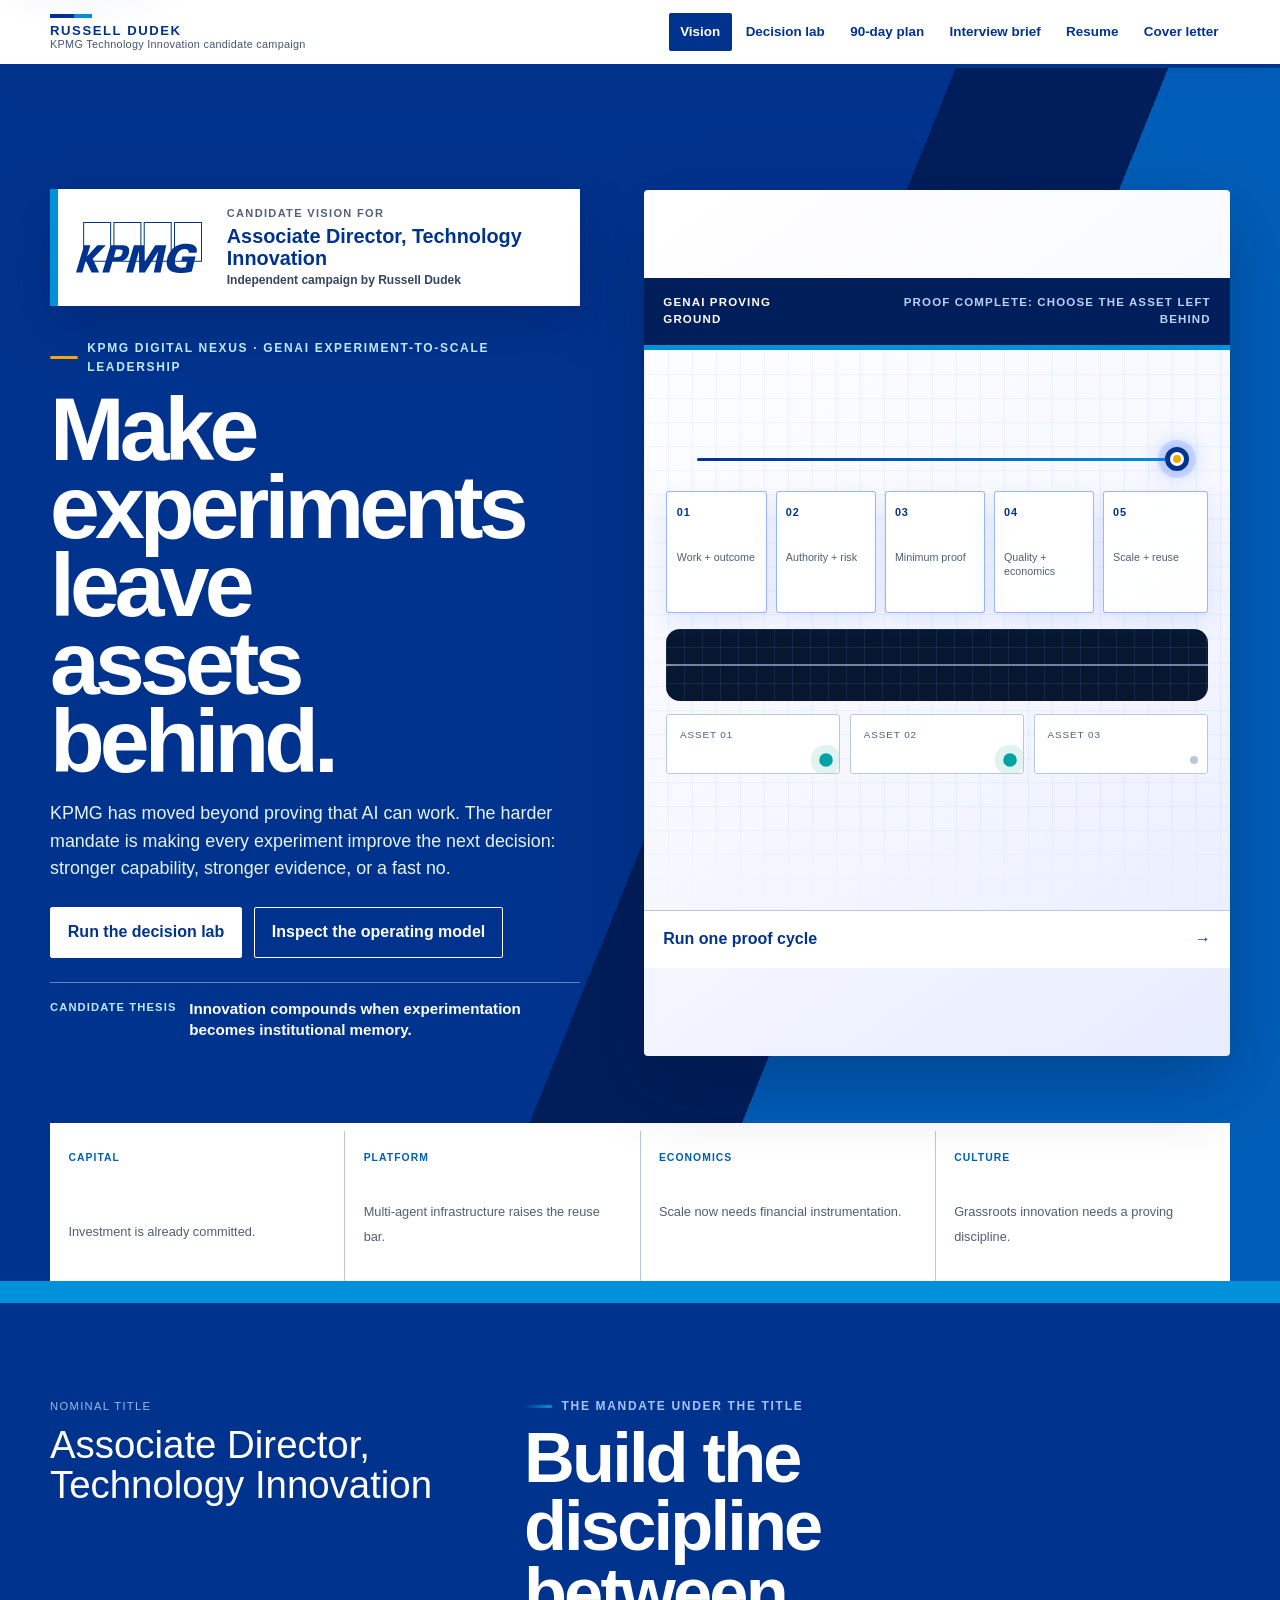
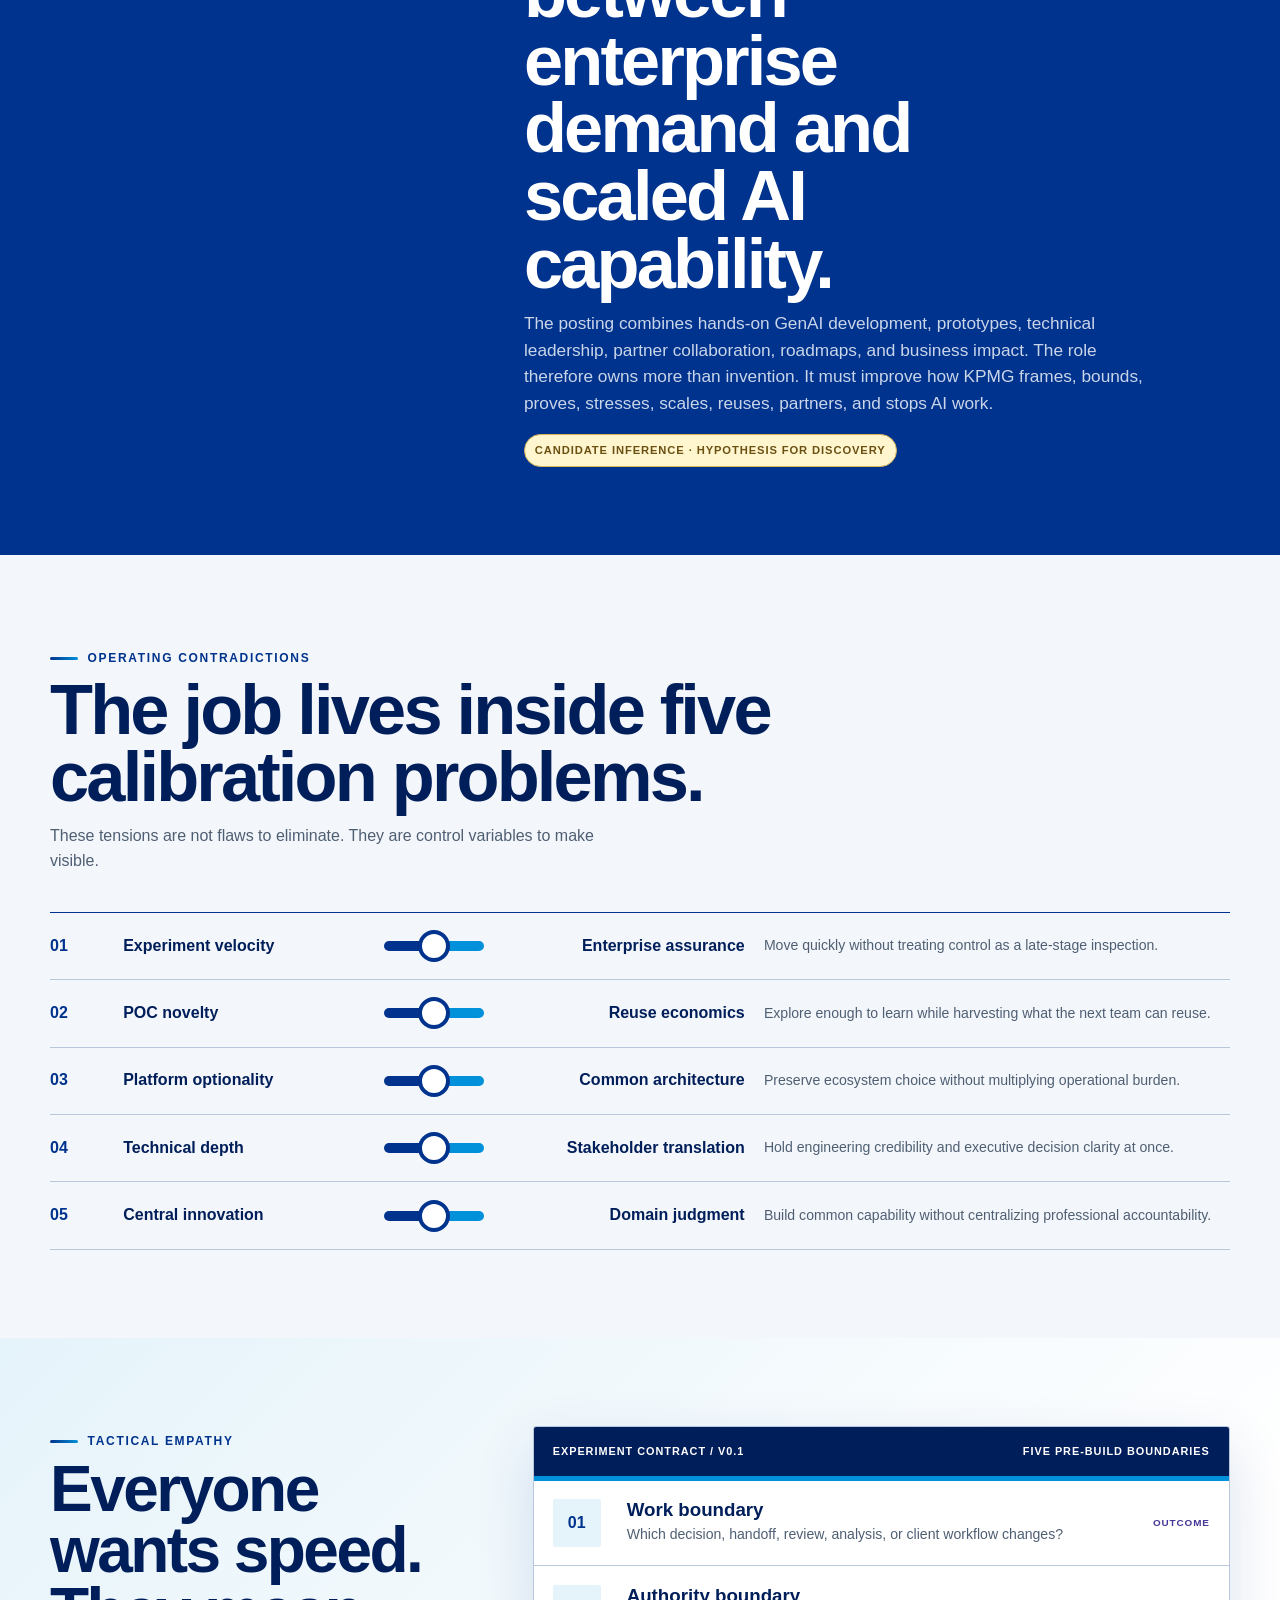
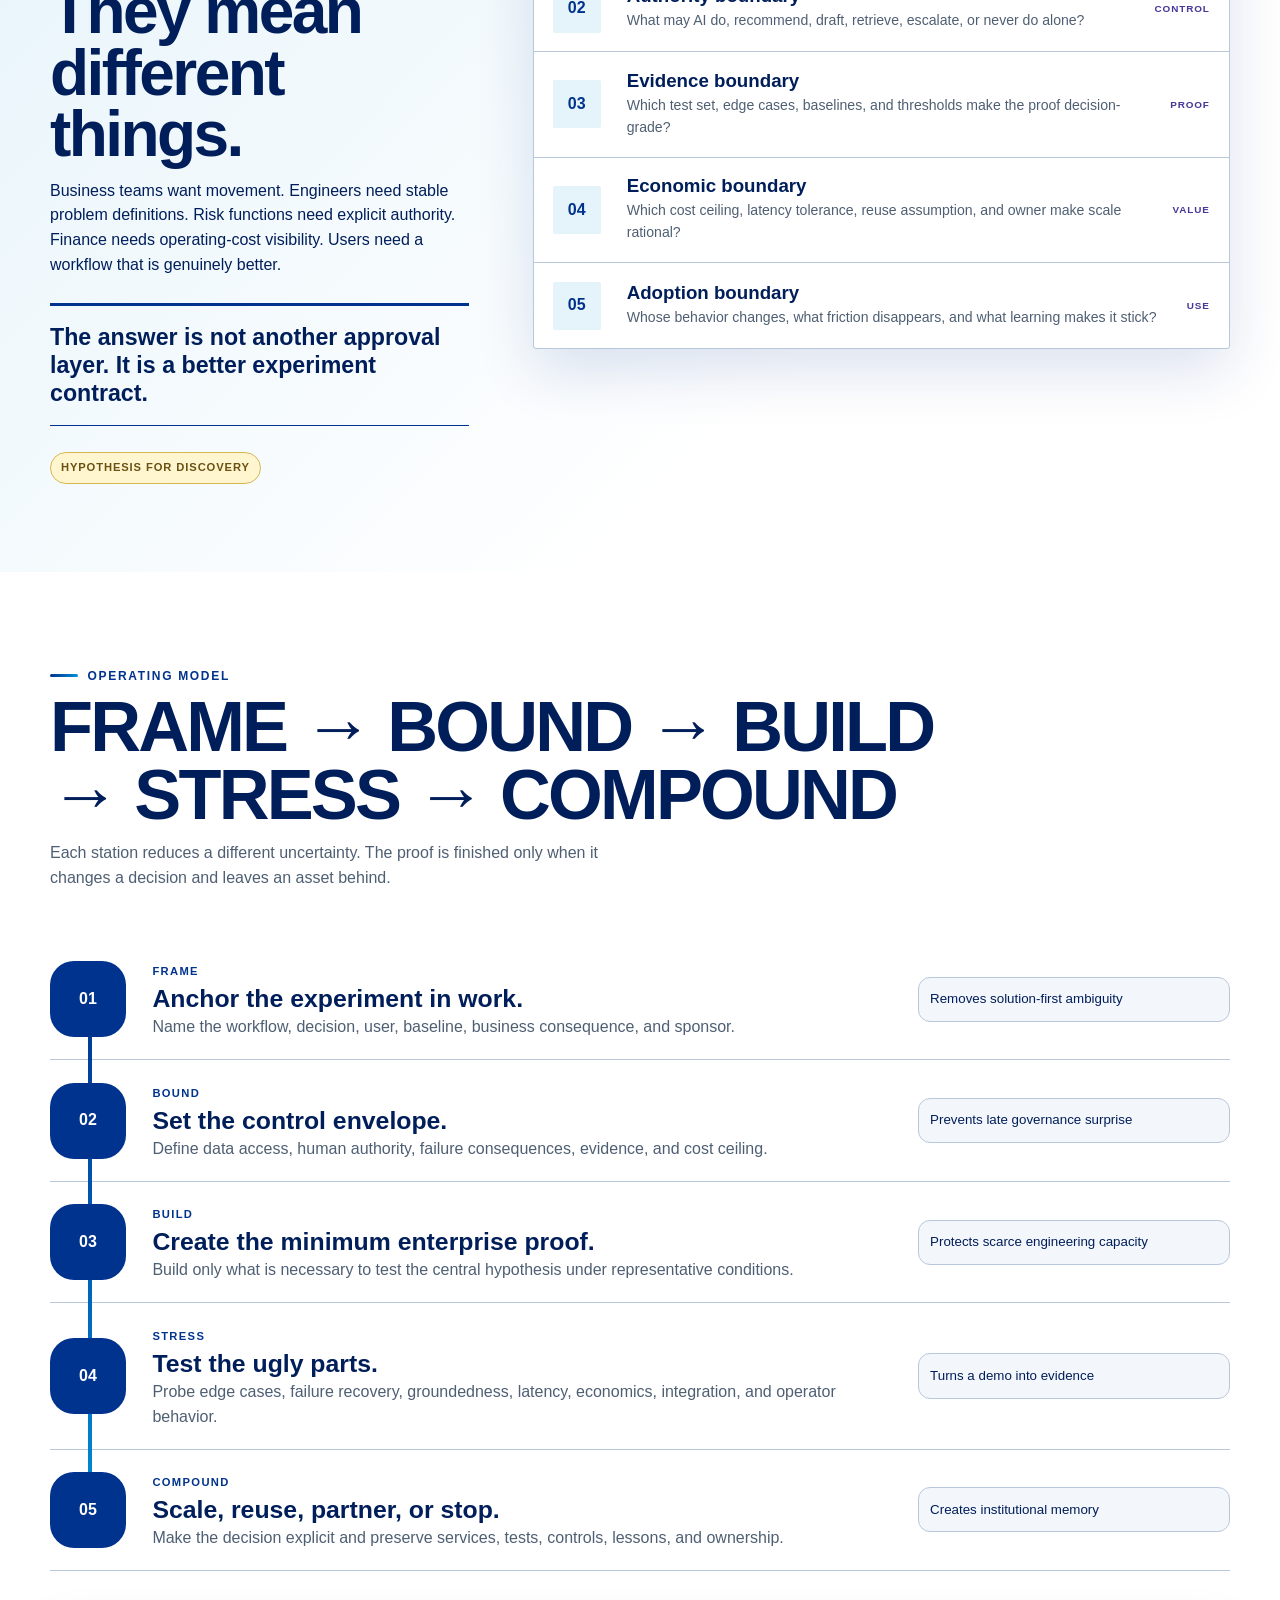
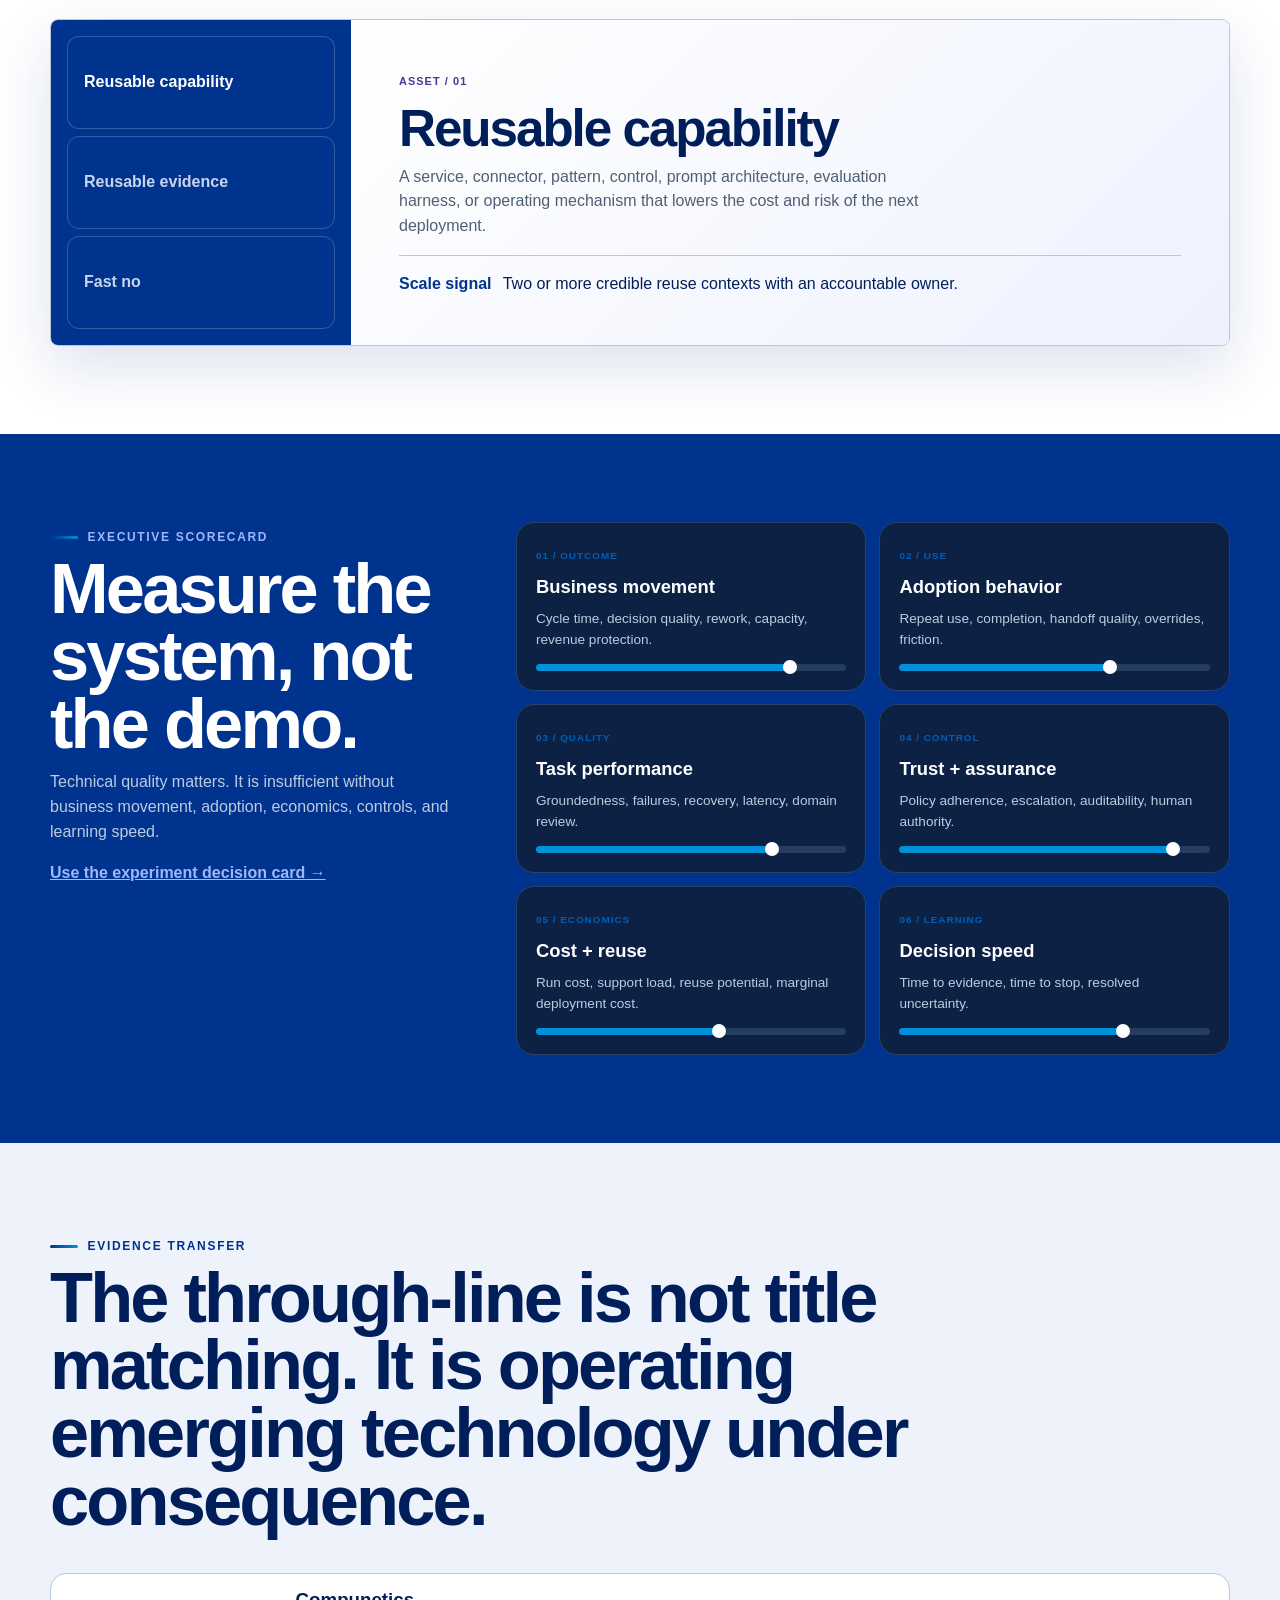
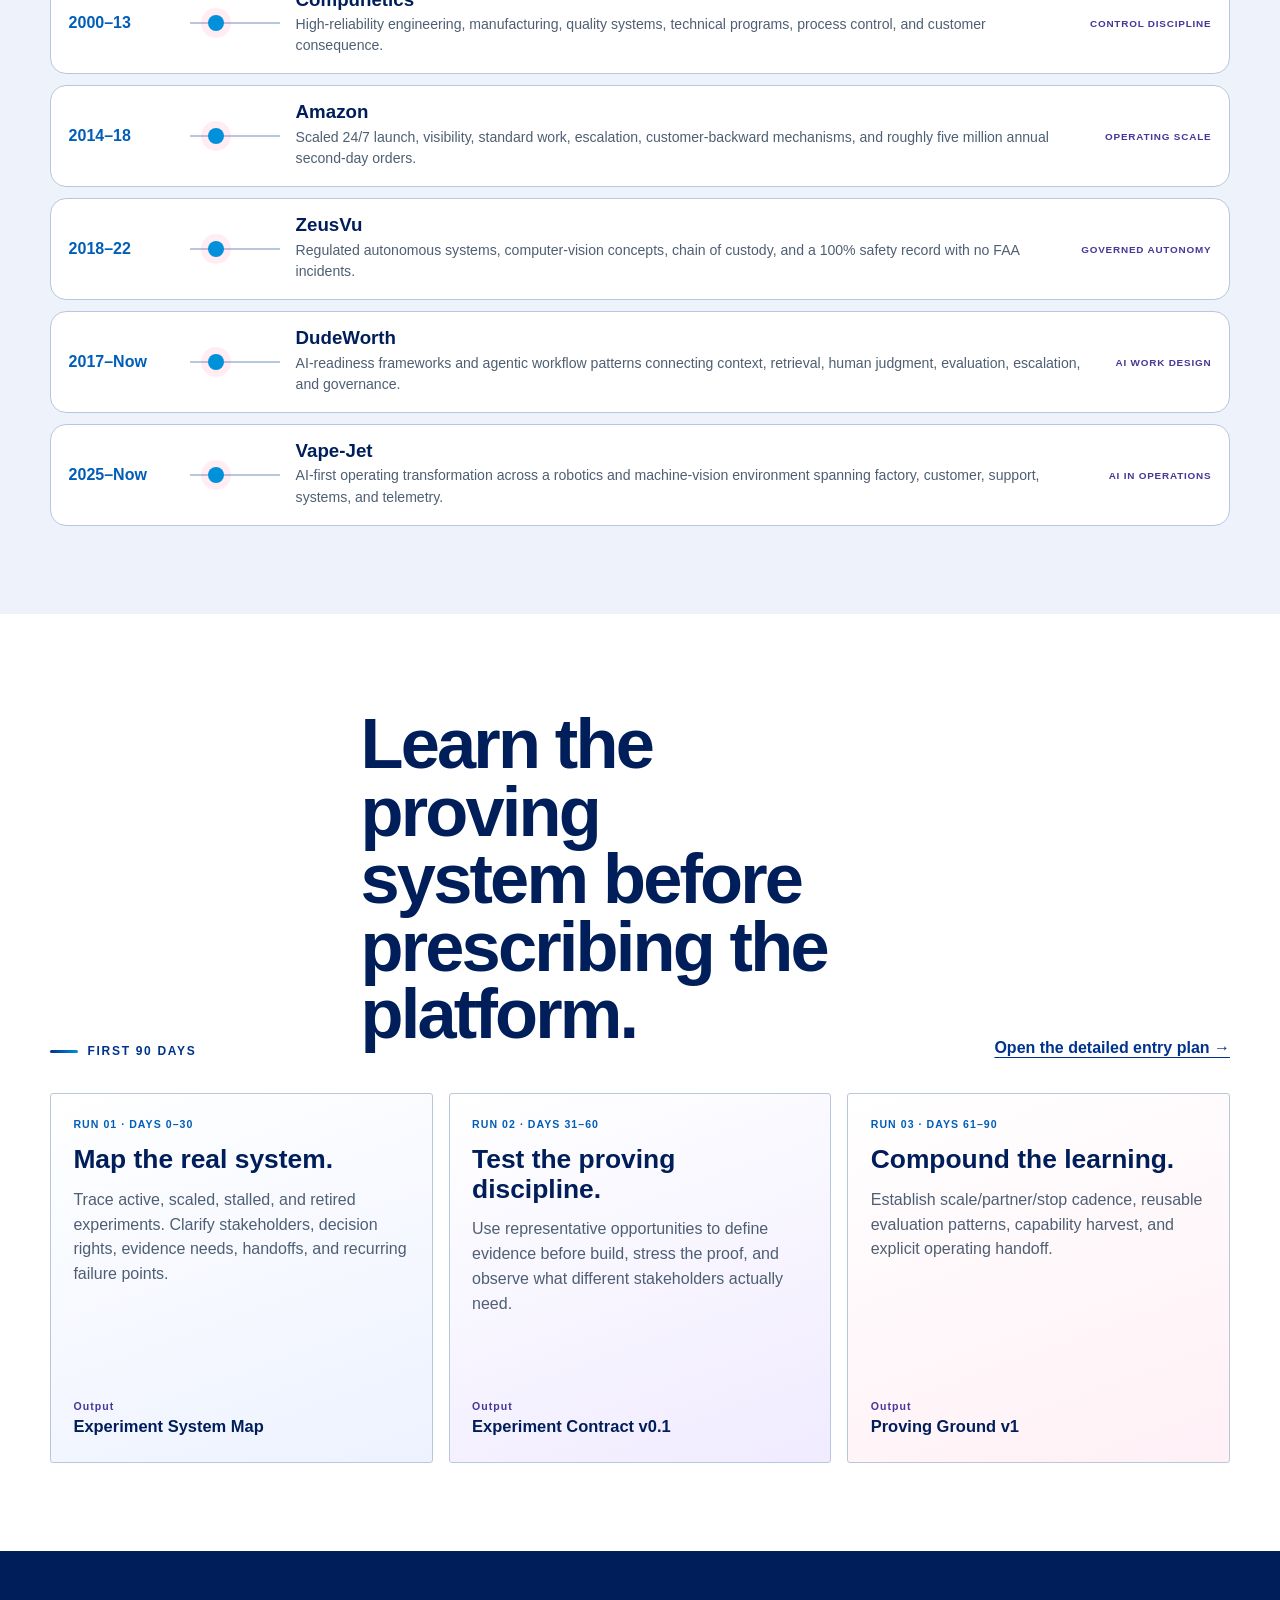
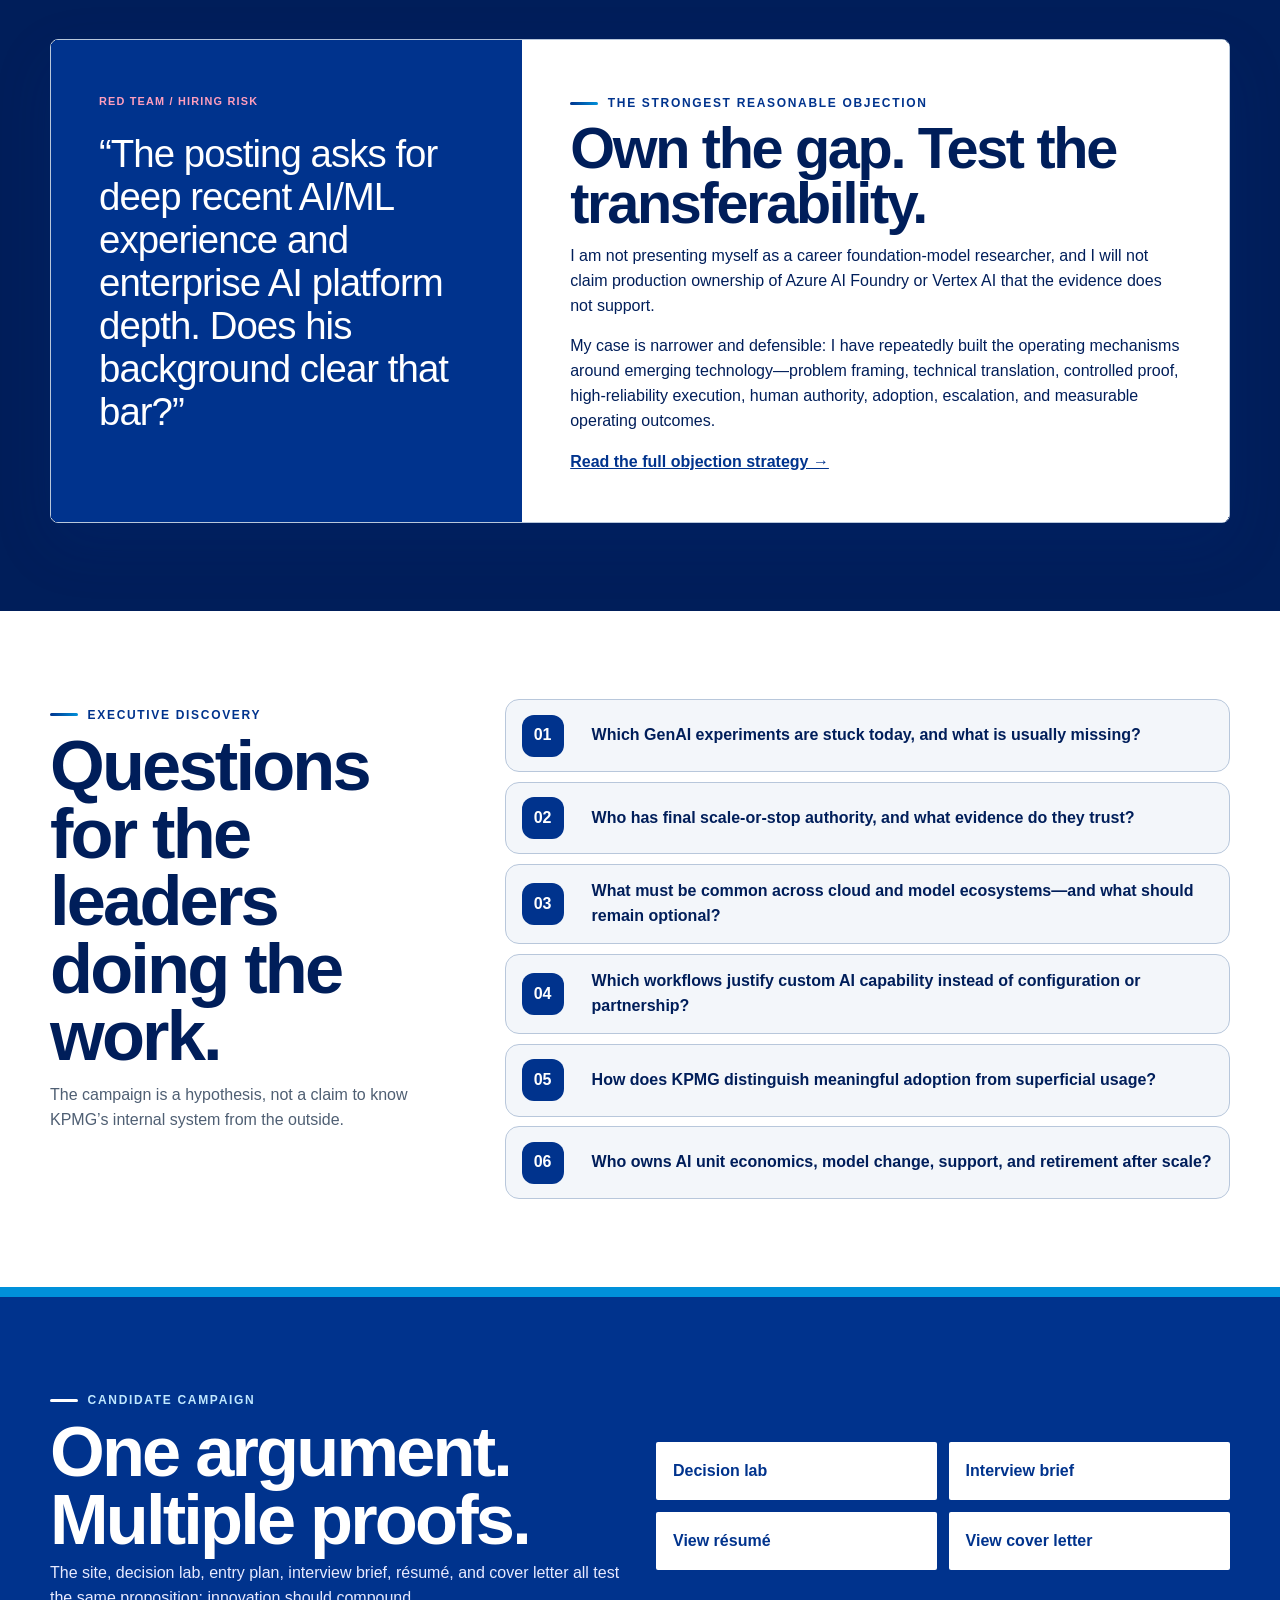
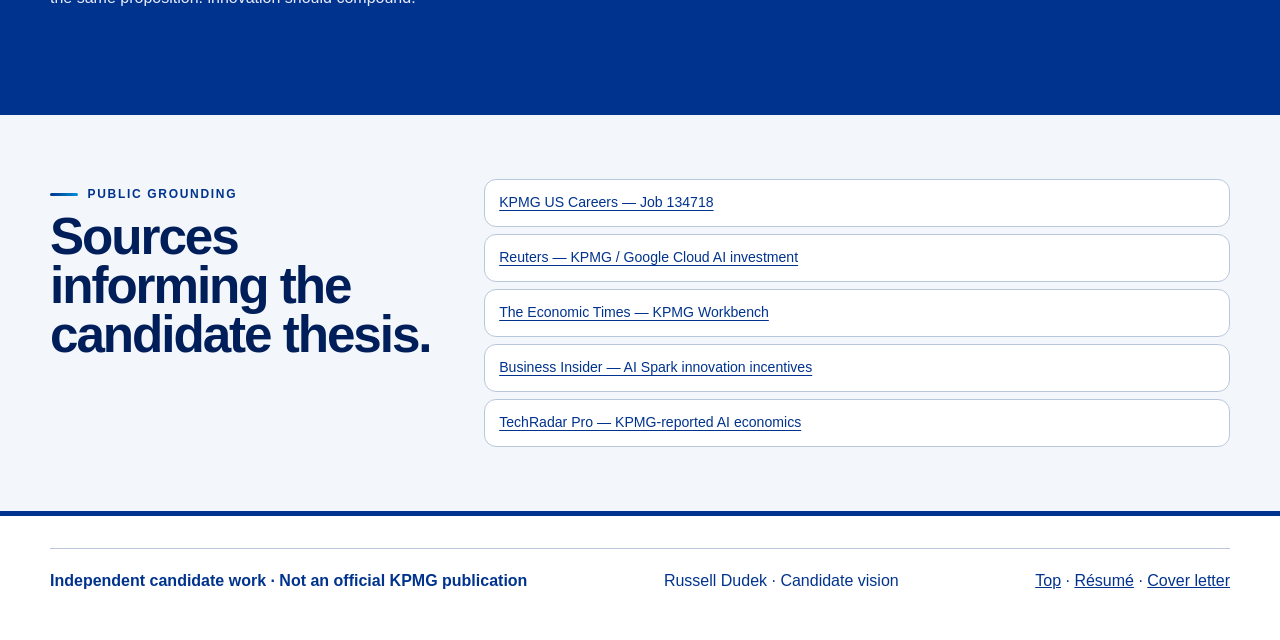
<file: index.html>
<!DOCTYPE html>

<html lang="en">
<head>
<meta charset="utf-8"/>
<meta content="width=device-width, initial-scale=1" name="viewport"/>
<meta content="Russell Dudek candidate vision for KPMG Associate Director, Technology Innovation." name="description"/>





<title>Russell Dudek | KPMG Technology Innovation Candidate Vision</title>
<link href="assets/brand/kpmg-logo.svg" rel="icon" type="image/svg+xml"/>
<link href="styles.css" rel="stylesheet"/>
<link href="brand-tokens.css" rel="stylesheet"/>
<link href="brand-fidelity.css" rel="stylesheet"/>
<link href="site-qa.css" rel="stylesheet"/></head>
<body class="kpmg-brand">
<a class="skip-link" href="#main">Skip to content</a>
<nav aria-label="Campaign navigation" class="site-nav"><a aria-label="Russell Dudek KPMG Technology Innovation candidate campaign" class="candidate-nav-brand" href="index.html"><strong>Russell Dudek</strong><small>KPMG Technology Innovation candidate campaign</small></a><button aria-controls="primary-nav" aria-expanded="false" class="nav-toggle" type="button"><span>Menu</span><i aria-hidden="true"></i></button><div class="nav-links" id="primary-nav"><a aria-current="page" href="index.html">Vision</a><a href="decision-lab.html">Decision lab</a><a href="90-day-plan.html">90-day plan</a><a href="interview-brief.html">Interview brief</a><a href="resume.html">Resume</a><a href="cover-letter.html">Cover letter</a></div></nav>
<main id="main">
<header class="hero">
<div class="hero-grid shell">
<div class="hero-copy">
<div class="company-lockup"><img alt="KPMG" src="assets/brand/kpmg-logo.svg"/><div><span>Candidate vision for</span><strong>Associate Director, Technology Innovation</strong><small>Independent campaign by Russell Dudek</small></div></div>
<span class="eyebrow">KPMG Digital Nexus · GenAI experiment-to-scale leadership</span>
<h1>Make experiments leave assets behind.</h1>
<p class="hero-lede">KPMG has moved beyond proving that AI can work. The harder mandate is making every experiment improve the next decision: stronger capability, stronger evidence, or a fast no.</p>
<div class="hero-actions"><a class="btn btn-primary" href="decision-lab.html">Run the decision lab</a><a class="btn btn-secondary" href="#system">Inspect the operating model</a></div>
<div class="hero-thesis"><span>Candidate thesis</span><strong>Innovation compounds when experimentation becomes institutional memory.</strong></div>
</div>
<section aria-labelledby="rig-title" class="proving-rig" data-proof-rig="">
<div class="rig-topline"><span id="rig-title">GenAI Proving Ground</span><span aria-live="polite" class="rig-status" data-rig-status="">Ready for a proof cycle</span></div>
<div class="rig-window">
<div aria-hidden="true" class="calibration-grid"></div>
<div aria-hidden="true" class="rig-track"><span class="track-line"></span><span class="specimen" data-specimen=""><i></i></span></div>
<ol aria-label="Experiment-to-scale sequence" class="rig-stations">
<li data-rig-stage="0"><b>01</b><span>FRAME</span><small>Work + outcome</small></li>
<li data-rig-stage="1"><b>02</b><span>BOUND</span><small>Authority + risk</small></li>
<li data-rig-stage="2"><b>03</b><span>BUILD</span><small>Minimum proof</small></li>
<li data-rig-stage="3"><b>04</b><span>STRESS</span><small>Quality + economics</small></li>
<li data-rig-stage="4"><b>05</b><span>COMPOUND</span><small>Scale + reuse</small></li>
</ol>
<div aria-hidden="true" class="rig-trace"><span></span><i></i></div>
<div aria-label="Valid experiment outputs" class="asset-bins"><div data-asset-bin="capability"><small>Asset 01</small><strong>Reusable capability</strong><span></span></div><div data-asset-bin="evidence"><small>Asset 02</small><strong>Reusable evidence</strong><span></span></div><div data-asset-bin="stop"><small>Asset 03</small><strong>Fast no</strong><span></span></div></div>
</div>
<button class="rig-run" data-rig-run="" type="button">Run one proof cycle <span aria-hidden="true">→</span></button>
</section>
</div>
<div aria-label="Current KPMG AI operating signals" class="moment-band shell">
<a href="https://www.reuters.com/technology/artificial-intelligence/kpmg-spend-100-million-ai-partnership-with-google-cloud-2024-11-20/"><span>Capital</span><strong>$100M Google Cloud AI expansion</strong><em>Investment is already committed.</em></a>
<a href="https://economictimes.indiatimes.com/tech/artificial-intelligence/kpmg-launches-multi-agent-ai-platform-workbench/articleshow/121930608.cms"><span>Platform</span><strong>KPMG Workbench</strong><em>Multi-agent infrastructure raises the reuse bar.</em></a>
<a href="https://www.techradar.com/pro/were-seeing-a-clear-divide-many-business-leaders-admit-they-only-have-a-limited-understanding-of-ai-budgets"><span>Economics</span><strong>35% have full AI cost visibility</strong><em>Scale now needs financial instrumentation.</em></a>
<a href="https://www.businessinsider.com/kpmg-ai-spark-awards-cash-prizes-for-employee-ai-innovation-2026-3"><span>Culture</span><strong>AI Spark rewards scalable ideas</strong><em>Grassroots innovation needs a proving discipline.</em></a>
</div>
</header>
<section aria-labelledby="mandate-title" class="mandate-section"><div class="shell mandate-grid"><div class="mandate-label"><span>Nominal title</span><strong>Associate Director,<br/>Technology Innovation</strong></div><div class="mandate-claim"><span class="eyebrow">The mandate under the title</span><h2 id="mandate-title">Build the discipline between enterprise demand and scaled AI capability.</h2><p>The posting combines hands-on GenAI development, prototypes, technical leadership, partner collaboration, roadmaps, and business impact. The role therefore owns more than invention. It must improve how KPMG frames, bounds, proves, stresses, scales, reuses, partners, and stops AI work.</p><span class="hypothesis">Candidate inference · hypothesis for discovery</span></div></div></section>
<section aria-labelledby="tensions-title" class="tensions-section"><div class="shell"><div class="section-kicker"><span class="eyebrow">Operating contradictions</span><h2 id="tensions-title">The job lives inside five calibration problems.</h2><p>These tensions are not flaws to eliminate. They are control variables to make visible.</p></div><div class="balance-board"><article><span>01</span><div><b>Experiment velocity</b><i></i><b>Enterprise assurance</b></div><p>Move quickly without treating control as a late-stage inspection.</p></article><article><span>02</span><div><b>POC novelty</b><i></i><b>Reuse economics</b></div><p>Explore enough to learn while harvesting what the next team can reuse.</p></article><article><span>03</span><div><b>Platform optionality</b><i></i><b>Common architecture</b></div><p>Preserve ecosystem choice without multiplying operational burden.</p></article><article><span>04</span><div><b>Technical depth</b><i></i><b>Stakeholder translation</b></div><p>Hold engineering credibility and executive decision clarity at once.</p></article><article><span>05</span><div><b>Central innovation</b><i></i><b>Domain judgment</b></div><p>Build common capability without centralizing professional accountability.</p></article></div></div></section>
<section aria-labelledby="boundary-title" class="boundary-section"><div class="shell boundary-layout"><div class="boundary-intro"><span class="eyebrow">Tactical empathy</span><h2 id="boundary-title">Everyone wants speed. They mean different things.</h2><p>Business teams want movement. Engineers need stable problem definitions. Risk functions need explicit authority. Finance needs operating-cost visibility. Users need a workflow that is genuinely better.</p><blockquote>The answer is not another approval layer. It is a better experiment contract.</blockquote><span class="hypothesis">Hypothesis for discovery</span></div><div aria-label="Five boundaries to define before build" class="boundary-sheet"><div class="sheet-head"><span>Experiment Contract / v0.1</span><span>Five pre-build boundaries</span></div><article><b>01</b><div><h3>Work boundary</h3><p>Which decision, handoff, review, analysis, or client workflow changes?</p></div><span>OUTCOME</span></article><article><b>02</b><div><h3>Authority boundary</h3><p>What may AI do, recommend, draft, retrieve, escalate, or never do alone?</p></div><span>CONTROL</span></article><article><b>03</b><div><h3>Evidence boundary</h3><p>Which test set, edge cases, baselines, and thresholds make the proof decision-grade?</p></div><span>PROOF</span></article><article><b>04</b><div><h3>Economic boundary</h3><p>Which cost ceiling, latency tolerance, reuse assumption, and owner make scale rational?</p></div><span>VALUE</span></article><article><b>05</b><div><h3>Adoption boundary</h3><p>Whose behavior changes, what friction disappears, and what learning makes it stick?</p></div><span>USE</span></article></div></div></section>
<section aria-labelledby="system-title" class="system-section" id="system"><div class="shell"><div class="system-heading"><span class="eyebrow">Operating model</span><h2 id="system-title">FRAME → BOUND → BUILD → STRESS → COMPOUND</h2><p>Each station reduces a different uncertainty. The proof is finished only when it changes a decision and leaves an asset behind.</p></div><div class="system-log"><div aria-hidden="true" class="system-line"><span data-system-progress=""></span></div><article><b>01</b><div><span>FRAME</span><h3>Anchor the experiment in work.</h3><p>Name the workflow, decision, user, baseline, business consequence, and sponsor.</p></div><small>Removes solution-first ambiguity</small></article><article><b>02</b><div><span>BOUND</span><h3>Set the control envelope.</h3><p>Define data access, human authority, failure consequences, evidence, and cost ceiling.</p></div><small>Prevents late governance surprise</small></article><article><b>03</b><div><span>BUILD</span><h3>Create the minimum enterprise proof.</h3><p>Build only what is necessary to test the central hypothesis under representative conditions.</p></div><small>Protects scarce engineering capacity</small></article><article><b>04</b><div><span>STRESS</span><h3>Test the ugly parts.</h3><p>Probe edge cases, failure recovery, groundedness, latency, economics, integration, and operator behavior.</p></div><small>Turns a demo into evidence</small></article><article><b>05</b><div><span>COMPOUND</span><h3>Scale, reuse, partner, or stop.</h3><p>Make the decision explicit and preserve services, tests, controls, lessons, and ownership.</p></div><small>Creates institutional memory</small></article></div><div class="outcome-console" data-outcome-console=""><div aria-label="Valid experiment outputs" class="outcome-tabs" role="tablist"><button aria-selected="true" data-outcome="capability" role="tab">Reusable capability</button><button aria-selected="false" data-outcome="evidence" role="tab">Reusable evidence</button><button aria-selected="false" data-outcome="stop" role="tab">Fast no</button></div><div class="outcome-display" role="tabpanel" tabindex="0"><span data-outcome-code="">ASSET / 01</span><h3 data-outcome-title="">Reusable capability</h3><p data-outcome-copy="">A service, connector, pattern, control, prompt architecture, evaluation harness, or operating mechanism that lowers the cost and risk of the next deployment.</p><div data-outcome-proof=""><b>Scale signal</b><span>Two or more credible reuse contexts with an accountable owner.</span></div></div></div></div></section>
<section aria-labelledby="scorecard-title" class="scorecard-section"><div class="shell scorecard-layout"><div class="scorecard-intro"><span class="eyebrow">Executive scorecard</span><h2 id="scorecard-title">Measure the system, not the demo.</h2><p>Technical quality matters. It is insufficient without business movement, adoption, economics, controls, and learning speed.</p><a href="decision-lab.html">Use the experiment decision card →</a></div><div class="instrument-panel"><article><span>01 / OUTCOME</span><strong>Business movement</strong><p>Cycle time, decision quality, rework, capacity, revenue protection.</p><i style="--level:82%"></i></article><article><span>02 / USE</span><strong>Adoption behavior</strong><p>Repeat use, completion, handoff quality, overrides, friction.</p><i style="--level:68%"></i></article><article><span>03 / QUALITY</span><strong>Task performance</strong><p>Groundedness, failures, recovery, latency, domain review.</p><i style="--level:76%"></i></article><article><span>04 / CONTROL</span><strong>Trust + assurance</strong><p>Policy adherence, escalation, auditability, human authority.</p><i style="--level:88%"></i></article><article><span>05 / ECONOMICS</span><strong>Cost + reuse</strong><p>Run cost, support load, reuse potential, marginal deployment cost.</p><i style="--level:59%"></i></article><article><span>06 / LEARNING</span><strong>Decision speed</strong><p>Time to evidence, time to stop, resolved uncertainty.</p><i style="--level:72%"></i></article></div></div></section>
<section aria-labelledby="evidence-title" class="evidence-section"><div class="shell"><div class="section-kicker"><span class="eyebrow">Evidence transfer</span><h2 id="evidence-title">The through-line is not title matching. It is operating emerging technology under consequence.</h2></div><div class="evidence-traces"><article><span class="trace-year">2000–13</span><div class="trace-line"><i></i></div><div><h3>Compunetics</h3><p>High-reliability engineering, manufacturing, quality systems, technical programs, process control, and customer consequence.</p></div><b>CONTROL DISCIPLINE</b></article><article><span class="trace-year">2014–18</span><div class="trace-line"><i></i></div><div><h3>Amazon</h3><p>Scaled 24/7 launch, visibility, standard work, escalation, customer-backward mechanisms, and roughly five million annual second-day orders.</p></div><b>OPERATING SCALE</b></article><article><span class="trace-year">2018–22</span><div class="trace-line"><i></i></div><div><h3>ZeusVu</h3><p>Regulated autonomous systems, computer-vision concepts, chain of custody, and a 100% safety record with no FAA incidents.</p></div><b>GOVERNED AUTONOMY</b></article><article><span class="trace-year">2017–Now</span><div class="trace-line"><i></i></div><div><h3>DudeWorth</h3><p>AI-readiness frameworks and agentic workflow patterns connecting context, retrieval, human judgment, evaluation, escalation, and governance.</p></div><b>AI WORK DESIGN</b></article><article><span class="trace-year">2025–Now</span><div class="trace-line"><i></i></div><div><h3>Vape-Jet</h3><p>AI-first operating transformation across a robotics and machine-vision environment spanning factory, customer, support, systems, and telemetry.</p></div><b>AI IN OPERATIONS</b></article></div></div></section>
<section aria-labelledby="entry-title" class="entry-section"><div class="shell"><div class="entry-heading"><span class="eyebrow">First 90 days</span><h2 id="entry-title">Learn the proving system before prescribing the platform.</h2><a class="text-link" href="90-day-plan.html">Open the detailed entry plan →</a></div><div class="entry-runs"><article><span>RUN 01 · DAYS 0–30</span><h3>Map the real system.</h3><p>Trace active, scaled, stalled, and retired experiments. Clarify stakeholders, decision rights, evidence needs, handoffs, and recurring failure points.</p><b>Output</b><strong>Experiment System Map</strong></article><article><span>RUN 02 · DAYS 31–60</span><h3>Test the proving discipline.</h3><p>Use representative opportunities to define evidence before build, stress the proof, and observe what different stakeholders actually need.</p><b>Output</b><strong>Experiment Contract v0.1</strong></article><article><span>RUN 03 · DAYS 61–90</span><h3>Compound the learning.</h3><p>Establish scale/partner/stop cadence, reusable evaluation patterns, capability harvest, and explicit operating handoff.</p><b>Output</b><strong>Proving Ground v1</strong></article></div></div></section>
<section aria-labelledby="objection-title" class="objection-section"><div class="shell objection-grid"><div class="red-team"><span>RED TEAM / HIRING RISK</span><blockquote>“The posting asks for deep recent AI/ML experience and enterprise AI platform depth. Does his background clear that bar?”</blockquote></div><div class="objection-answer"><span class="eyebrow">The strongest reasonable objection</span><h2 id="objection-title">Own the gap. Test the transferability.</h2><p>I am not presenting myself as a career foundation-model researcher, and I will not claim production ownership of Azure AI Foundry or Vertex AI that the evidence does not support.</p><p>My case is narrower and defensible: I have repeatedly built the operating mechanisms around emerging technology—problem framing, technical translation, controlled proof, high-reliability execution, human authority, adoption, escalation, and measurable operating outcomes.</p><a href="interview-brief.html">Read the full objection strategy →</a></div></div></section>
<section aria-labelledby="questions-title" class="questions-section"><div class="shell questions-grid"><div><span class="eyebrow">Executive discovery</span><h2 id="questions-title">Questions for the leaders doing the work.</h2><p>The campaign is a hypothesis, not a claim to know KPMG’s internal system from the outside.</p></div><ol class="question-checks"><li><span>01</span><p>Which GenAI experiments are stuck today, and what is usually missing?</p></li><li><span>02</span><p>Who has final scale-or-stop authority, and what evidence do they trust?</p></li><li><span>03</span><p>What must be common across cloud and model ecosystems—and what should remain optional?</p></li><li><span>04</span><p>Which workflows justify custom AI capability instead of configuration or partnership?</p></li><li><span>05</span><p>How does KPMG distinguish meaningful adoption from superficial usage?</p></li><li><span>06</span><p>Who owns AI unit economics, model change, support, and retirement after scale?</p></li></ol></div></section>
<section class="final-cta"><div class="shell final-grid"><div><span class="eyebrow">Candidate campaign</span><h2>One argument. Multiple proofs.</h2><p>The site, decision lab, entry plan, interview brief, résumé, and cover letter all test the same proposition: innovation should compound.</p></div><div class="final-links"><a href="decision-lab.html">Decision lab</a><a href="interview-brief.html">Interview brief</a><a href="resume.html">View résumé</a><a href="cover-letter.html">View cover letter</a></div></div></section>
<section aria-labelledby="sources-title" class="sources-section"><div class="shell sources-grid"><div><span class="eyebrow">Public grounding</span><h2 id="sources-title">Sources informing the candidate thesis.</h2></div><div class="source-list"><a href="https://www.kpmguscareers.com/jobdetail/?jobId=134718-B&amp;srcCat=Job+Boards&amp;specSrc=LinkedIn">KPMG US Careers — Job 134718</a><a href="https://www.reuters.com/technology/artificial-intelligence/kpmg-spend-100-million-ai-partnership-with-google-cloud-2024-11-20/">Reuters — KPMG / Google Cloud AI investment</a><a href="https://economictimes.indiatimes.com/tech/artificial-intelligence/kpmg-launches-multi-agent-ai-platform-workbench/articleshow/121930608.cms">The Economic Times — KPMG Workbench</a><a href="https://www.businessinsider.com/kpmg-ai-spark-awards-cash-prizes-for-employee-ai-innovation-2026-3">Business Insider — AI Spark innovation incentives</a><a href="https://www.techradar.com/pro/were-seeing-a-clear-divide-many-business-leaders-admit-they-only-have-a-limited-understanding-of-ai-budgets">TechRadar Pro — KPMG-reported AI economics</a></div></div></section>
</main>
<footer class="site-footer"><div class="shell"><span class="independent-note">Independent candidate work · Not an official KPMG publication</span><span>Russell Dudek · Candidate vision</span><span><a href="index.html">Top</a> · <a href="resume.html">Résumé</a> · <a href="cover-letter.html">Cover letter</a></span></div></footer>
<script defer="" src="app.js"></script>
</body>
</html>
</file>
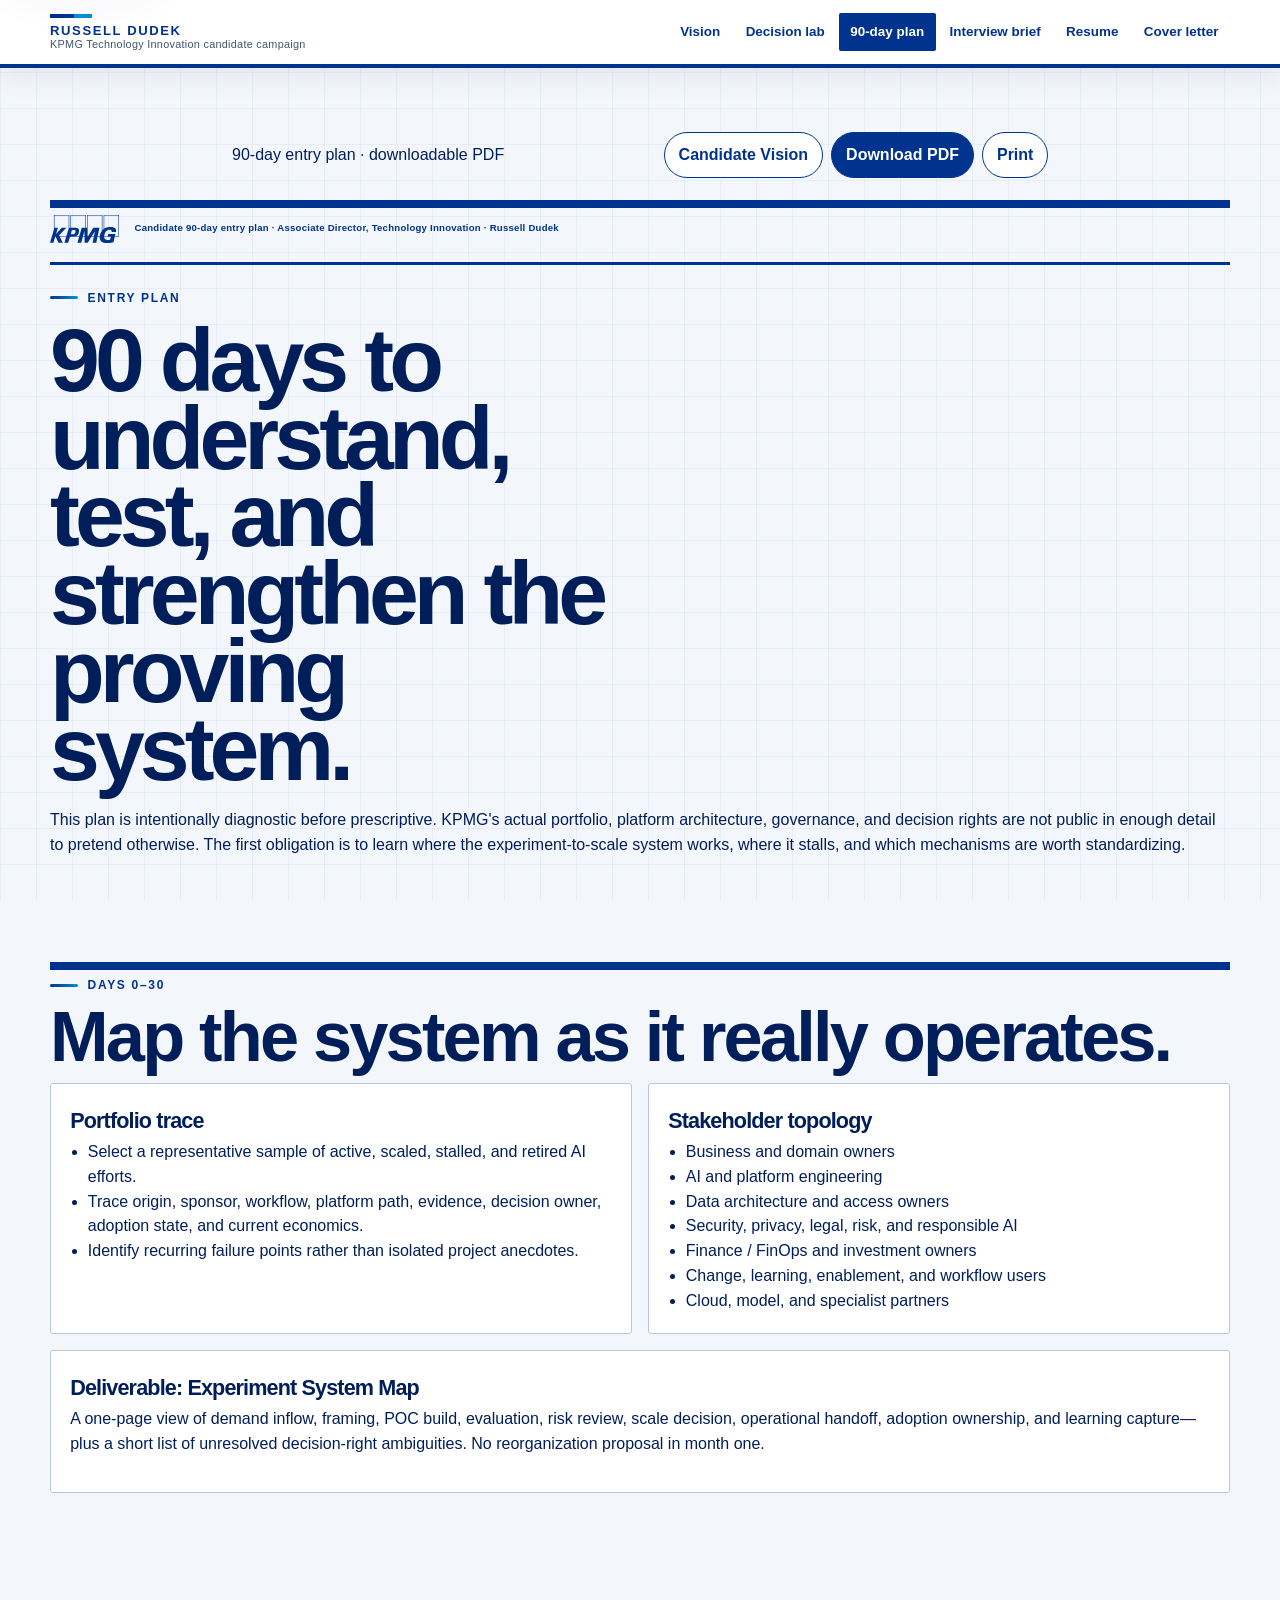
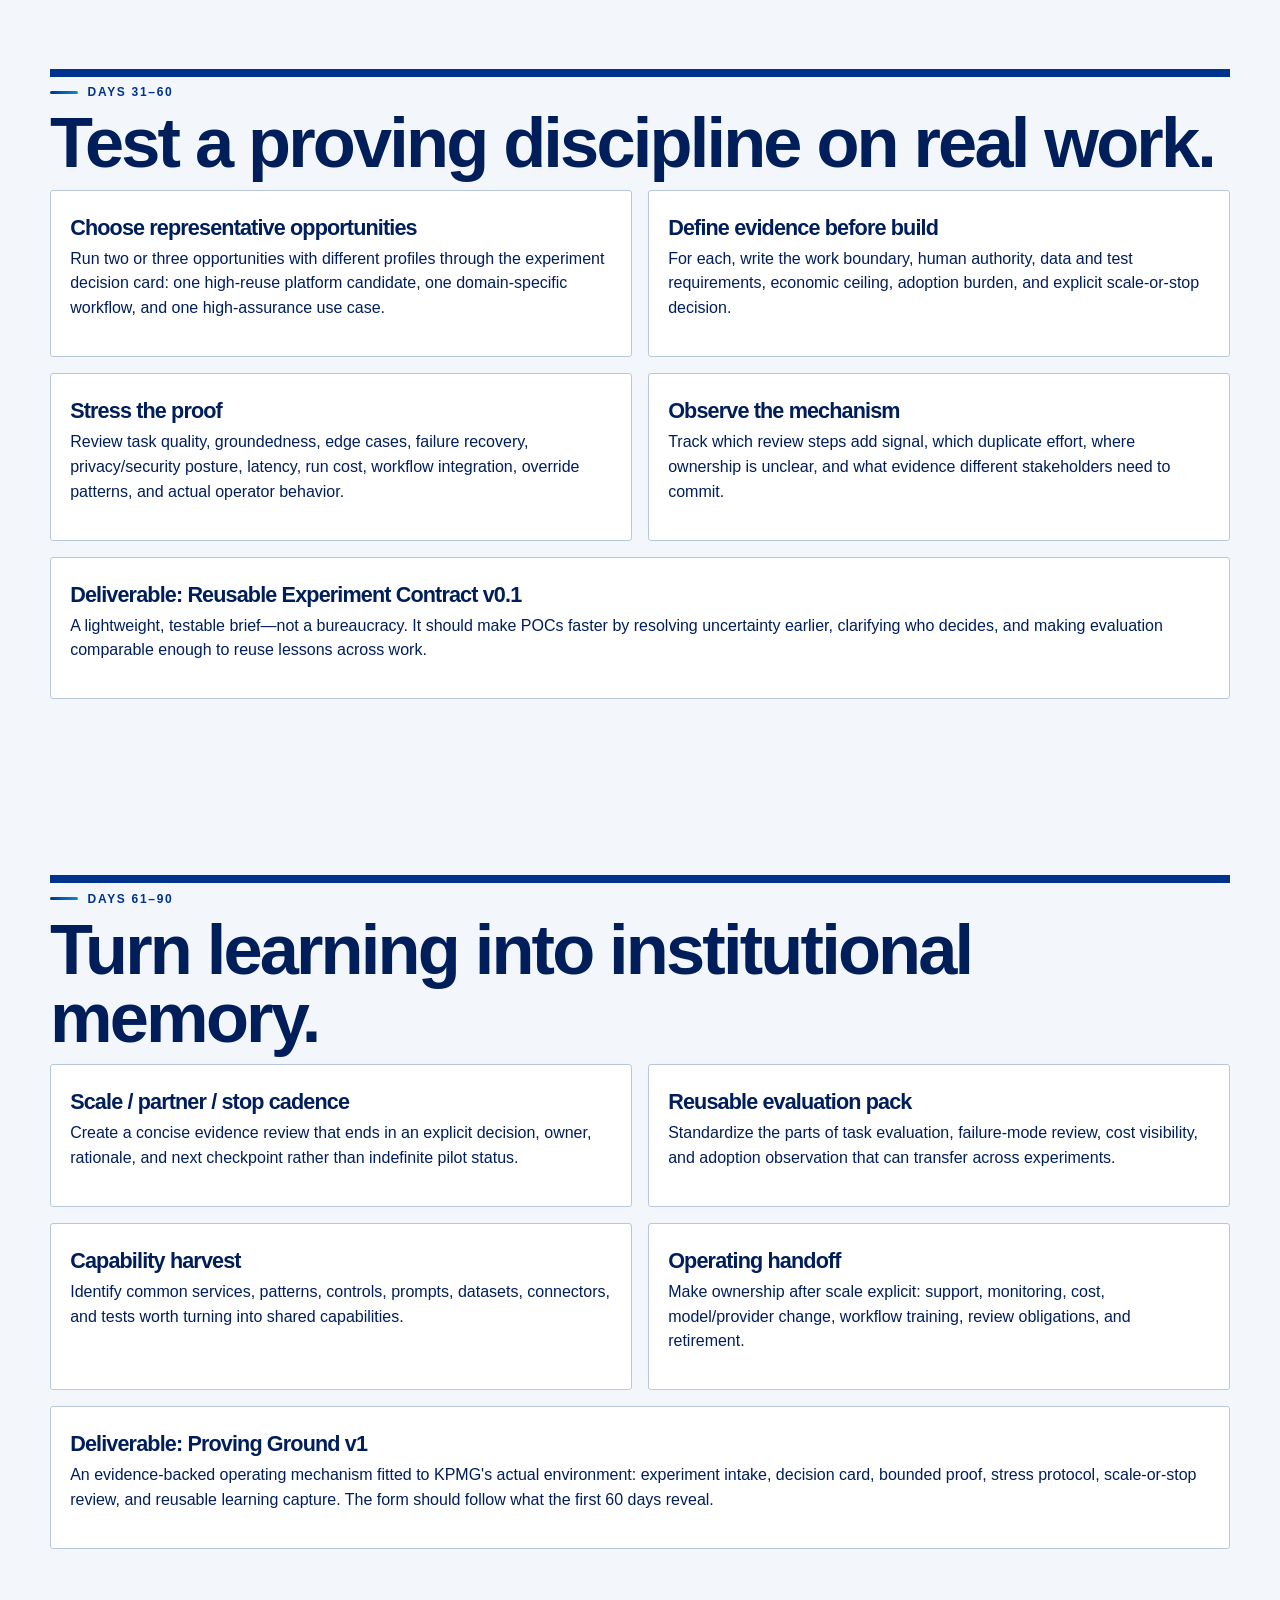
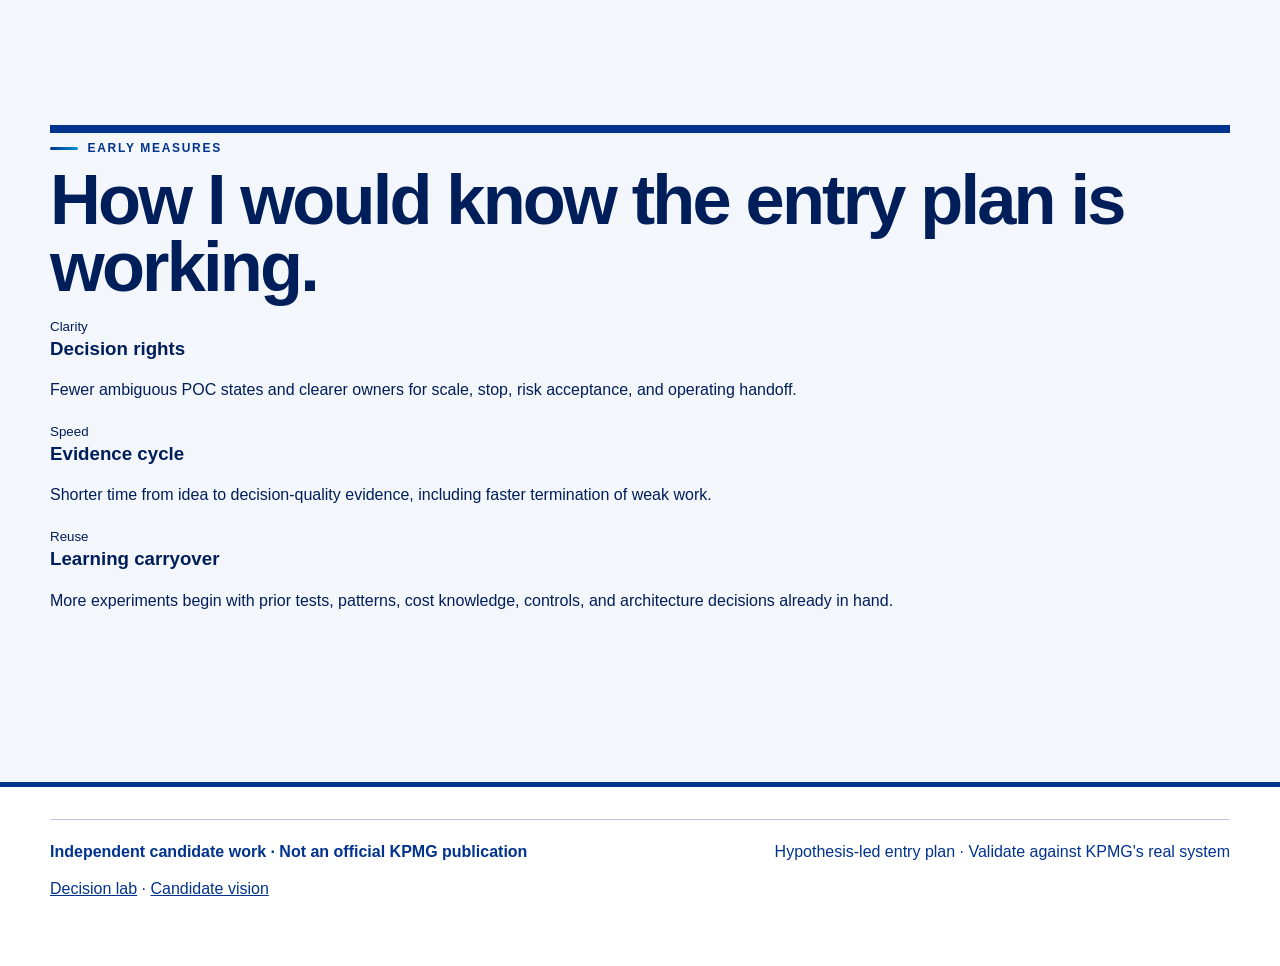
<file: 90-day-plan.html>
<!DOCTYPE html>

<html lang="en">
<head><meta charset="utf-8"/><meta content="width=device-width, initial-scale=1" name="viewport"/><meta content="First 90-day entry plan for KPMG Associate Director, Technology Innovation candidate campaign." name="description"/><title>90-Day Entry Plan | Russell Dudek</title><link href="styles.css" rel="stylesheet"/><link href="brand-tokens.css" rel="stylesheet"/><link href="assets/brand/kpmg-logo.svg" rel="icon" type="image/svg+xml"/><link href="brand-fidelity.css" rel="stylesheet"/><link href="document-brand.css" rel="stylesheet"/><link href="site-qa.css" rel="stylesheet"/></head>
<body class="kpmg-brand plan-report report-body">
<a class="skip-link" href="#main">Skip to content</a>
<nav aria-label="Campaign navigation" class="site-nav"><a aria-label="Russell Dudek KPMG Technology Innovation candidate campaign" class="candidate-nav-brand" href="index.html"><strong>Russell Dudek</strong><small>KPMG Technology Innovation candidate campaign</small></a><button aria-controls="primary-nav" aria-expanded="false" class="nav-toggle" type="button"><span>Menu</span><i aria-hidden="true"></i></button><div class="nav-links" id="primary-nav"><a href="index.html">Vision</a><a href="decision-lab.html">Decision lab</a><a aria-current="page" href="90-day-plan.html">90-day plan</a><a href="interview-brief.html">Interview brief</a><a href="resume.html">Resume</a><a href="cover-letter.html">Cover letter</a></div></nav>
<main class="brief-page" id="main"><div class="shell"><div class="print-actions report-actions"><span>90-day entry plan · downloadable PDF</span><span class="document-action-group"><a href="index.html">Candidate Vision</a><a class="download-link" download="" href="docs/Russell-Dudek-KPMG-90-Day-Plan.pdf">Download PDF</a><button onclick="window.print()" type="button">Print</button></span></div>
<div class="section-head"><div class="report-brandline"><img alt="KPMG" src="assets/brand/kpmg-logo.svg"/><span>Candidate 90-day entry plan · Associate Director, Technology Innovation · Russell Dudek</span></div><span class="eyebrow">Entry plan</span><h1 style="max-width:12ch;font-size:clamp(3rem,7vw,6rem)">90 days to understand, test, and strengthen the proving system.</h1><p>This plan is intentionally diagnostic before prescriptive. KPMG's actual portfolio, platform architecture, governance, and decision rights are not public in enough detail to pretend otherwise. The first obligation is to learn where the experiment-to-scale system works, where it stalls, and which mechanisms are worth standardizing.</p></div>
<section aria-labelledby="p1"><div class="section-head"><span class="eyebrow">Days 0–30</span><h2 id="p1">Map the system as it really operates.</h2></div><div class="brief-grid">
<article class="brief-card"><h2>Portfolio trace</h2><ul><li>Select a representative sample of active, scaled, stalled, and retired AI efforts.</li><li>Trace origin, sponsor, workflow, platform path, evidence, decision owner, adoption state, and current economics.</li><li>Identify recurring failure points rather than isolated project anecdotes.</li></ul></article>
<article class="brief-card"><h2>Stakeholder topology</h2><ul><li>Business and domain owners</li><li>AI and platform engineering</li><li>Data architecture and access owners</li><li>Security, privacy, legal, risk, and responsible AI</li><li>Finance / FinOps and investment owners</li><li>Change, learning, enablement, and workflow users</li><li>Cloud, model, and specialist partners</li></ul></article>
<article class="brief-card wide"><h2>Deliverable: Experiment System Map</h2><p>A one-page view of demand inflow, framing, POC build, evaluation, risk review, scale decision, operational handoff, adoption ownership, and learning capture—plus a short list of unresolved decision-right ambiguities. No reorganization proposal in month one.</p></article>
</div></section>
<section aria-labelledby="p2" class="print-break-before"><div class="report-continuation"><img alt="KPMG" src="assets/brand/kpmg-logo.svg"/><span>90-day entry plan · Russell Dudek</span><b>Page 2 of 2</b></div><div class="section-head"><span class="eyebrow">Days 31–60</span><h2 id="p2">Test a proving discipline on real work.</h2></div><div class="brief-grid">
<article class="brief-card"><h2>Choose representative opportunities</h2><p>Run two or three opportunities with different profiles through the experiment decision card: one high-reuse platform candidate, one domain-specific workflow, and one high-assurance use case.</p></article>
<article class="brief-card"><h2>Define evidence before build</h2><p>For each, write the work boundary, human authority, data and test requirements, economic ceiling, adoption burden, and explicit scale-or-stop decision.</p></article>
<article class="brief-card"><h2>Stress the proof</h2><p>Review task quality, groundedness, edge cases, failure recovery, privacy/security posture, latency, run cost, workflow integration, override patterns, and actual operator behavior.</p></article>
<article class="brief-card"><h2>Observe the mechanism</h2><p>Track which review steps add signal, which duplicate effort, where ownership is unclear, and what evidence different stakeholders need to commit.</p></article>
<article class="brief-card wide"><h2>Deliverable: Reusable Experiment Contract v0.1</h2><p>A lightweight, testable brief—not a bureaucracy. It should make POCs faster by resolving uncertainty earlier, clarifying who decides, and making evaluation comparable enough to reuse lessons across work.</p></article>
</div></section>
<section aria-labelledby="p3"><div class="section-head"><span class="eyebrow">Days 61–90</span><h2 id="p3">Turn learning into institutional memory.</h2></div><div class="brief-grid">
<article class="brief-card"><h2>Scale / partner / stop cadence</h2><p>Create a concise evidence review that ends in an explicit decision, owner, rationale, and next checkpoint rather than indefinite pilot status.</p></article>
<article class="brief-card"><h2>Reusable evaluation pack</h2><p>Standardize the parts of task evaluation, failure-mode review, cost visibility, and adoption observation that can transfer across experiments.</p></article>
<article class="brief-card"><h2>Capability harvest</h2><p>Identify common services, patterns, controls, prompts, datasets, connectors, and tests worth turning into shared capabilities.</p></article>
<article class="brief-card"><h2>Operating handoff</h2><p>Make ownership after scale explicit: support, monitoring, cost, model/provider change, workflow training, review obligations, and retirement.</p></article>
<article class="brief-card wide"><h2>Deliverable: Proving Ground v1</h2><p>An evidence-backed operating mechanism fitted to KPMG's actual environment: experiment intake, decision card, bounded proof, stress protocol, scale-or-stop review, and reusable learning capture. The form should follow what the first 60 days reveal.</p></article>
</div></section>
<section aria-labelledby="measures" class="plan-closeout-section"><div class="section-head"><span class="eyebrow">Early measures</span><h2 id="measures">How I would know the entry plan is working.</h2></div><div class="scorecard-grid">
<article class="score-item"><small>Clarity</small><h3>Decision rights</h3><p>Fewer ambiguous POC states and clearer owners for scale, stop, risk acceptance, and operating handoff.</p></article>
<article class="score-item"><small>Speed</small><h3>Evidence cycle</h3><p>Shorter time from idea to decision-quality evidence, including faster termination of weak work.</p></article>
<article class="score-item"><small>Reuse</small><h3>Learning carryover</h3><p>More experiments begin with prior tests, patterns, cost knowledge, controls, and architecture decisions already in hand.</p></article>
</div>
</section>
</div></main>
<footer class="site-footer"><div class="shell footer-grid"><span class="independent-note">Independent candidate work · Not an official KPMG publication</span><span>Hypothesis-led entry plan · Validate against KPMG's real system</span><span><a href="decision-lab.html">Decision lab</a> · <a href="index.html">Candidate vision</a></span></div></footer>
<script defer="True" src="app.js"></script></body></html>
</file>
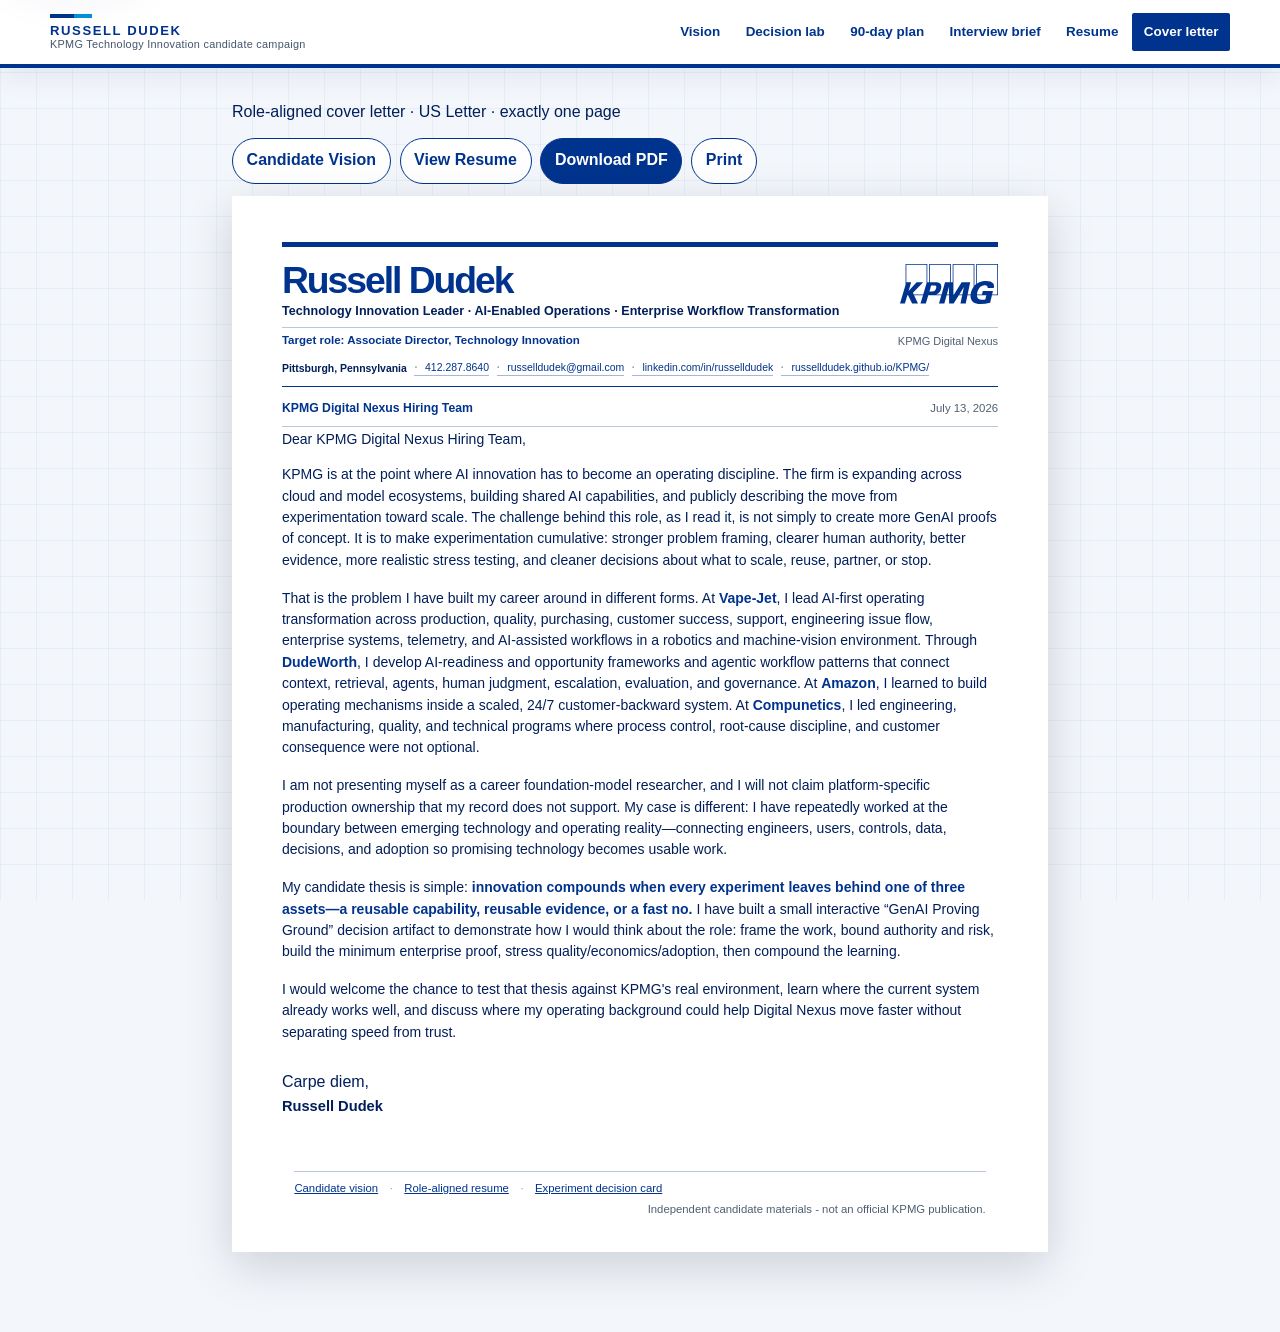
<file: cover-letter.html>
<!DOCTYPE html>

<html lang="en"><head><meta charset="utf-8"/><meta content="width=device-width, initial-scale=1" name="viewport"/><meta content="One-page cover letter for KPMG Associate Director, Technology Innovation." name="description"/><title>Cover Letter | Russell Dudek</title><link href="styles.css" rel="stylesheet"/><link href="brand-tokens.css" rel="stylesheet"/><link href="assets/brand/kpmg-logo.svg" rel="icon" type="image/svg+xml"/><link href="document-fix.css" rel="stylesheet"/><link href="brand-fidelity.css" rel="stylesheet"/><link href="site-qa.css" rel="stylesheet"/></head>
<body class="doc-body kpmg-brand">
<a class="skip-link" href="#letter">Skip to letter</a>
<nav aria-label="Campaign navigation" class="site-nav"><a aria-label="Russell Dudek KPMG Technology Innovation candidate campaign" class="candidate-nav-brand" href="index.html"><strong>Russell Dudek</strong><small>KPMG Technology Innovation candidate campaign</small></a><button aria-controls="primary-nav" aria-expanded="false" class="nav-toggle" type="button"><span>Menu</span><i aria-hidden="true"></i></button><div class="nav-links" id="primary-nav"><a href="index.html">Vision</a><a href="decision-lab.html">Decision lab</a><a href="90-day-plan.html">90-day plan</a><a href="interview-brief.html">Interview brief</a><a href="resume.html">Resume</a><a aria-current="page" href="cover-letter.html">Cover letter</a></div></nav>
<main class="doc-wrap" id="letter">
<div class="print-actions"><span>Role-aligned cover letter · US Letter · exactly one page</span><span class="document-action-group"><a href="index.html">Candidate Vision</a><a href="resume.html">View Resume</a><a class="download-link" download="" href="docs/Russell-Dudek-KPMG-Cover-Letter.pdf">Download PDF</a><button onclick="window.print()" type="button">Print</button></span></div>
<article class="letter-page">
<header class="resume-header resume-header-primary"><div class="resume-name-block"><h1>Russell Dudek</h1><p class="identity">Technology Innovation Leader · AI-Enabled Operations · Enterprise Workflow Transformation</p></div><img alt="KPMG" class="resume-kpmg-logo" src="assets/brand/kpmg-logo.svg"/><div class="resume-target-row"><strong>Target role: Associate Director, Technology Innovation</strong><span>KPMG Digital Nexus</span></div><div aria-label="Contact information" class="contact-row"><span class="contact-location">Pittsburgh, Pennsylvania</span><a href="tel:+14122878640">412.287.8640</a><a href="mailto:russelldudek@gmail.com">russelldudek@gmail.com</a><a href="https://www.linkedin.com/in/russelldudek">linkedin.com/in/russelldudek</a><a href="https://russelldudek.github.io/KPMG/">russelldudek.github.io/KPMG/</a></div></header>
<div class="letter-recipient"><strong>KPMG Digital Nexus Hiring Team</strong><time datetime="2026-07-13">July 13, 2026</time></div><p class="salutation">Dear KPMG Digital Nexus Hiring Team,</p>
<div class="letter-copy">
<p>KPMG is at the point where AI innovation has to become an operating discipline. The firm is expanding across cloud and model ecosystems, building shared AI capabilities, and publicly describing the move from experimentation toward scale. The challenge behind this role, as I read it, is not simply to create more GenAI proofs of concept. It is to make experimentation cumulative: stronger problem framing, clearer human authority, better evidence, more realistic stress testing, and cleaner decisions about what to scale, reuse, partner, or stop.</p>
<p>That is the problem I have built my career around in different forms. At <strong>Vape-Jet</strong>, I lead AI-first operating transformation across production, quality, purchasing, customer success, support, engineering issue flow, enterprise systems, telemetry, and AI-assisted workflows in a robotics and machine-vision environment. Through <strong>DudeWorth</strong>, I develop AI-readiness and opportunity frameworks and agentic workflow patterns that connect context, retrieval, agents, human judgment, escalation, evaluation, and governance. At <strong>Amazon</strong>, I learned to build operating mechanisms inside a scaled, 24/7 customer-backward system. At <strong>Compunetics</strong>, I led engineering, manufacturing, quality, and technical programs where process control, root-cause discipline, and customer consequence were not optional.</p>
<p>I am not presenting myself as a career foundation-model researcher, and I will not claim platform-specific production ownership that my record does not support. My case is different: I have repeatedly worked at the boundary between emerging technology and operating reality—connecting engineers, users, controls, data, decisions, and adoption so promising technology becomes usable work.</p>
<p>My candidate thesis is simple: <strong>innovation compounds when every experiment leaves behind one of three assets—a reusable capability, reusable evidence, or a fast no.</strong> I have built a small interactive “GenAI Proving Ground” decision artifact to demonstrate how I would think about the role: frame the work, bound authority and risk, build the minimum enterprise proof, stress quality/economics/adoption, then compound the learning.</p>
<p>I would welcome the chance to test that thesis against KPMG's real environment, learn where the current system already works well, and discuss where my operating background could help Digital Nexus move faster without separating speed from trust.</p>
</div>
<div class="signature"><span>Carpe diem,</span><strong>Russell Dudek</strong></div>
<div class="letter-links"><a href="https://russelldudek.github.io/KPMG/">Candidate vision</a><a href="https://russelldudek.github.io/KPMG/resume.html">Role-aligned resume</a><a href="https://russelldudek.github.io/KPMG/decision-lab.html">Experiment decision card</a><span class="letter-disclaimer">Independent candidate materials - not an official KPMG publication.</span></div>
</article>
</main>
<script defer="True" src="app.js"></script></body></html>
</file>
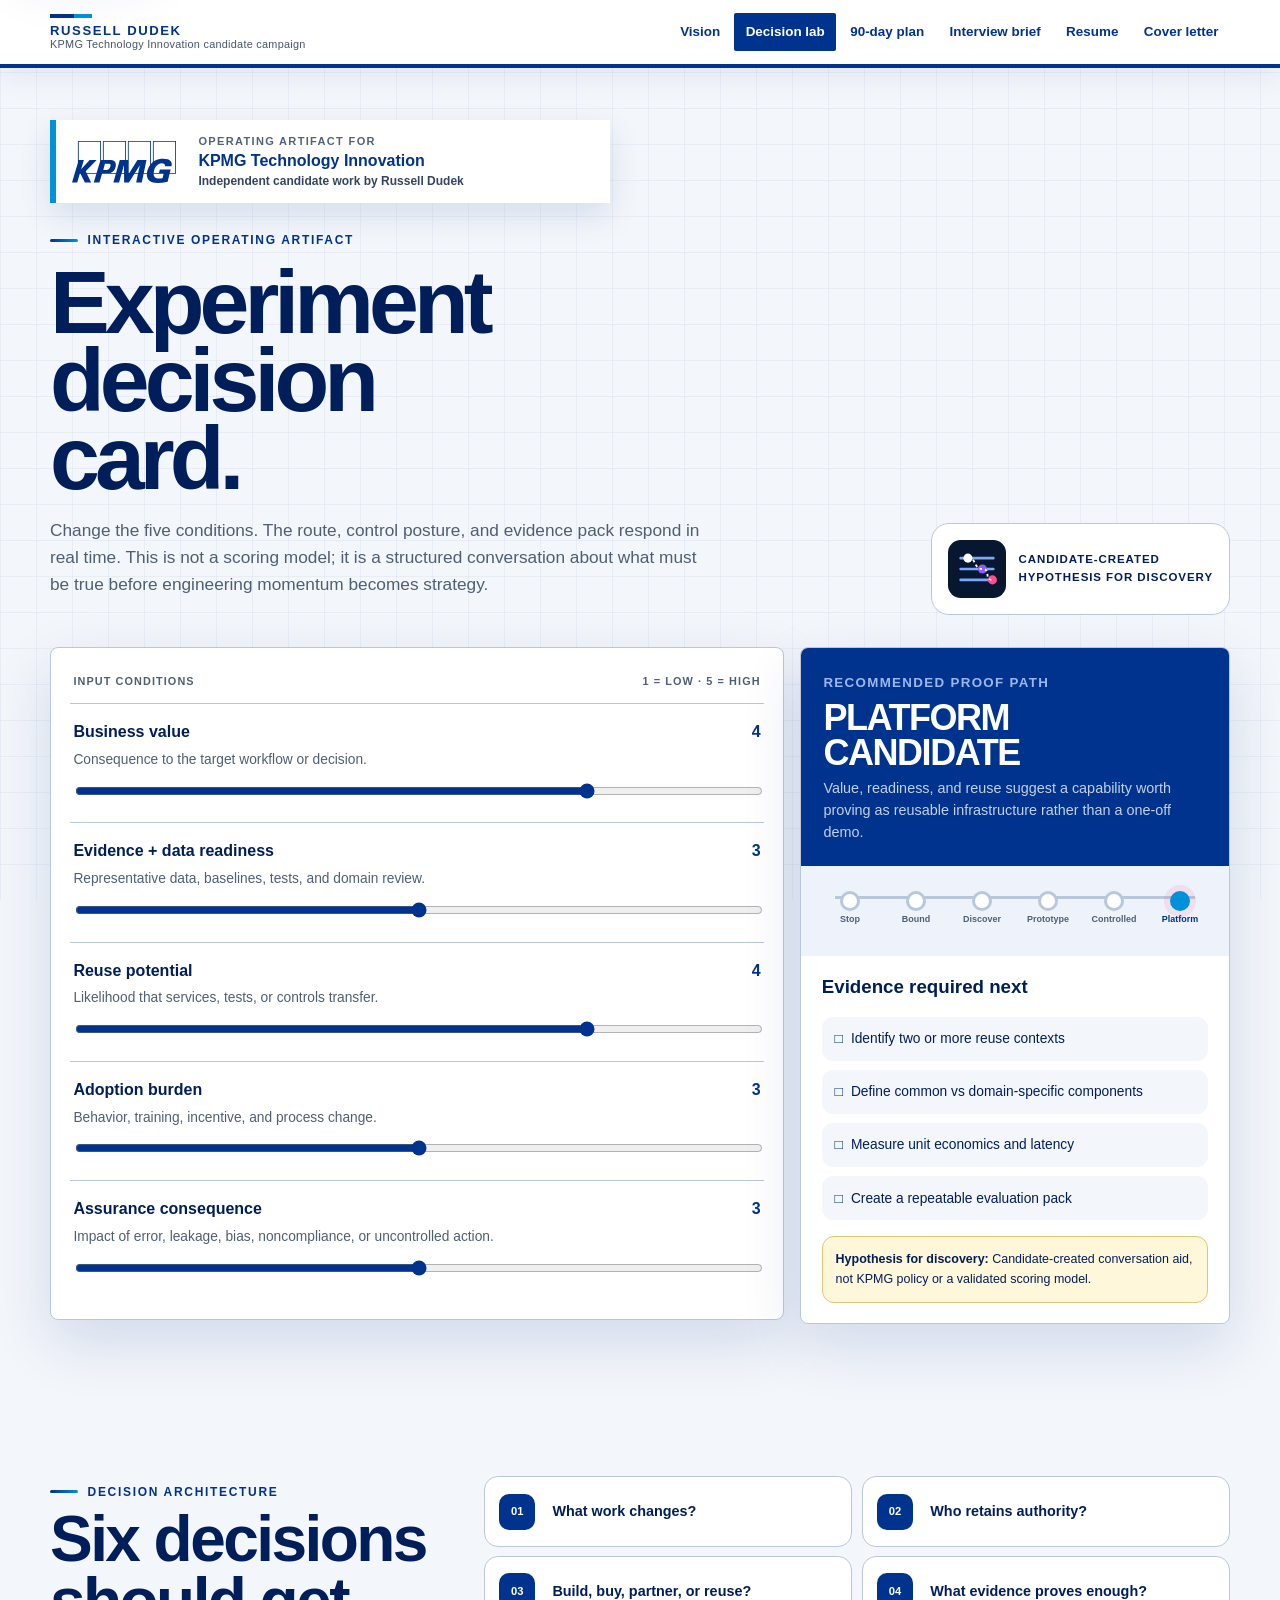
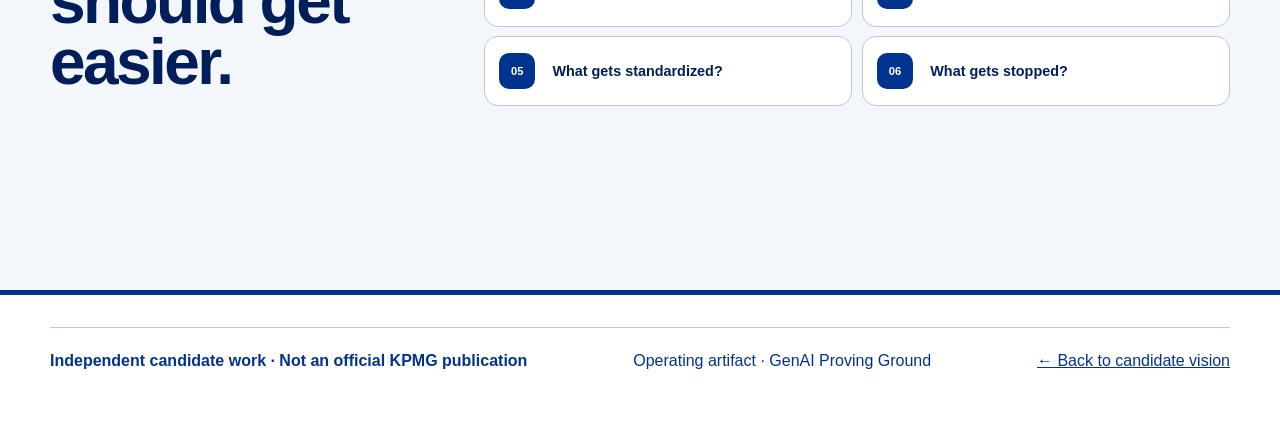
<file: decision-lab.html>
<!DOCTYPE html>

<html lang="en"><head><meta charset="utf-8"/><meta content="width=device-width,initial-scale=1" name="viewport"/><meta content="Interactive experiment decision card for the KPMG GenAI Proving Ground candidate thesis." name="description"/><title>Experiment Decision Lab | Russell Dudek</title><link href="assets/brand/kpmg-logo.svg" rel="icon" type="image/svg+xml"/><link href="styles.css" rel="stylesheet"/><link href="brand-tokens.css" rel="stylesheet"/><link href="brand-fidelity.css" rel="stylesheet"/><link href="site-qa.css" rel="stylesheet"/></head>
<body class="kpmg-brand"><a class="skip-link" href="#main">Skip to content</a><nav aria-label="Campaign navigation" class="site-nav"><a aria-label="Russell Dudek KPMG Technology Innovation candidate campaign" class="candidate-nav-brand" href="index.html"><strong>Russell Dudek</strong><small>KPMG Technology Innovation candidate campaign</small></a><button aria-controls="primary-nav" aria-expanded="false" class="nav-toggle" type="button"><span>Menu</span><i aria-hidden="true"></i></button><div class="nav-links" id="primary-nav"><a href="index.html">Vision</a><a aria-current="page" href="decision-lab.html">Decision lab</a><a href="90-day-plan.html">90-day plan</a><a href="interview-brief.html">Interview brief</a><a href="resume.html">Resume</a><a href="cover-letter.html">Cover letter</a></div></nav>
<main class="lab-page" id="main"><div class="shell"><div class="lab-hero"><div><div class="company-lockup artifact-lockup"><img alt="KPMG" src="assets/brand/kpmg-logo.svg"/><div><span>Operating artifact for</span><strong>KPMG Technology Innovation</strong><small>Independent candidate work by Russell Dudek</small></div></div><span class="eyebrow">Interactive operating artifact</span><h1>Experiment decision card.</h1><p>Change the five conditions. The route, control posture, and evidence pack respond in real time. This is not a scoring model; it is a structured conversation about what must be true before engineering momentum becomes strategy.</p></div><div class="lab-seal"><img alt="" src="assets/proving-ground-mark.svg"/><span>Candidate-created<br/>hypothesis for discovery</span></div></div>
<div class="decision-shell"><section aria-label="Experiment factors" class="slider-card"><div class="slider-head"><span>Input conditions</span><span>1 = low · 5 = high</span></div>
<div class="control"><div class="control-top"><label for="business">Business value</label><output data-output-for="business" for="business">4</output></div><p>Consequence to the target workflow or decision.</p><input data-decision-input="business" id="business" max="5" min="1" type="range" value="4"/></div>
<div class="control"><div class="control-top"><label for="data">Evidence + data readiness</label><output data-output-for="data" for="data">3</output></div><p>Representative data, baselines, tests, and domain review.</p><input data-decision-input="data" id="data" max="5" min="1" type="range" value="3"/></div>
<div class="control"><div class="control-top"><label for="reuse">Reuse potential</label><output data-output-for="reuse" for="reuse">4</output></div><p>Likelihood that services, tests, or controls transfer.</p><input data-decision-input="reuse" id="reuse" max="5" min="1" type="range" value="4"/></div>
<div class="control"><div class="control-top"><label for="adoption">Adoption burden</label><output data-output-for="adoption" for="adoption">3</output></div><p>Behavior, training, incentive, and process change.</p><input data-decision-input="adoption" id="adoption" max="5" min="1" type="range" value="3"/></div>
<div class="control"><div class="control-top"><label for="risk">Assurance consequence</label><output data-output-for="risk" for="risk">3</output></div><p>Impact of error, leakage, bias, noncompliance, or uncontrolled action.</p><input data-decision-input="risk" id="risk" max="5" min="1" type="range" value="3"/></div></section>
<aside aria-live="polite" class="route-card"><div class="route-head"><small>Recommended proof path</small><h2 data-route-title="">PLATFORM CANDIDATE</h2><p data-route-reason=""></p></div><div aria-label="Possible experiment routes" class="route-spectrum"><span data-route-node="stop">Stop</span><span data-route-node="bound">Bound</span><span data-route-node="discovery">Discover</span><span data-route-node="fast">Prototype</span><span data-route-node="controlled">Controlled</span><span data-route-node="platform">Platform</span><i data-route-marker=""></i></div><div class="route-body"><h3>Evidence required next</h3><div class="evidence-checks" data-route-evidence=""></div><div class="disclaimer"><strong>Hypothesis for discovery:</strong> Candidate-created conversation aid, not KPMG policy or a validated scoring model.</div></div></aside></div>
<section aria-labelledby="decision-title" class="decision-architecture"><div><span class="eyebrow">Decision architecture</span><h2 id="decision-title">Six decisions should get easier.</h2></div><ol><li><b>01</b><span>What work changes?</span></li><li><b>02</b><span>Who retains authority?</span></li><li><b>03</b><span>Build, buy, partner, or reuse?</span></li><li><b>04</b><span>What evidence proves enough?</span></li><li><b>05</b><span>What gets standardized?</span></li><li><b>06</b><span>What gets stopped?</span></li></ol></section></div></main><footer class="site-footer"><div class="shell"><span class="independent-note">Independent candidate work · Not an official KPMG publication</span><span>Operating artifact · GenAI Proving Ground</span><a href="index.html">← Back to candidate vision</a></div></footer><script defer="" src="app.js"></script></body></html>
</file>
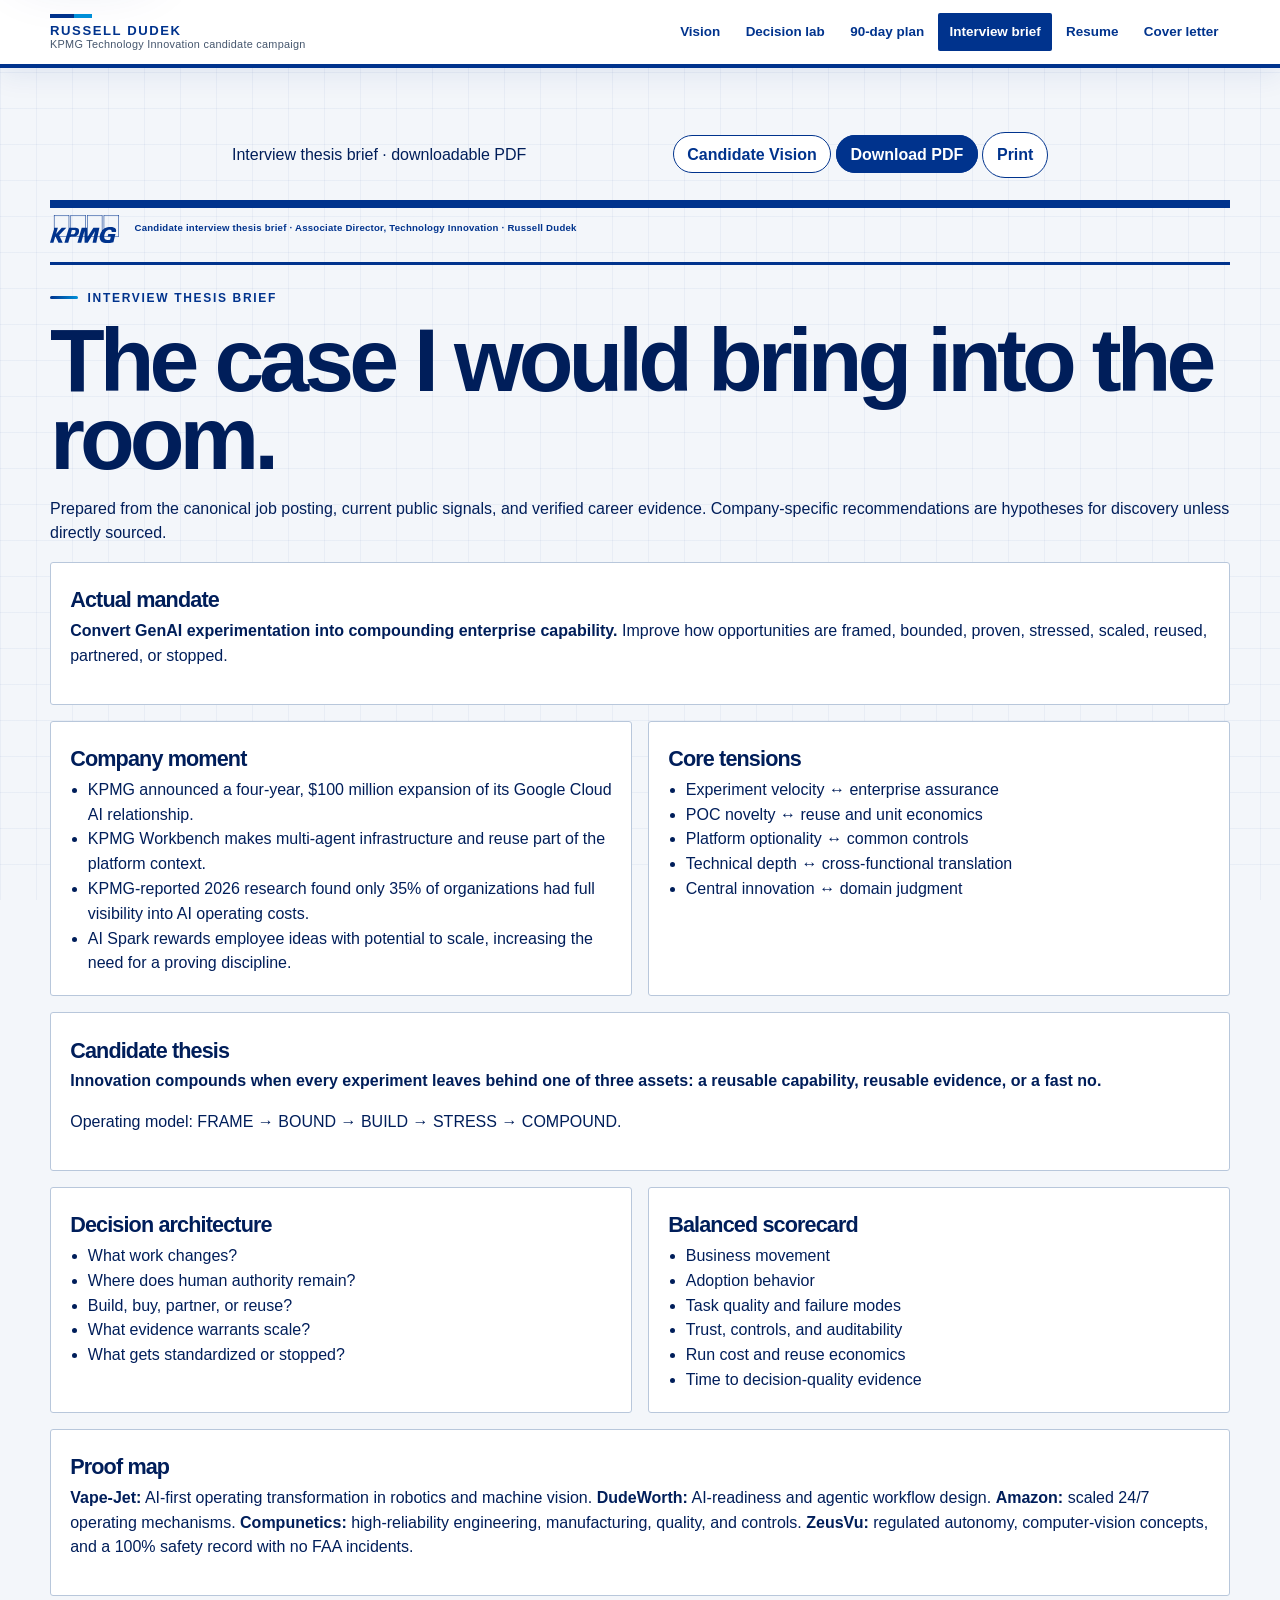
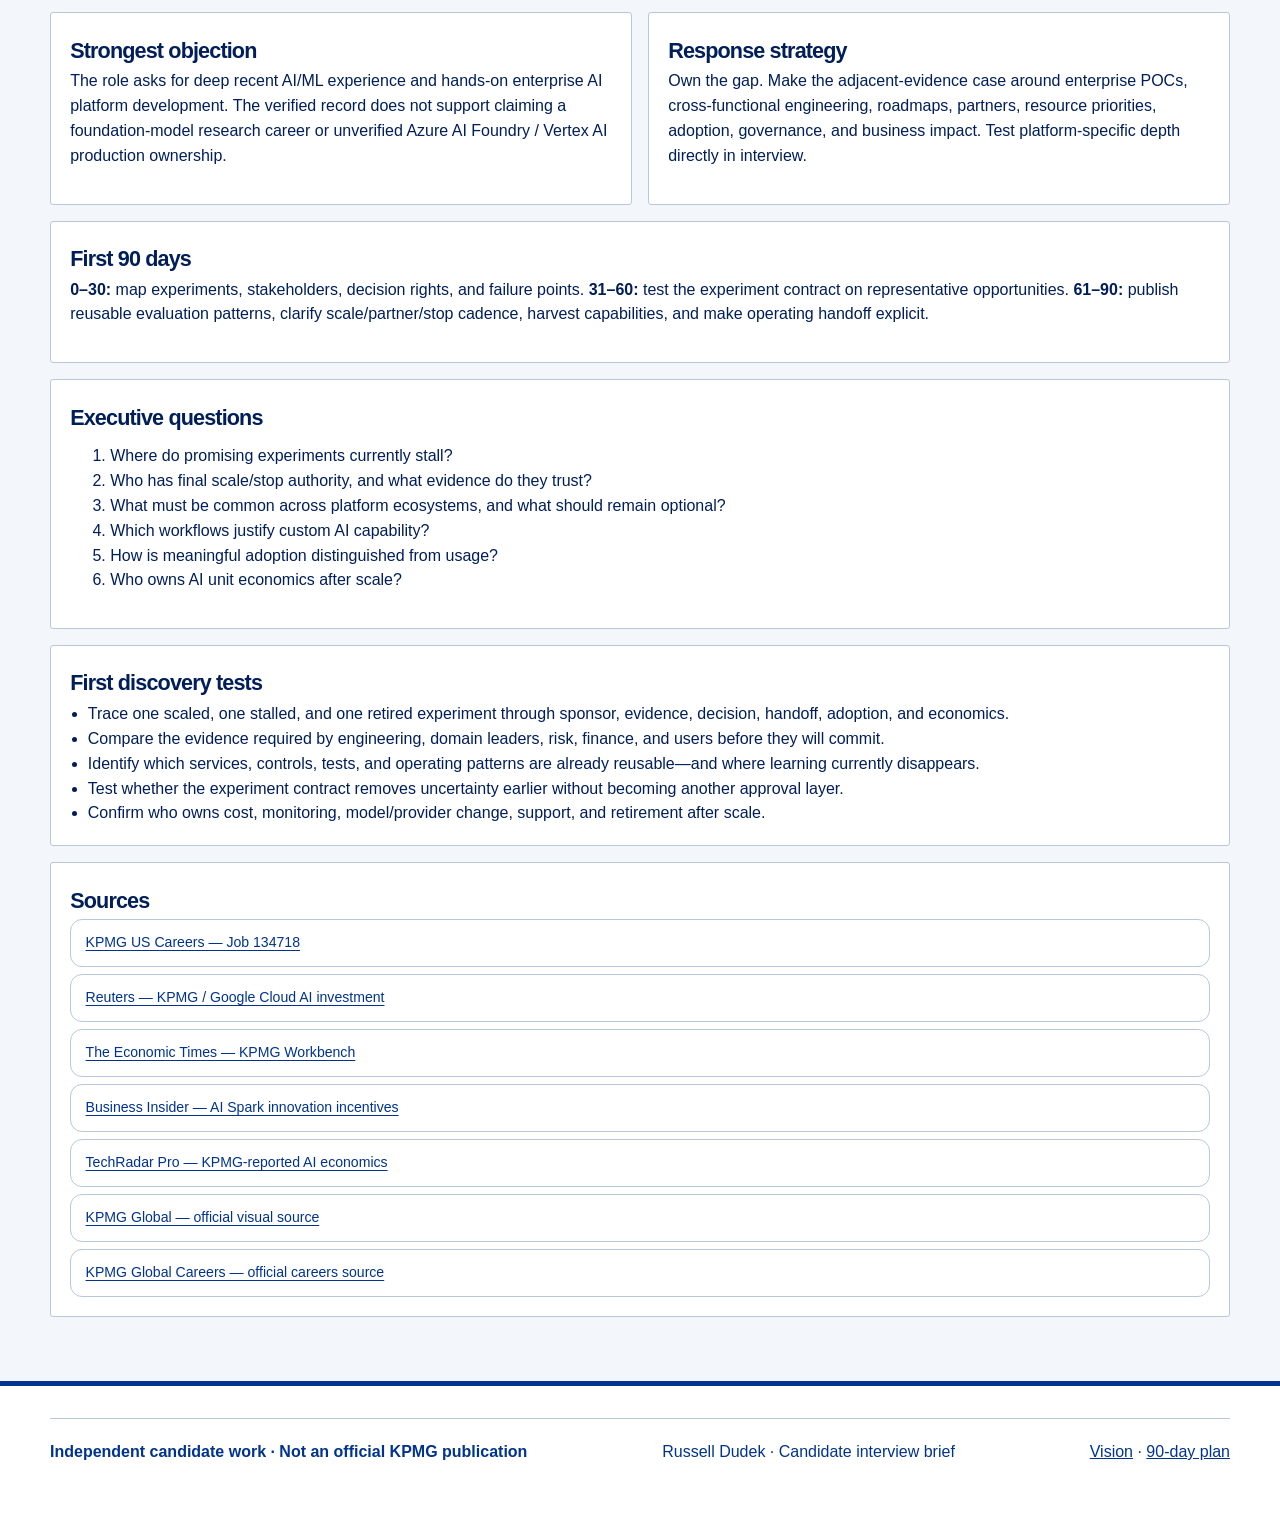
<file: interview-brief.html>
<!DOCTYPE html>

<html lang="en"><head><meta charset="utf-8"/><meta content="width=device-width,initial-scale=1" name="viewport"/><title>Interview Thesis Brief | Russell Dudek</title><link href="styles.css" rel="stylesheet"/><link href="brand-tokens.css" rel="stylesheet"/><link href="assets/brand/kpmg-logo.svg" rel="icon" type="image/svg+xml"/><link href="brand-fidelity.css" rel="stylesheet"/><link href="document-brand.css" rel="stylesheet"/><link href="site-qa.css" rel="stylesheet"/></head>
<body class="brief-report kpmg-brand report-body"><a class="skip-link" href="#main">Skip to content</a><nav aria-label="Campaign navigation" class="site-nav"><a aria-label="Russell Dudek KPMG Technology Innovation candidate campaign" class="candidate-nav-brand" href="index.html"><strong>Russell Dudek</strong><small>KPMG Technology Innovation candidate campaign</small></a><button aria-controls="primary-nav" aria-expanded="false" class="nav-toggle" type="button"><span>Menu</span><i aria-hidden="true"></i></button><div class="nav-links" id="primary-nav"><a href="index.html">Vision</a><a href="decision-lab.html">Decision lab</a><a href="90-day-plan.html">90-day plan</a><a aria-current="page" href="interview-brief.html">Interview brief</a><a href="resume.html">Resume</a><a href="cover-letter.html">Cover letter</a></div></nav>
<main class="brief-page" id="main"><div class="shell"><div class="print-actions report-actions"><span>Interview thesis brief · downloadable PDF</span><span><a href="index.html">Candidate Vision</a> <a class="download-link" download="" href="docs/Russell-Dudek-KPMG-Interview-Brief.pdf">Download PDF</a> <button onclick="window.print()" type="button">Print</button></span></div>
<div class="section-head"><div class="report-brandline"><img alt="KPMG" src="assets/brand/kpmg-logo.svg"/><span>Candidate interview thesis brief · Associate Director, Technology Innovation · Russell Dudek</span></div><span class="eyebrow">Interview thesis brief</span><h1>The case I would bring into the room.</h1><p>Prepared from the canonical job posting, current public signals, and verified career evidence. Company-specific recommendations are hypotheses for discovery unless directly sourced.</p></div>
<div class="brief-grid">
<article class="brief-card wide"><h2>Actual mandate</h2><p><strong>Convert GenAI experimentation into compounding enterprise capability.</strong> Improve how opportunities are framed, bounded, proven, stressed, scaled, reused, partnered, or stopped.</p></article>
<article class="brief-card"><h2>Company moment</h2><ul><li>KPMG announced a four-year, $100 million expansion of its Google Cloud AI relationship.</li><li>KPMG Workbench makes multi-agent infrastructure and reuse part of the platform context.</li><li>KPMG-reported 2026 research found only 35% of organizations had full visibility into AI operating costs.</li><li>AI Spark rewards employee ideas with potential to scale, increasing the need for a proving discipline.</li></ul></article>
<article class="brief-card"><h2>Core tensions</h2><ul><li>Experiment velocity ↔ enterprise assurance</li><li>POC novelty ↔ reuse and unit economics</li><li>Platform optionality ↔ common controls</li><li>Technical depth ↔ cross-functional translation</li><li>Central innovation ↔ domain judgment</li></ul></article>
<article class="brief-card wide"><h2>Candidate thesis</h2><p><strong>Innovation compounds when every experiment leaves behind one of three assets: a reusable capability, reusable evidence, or a fast no.</strong></p><p>Operating model: FRAME → BOUND → BUILD → STRESS → COMPOUND.</p></article>
<article class="brief-card"><h2>Decision architecture</h2><ul><li>What work changes?</li><li>Where does human authority remain?</li><li>Build, buy, partner, or reuse?</li><li>What evidence warrants scale?</li><li>What gets standardized or stopped?</li></ul></article>
<article class="brief-card"><h2>Balanced scorecard</h2><ul><li>Business movement</li><li>Adoption behavior</li><li>Task quality and failure modes</li><li>Trust, controls, and auditability</li><li>Run cost and reuse economics</li><li>Time to decision-quality evidence</li></ul></article>
<article class="brief-card wide"><h2>Proof map</h2><p><strong>Vape-Jet:</strong> AI-first operating transformation in robotics and machine vision. <strong>DudeWorth:</strong> AI-readiness and agentic workflow design. <strong>Amazon:</strong> scaled 24/7 operating mechanisms. <strong>Compunetics:</strong> high-reliability engineering, manufacturing, quality, and controls. <strong>ZeusVu:</strong> regulated autonomy, computer-vision concepts, and a 100% safety record with no FAA incidents.</p></article>
<article class="brief-card"><h2>Strongest objection</h2><p>The role asks for deep recent AI/ML experience and hands-on enterprise AI platform development. The verified record does not support claiming a foundation-model research career or unverified Azure AI Foundry / Vertex AI production ownership.</p></article>
<article class="brief-card"><h2>Response strategy</h2><p>Own the gap. Make the adjacent-evidence case around enterprise POCs, cross-functional engineering, roadmaps, partners, resource priorities, adoption, governance, and business impact. Test platform-specific depth directly in interview.</p></article>
<article class="brief-card wide"><h2>First 90 days</h2><p><strong>0–30:</strong> map experiments, stakeholders, decision rights, and failure points. <strong>31–60:</strong> test the experiment contract on representative opportunities. <strong>61–90:</strong> publish reusable evaluation patterns, clarify scale/partner/stop cadence, harvest capabilities, and make operating handoff explicit.</p></article>
<article class="brief-card wide"><h2>Executive questions</h2><ol><li>Where do promising experiments currently stall?</li><li>Who has final scale/stop authority, and what evidence do they trust?</li><li>What must be common across platform ecosystems, and what should remain optional?</li><li>Which workflows justify custom AI capability?</li><li>How is meaningful adoption distinguished from usage?</li><li>Who owns AI unit economics after scale?</li></ol></article>
<article class="brief-card wide"><h2>First discovery tests</h2><ul><li>Trace one scaled, one stalled, and one retired experiment through sponsor, evidence, decision, handoff, adoption, and economics.</li><li>Compare the evidence required by engineering, domain leaders, risk, finance, and users before they will commit.</li><li>Identify which services, controls, tests, and operating patterns are already reusable—and where learning currently disappears.</li><li>Test whether the experiment contract removes uncertainty earlier without becoming another approval layer.</li><li>Confirm who owns cost, monitoring, model/provider change, support, and retirement after scale.</li></ul></article>
<article class="brief-card wide"><h2>Sources</h2><div class="source-list"><a href="https://www.kpmguscareers.com/jobdetail/?jobId=134718-B&amp;srcCat=Job+Boards&amp;specSrc=LinkedIn">KPMG US Careers — Job 134718</a><a href="https://www.reuters.com/technology/artificial-intelligence/kpmg-spend-100-million-ai-partnership-with-google-cloud-2024-11-20/">Reuters — KPMG / Google Cloud AI investment</a><a href="https://economictimes.indiatimes.com/tech/artificial-intelligence/kpmg-launches-multi-agent-ai-platform-workbench/articleshow/121930608.cms">The Economic Times — KPMG Workbench</a><a href="https://www.businessinsider.com/kpmg-ai-spark-awards-cash-prizes-for-employee-ai-innovation-2026-3">Business Insider — AI Spark innovation incentives</a><a href="https://www.techradar.com/pro/were-seeing-a-clear-divide-many-business-leaders-admit-they-only-have-a-limited-understanding-of-ai-budgets">TechRadar Pro — KPMG-reported AI economics</a><a href="https://kpmg.com/xx/en.html">KPMG Global — official visual source</a><a href="https://kpmg.com/xx/en/careers.html">KPMG Global Careers — official careers source</a></div></article>
</div></div></main><footer class="site-footer"><div class="shell footer-grid"><span class="independent-note">Independent candidate work · Not an official KPMG publication</span><span>Russell Dudek · Candidate interview brief</span><span><a href="index.html">Vision</a> · <a href="90-day-plan.html">90-day plan</a></span></div></footer><script defer="True" src="app.js"></script></body></html>
</file>
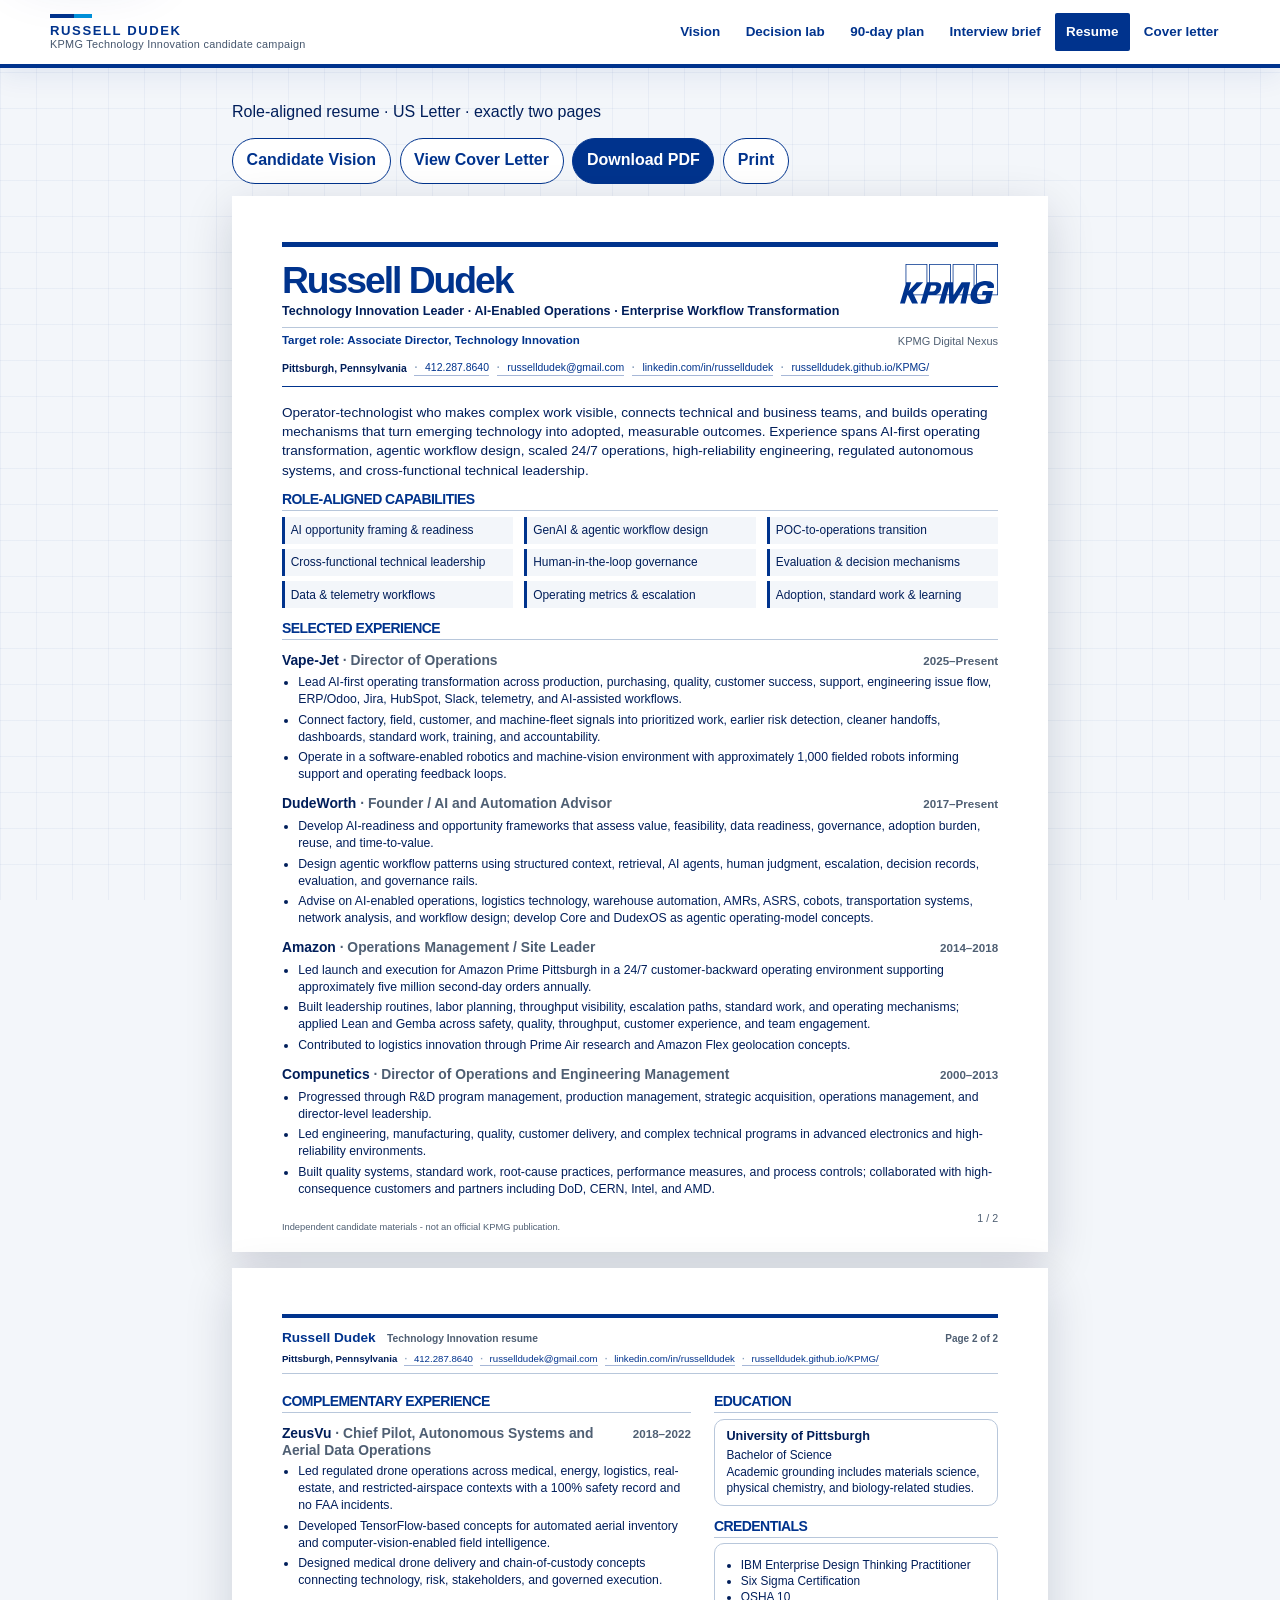
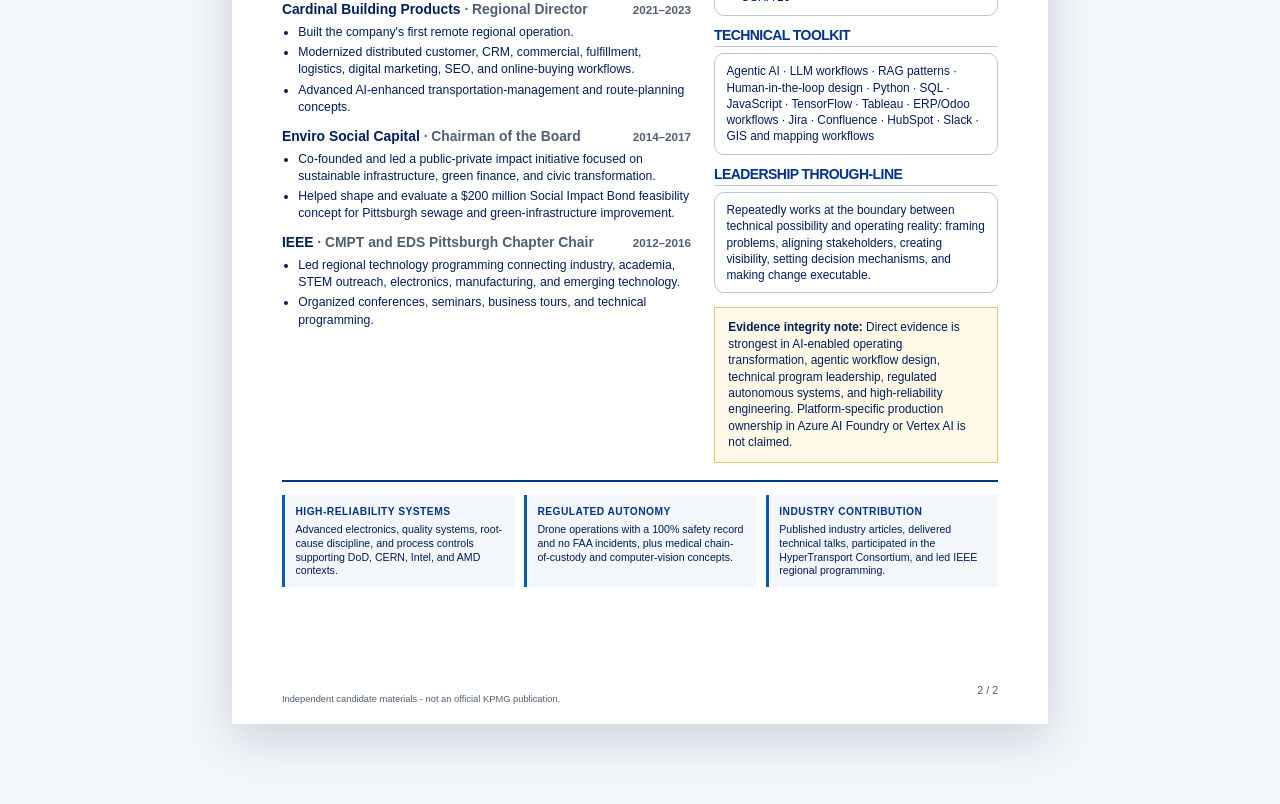
<file: resume.html>
<!DOCTYPE html>

<html lang="en"><head><meta charset="utf-8"/><meta content="width=device-width, initial-scale=1" name="viewport"/><meta content="Two-page role-aligned resume for Russell Dudek." name="description"/><title>Resume | Russell Dudek</title><link href="styles.css" rel="stylesheet"/><link href="brand-tokens.css" rel="stylesheet"/><link href="assets/brand/kpmg-logo.svg" rel="icon" type="image/svg+xml"/><link href="document-fix.css" rel="stylesheet"/><link href="brand-fidelity.css" rel="stylesheet"/><link href="site-qa.css" rel="stylesheet"/></head>
<body class="doc-body kpmg-brand">
<a class="skip-link" href="#resume">Skip to resume</a>
<nav aria-label="Campaign navigation" class="site-nav"><a aria-label="Russell Dudek KPMG Technology Innovation candidate campaign" class="candidate-nav-brand" href="index.html"><strong>Russell Dudek</strong><small>KPMG Technology Innovation candidate campaign</small></a><button aria-controls="primary-nav" aria-expanded="false" class="nav-toggle" type="button"><span>Menu</span><i aria-hidden="true"></i></button><div class="nav-links" id="primary-nav"><a href="index.html">Vision</a><a href="decision-lab.html">Decision lab</a><a href="90-day-plan.html">90-day plan</a><a href="interview-brief.html">Interview brief</a><a aria-current="page" href="resume.html">Resume</a><a href="cover-letter.html">Cover letter</a></div></nav>
<main class="doc-wrap" id="resume">
<div class="print-actions"><span>Role-aligned resume · US Letter · exactly two pages</span><span class="document-action-group"><a href="index.html">Candidate Vision</a><a href="cover-letter.html">View Cover Letter</a><a class="download-link" download="" href="docs/Russell-Dudek-KPMG-Resume.pdf">Download PDF</a><button onclick="window.print()" type="button">Print</button></span></div>
<article class="print-page">
<header class="resume-header resume-header-primary"><div class="resume-name-block"><h1>Russell Dudek</h1><p class="identity">Technology Innovation Leader · AI-Enabled Operations · Enterprise Workflow Transformation</p></div><img alt="KPMG" class="resume-kpmg-logo" src="assets/brand/kpmg-logo.svg"/><div class="resume-target-row"><strong>Target role: Associate Director, Technology Innovation</strong><span>KPMG Digital Nexus</span></div><div aria-label="Contact information" class="contact-row"><span class="contact-location">Pittsburgh, Pennsylvania</span><a href="tel:+14122878640">412.287.8640</a><a href="mailto:russelldudek@gmail.com">russelldudek@gmail.com</a><a href="https://www.linkedin.com/in/russelldudek">linkedin.com/in/russelldudek</a><a href="https://russelldudek.github.io/KPMG/">russelldudek.github.io/KPMG/</a></div></header>
<p class="resume-summary">Operator-technologist who makes complex work visible, connects technical and business teams, and builds operating mechanisms that turn emerging technology into adopted, measurable outcomes. Experience spans AI-first operating transformation, agentic workflow design, scaled 24/7 operations, high-reliability engineering, regulated autonomous systems, and cross-functional technical leadership.</p>
<section class="resume-section"><h2>Role-aligned capabilities</h2><div class="capabilities">
<div class="capability">AI opportunity framing &amp; readiness</div><div class="capability">GenAI &amp; agentic workflow design</div><div class="capability">POC-to-operations transition</div>
<div class="capability">Cross-functional technical leadership</div><div class="capability">Human-in-the-loop governance</div><div class="capability">Evaluation &amp; decision mechanisms</div>
<div class="capability">Data &amp; telemetry workflows</div><div class="capability">Operating metrics &amp; escalation</div><div class="capability">Adoption, standard work &amp; learning</div>
</div></section>
<section class="resume-section"><h2>Selected experience</h2>
<div class="role"><div class="role-head"><h3>Vape-Jet <span>· Director of Operations</span></h3><time>2025–Present</time></div><ul>
<li>Lead AI-first operating transformation across production, purchasing, quality, customer success, support, engineering issue flow, ERP/Odoo, Jira, HubSpot, Slack, telemetry, and AI-assisted workflows.</li>
<li>Connect factory, field, customer, and machine-fleet signals into prioritized work, earlier risk detection, cleaner handoffs, dashboards, standard work, training, and accountability.</li>
<li>Operate in a software-enabled robotics and machine-vision environment with approximately 1,000 fielded robots informing support and operating feedback loops.</li>
</ul></div>
<div class="role"><div class="role-head"><h3>DudeWorth <span>· Founder / AI and Automation Advisor</span></h3><time>2017–Present</time></div><ul>
<li>Develop AI-readiness and opportunity frameworks that assess value, feasibility, data readiness, governance, adoption burden, reuse, and time-to-value.</li>
<li>Design agentic workflow patterns using structured context, retrieval, AI agents, human judgment, escalation, decision records, evaluation, and governance rails.</li>
<li>Advise on AI-enabled operations, logistics technology, warehouse automation, AMRs, ASRS, cobots, transportation systems, network analysis, and workflow design; develop Core and DudexOS as agentic operating-model concepts.</li>
</ul></div>
<div class="role"><div class="role-head"><h3>Amazon <span>· Operations Management / Site Leader</span></h3><time>2014–2018</time></div><ul>
<li>Led launch and execution for Amazon Prime Pittsburgh in a 24/7 customer-backward operating environment supporting approximately five million second-day orders annually.</li>
<li>Built leadership routines, labor planning, throughput visibility, escalation paths, standard work, and operating mechanisms; applied Lean and Gemba across safety, quality, throughput, customer experience, and team engagement.</li>
<li>Contributed to logistics innovation through Prime Air research and Amazon Flex geolocation concepts.</li>
</ul></div>
<div class="role"><div class="role-head"><h3>Compunetics <span>· Director of Operations and Engineering Management</span></h3><time>2000–2013</time></div><ul>
<li>Progressed through R&amp;D program management, production management, strategic acquisition, operations management, and director-level leadership.</li>
<li>Led engineering, manufacturing, quality, customer delivery, and complex technical programs in advanced electronics and high-reliability environments.</li>
<li>Built quality systems, standard work, root-cause practices, performance measures, and process controls; collaborated with high-consequence customers and partners including DoD, CERN, Intel, and AMD.</li>
</ul></div>
</section>
<div class="document-footer-note">Independent candidate materials - not an official KPMG publication.</div><div class="page-num">1 / 2</div>
</article>
<article class="print-page">
<header class="resume-continuation"><div class="continuation-title"><strong>Russell Dudek</strong><span>Technology Innovation resume</span><b>Page 2 of 2</b></div><div aria-label="Contact information" class="continuation-contact"><span>Pittsburgh, Pennsylvania</span><a href="tel:+14122878640">412.287.8640</a><a href="mailto:russelldudek@gmail.com">russelldudek@gmail.com</a><a href="https://www.linkedin.com/in/russelldudek">linkedin.com/in/russelldudek</a><a href="https://russelldudek.github.io/KPMG/">russelldudek.github.io/KPMG/</a></div></header>
<div class="resume-grid-2">
<div>
<section class="resume-section"><h2>Complementary experience</h2>
<div class="role"><div class="role-head"><h3>ZeusVu <span>· Chief Pilot, Autonomous Systems and Aerial Data Operations</span></h3><time>2018–2022</time></div><ul>
<li>Led regulated drone operations across medical, energy, logistics, real-estate, and restricted-airspace contexts with a 100% safety record and no FAA incidents.</li>
<li>Developed TensorFlow-based concepts for automated aerial inventory and computer-vision-enabled field intelligence.</li>
<li>Designed medical drone delivery and chain-of-custody concepts connecting technology, risk, stakeholders, and governed execution.</li>
</ul></div>
<div class="role"><div class="role-head"><h3>Cardinal Building Products <span>· Regional Director</span></h3><time>2021–2023</time></div><ul>
<li>Built the company's first remote regional operation.</li>
<li>Modernized distributed customer, CRM, commercial, fulfillment, logistics, digital marketing, SEO, and online-buying workflows.</li>
<li>Advanced AI-enhanced transportation-management and route-planning concepts.</li>
</ul></div>
<div class="role"><div class="role-head"><h3>Enviro Social Capital <span>· Chairman of the Board</span></h3><time>2014–2017</time></div><ul>
<li>Co-founded and led a public-private impact initiative focused on sustainable infrastructure, green finance, and civic transformation.</li>
<li>Helped shape and evaluate a $200 million Social Impact Bond feasibility concept for Pittsburgh sewage and green-infrastructure improvement.</li>
</ul></div>
<div class="role"><div class="role-head"><h3>IEEE <span>· CMPT and EDS Pittsburgh Chapter Chair</span></h3><time>2012–2016</time></div><ul>
<li>Led regional technology programming connecting industry, academia, STEM outreach, electronics, manufacturing, and emerging technology.</li>
<li>Organized conferences, seminars, business tours, and technical programming.</li>
</ul></div>
</section>
</div>
<aside>
<section class="resume-section"><h2>Education</h2><div class="fact-box"><h3>University of Pittsburgh</h3><p>Bachelor of Science</p><p>Academic grounding includes materials science, physical chemistry, and biology-related studies.</p></div></section>
<section class="resume-section"><h2>Credentials</h2><div class="fact-box"><ul><li>IBM Enterprise Design Thinking Practitioner</li><li>Six Sigma Certification</li><li>OSHA 10</li></ul></div></section>
<section class="resume-section"><h2>Technical toolkit</h2><div class="fact-box"><p>Agentic AI · LLM workflows · RAG patterns · Human-in-the-loop design · Python · SQL · JavaScript · TensorFlow · Tableau · ERP/Odoo workflows · Jira · Confluence · HubSpot · Slack · GIS and mapping workflows</p></div></section>
<section class="resume-section"><h2>Leadership through-line</h2><div class="fact-box"><p>Repeatedly works at the boundary between technical possibility and operating reality: framing problems, aligning stakeholders, creating visibility, setting decision mechanisms, and making change executable.</p></div></section>
<div class="transparency-note"><strong>Evidence integrity note:</strong> Direct evidence is strongest in AI-enabled operating transformation, agentic workflow design, technical program leadership, regulated autonomous systems, and high-reliability engineering. Platform-specific production ownership in Azure AI Foundry or Vertex AI is not claimed.</div>
</aside>
</div>
<section aria-label="Additional technical leadership evidence" class="resume-evidence-strip"><article><span>High-reliability systems</span><p>Advanced electronics, quality systems, root-cause discipline, and process controls supporting DoD, CERN, Intel, and AMD contexts.</p></article><article><span>Regulated autonomy</span><p>Drone operations with a 100% safety record and no FAA incidents, plus medical chain-of-custody and computer-vision concepts.</p></article><article><span>Industry contribution</span><p>Published industry articles, delivered technical talks, participated in the HyperTransport Consortium, and led IEEE regional programming.</p></article></section>
<div class="document-footer-note">Independent candidate materials - not an official KPMG publication.</div><div class="page-num">2 / 2</div>
</article>
</main>
<script defer="True" src="app.js"></script></body></html>
</file>
<file: styles.css>
:root{
  --ink:#06152f;--ink-2:#102b53;--blue:#1f5cff;--blue-2:#6f8fff;--violet:#7450f3;--pink:#ff4f8b;
  --sky:#eaf2ff;--lav:#ece8ff;--ice:#f4f7fc;--paper:#fff;--line:#cbd7e9;--muted:#5d6c86;
  --green:#1aa57a;--amber:#f1b84b;--red:#d9545b;--shadow:0 28px 90px rgba(6,21,47,.14);
  --radius-xl:34px;--radius-lg:24px;--radius-md:16px;
}
*{box-sizing:border-box}html{scroll-behavior:smooth}body{margin:0;color:var(--ink);background:var(--ice);font-family:Inter,ui-sans-serif,-apple-system,BlinkMacSystemFont,"Segoe UI",sans-serif;line-height:1.55}body::before{content:"";position:fixed;inset:0;z-index:-2;background:linear-gradient(rgba(31,92,255,.035) 1px,transparent 1px),linear-gradient(90deg,rgba(31,92,255,.035) 1px,transparent 1px);background-size:32px 32px}a{color:inherit}img{max-width:100%}button,input{font:inherit}a:focus-visible,button:focus-visible,input:focus-visible{outline:3px solid var(--pink);outline-offset:3px}.skip-link{position:fixed;top:-6rem;left:1rem;z-index:999;background:#fff;padding:.8rem 1rem;border-radius:999px;box-shadow:var(--shadow)}.skip-link:focus{top:1rem}.shell{width:min(1180px,calc(100% - 2rem));margin:0 auto}.eyebrow{display:inline-flex;align-items:center;gap:.6rem;color:var(--blue);font-size:.75rem;font-weight:900;letter-spacing:.14em;text-transform:uppercase}.eyebrow::before{content:"";width:28px;height:3px;border-radius:999px;background:linear-gradient(90deg,var(--blue),var(--pink))}h1,h2,h3,p{margin-top:0}h1{font-size:clamp(3.7rem,7vw,7.25rem);line-height:.87;letter-spacing:-.073em;margin:.9rem 0 1.2rem}h2{font-size:clamp(2.35rem,5.5vw,4.9rem);line-height:.96;letter-spacing:-.055em;margin:.5rem 0 .8rem}h3{line-height:1.12}.hypothesis{display:inline-flex;padding:.42rem .62rem;border:1px solid #d8b557;background:#fff5cf;border-radius:999px;color:#6a5111;font-size:.7rem;font-weight:900;letter-spacing:.08em;text-transform:uppercase}.btn{display:inline-flex;align-items:center;justify-content:center;min-height:48px;padding:.76rem 1.05rem;border:1px solid var(--ink);border-radius:999px;text-decoration:none;font-weight:850;transition:transform .2s ease,box-shadow .2s ease}.btn:hover{transform:translateY(-2px);box-shadow:0 10px 26px rgba(6,21,47,.15)}.btn-primary{background:var(--ink);color:white}.btn-secondary{background:white}.text-link{color:var(--blue);font-weight:850;text-underline-offset:4px}

.site-nav{position:sticky;top:0;z-index:90;display:flex;align-items:center;justify-content:space-between;gap:1rem;padding:.8rem max(1rem,calc((100vw - 1180px)/2));background:rgba(244,247,252,.92);border-bottom:1px solid rgba(203,215,233,.95);backdrop-filter:blur(18px)}.brand{display:flex;align-items:center;gap:.72rem;text-decoration:none;font-weight:800;letter-spacing:-.02em}.brand img{width:36px;height:36px}.brand b{display:block;color:var(--muted);font-size:.7rem;letter-spacing:.08em;text-transform:uppercase}.nav-links{display:flex;align-items:center;justify-content:flex-end;gap:.15rem;flex-wrap:wrap}.nav-links a{padding:.55rem .72rem;border-radius:999px;text-decoration:none;font-size:.84rem;font-weight:750;color:var(--ink-2)}.nav-links a:hover{background:white}.nav-toggle{display:none;border:1px solid var(--line);background:white;border-radius:999px;padding:.55rem .7rem;font-weight:800}.nav-toggle i,.nav-toggle i::before,.nav-toggle i::after{display:block;width:18px;height:2px;background:var(--ink);content:"";position:relative}.nav-toggle i::before{position:absolute;top:-5px}.nav-toggle i::after{position:absolute;top:5px}

.hero{padding:5.4rem 0 0;overflow:hidden}.hero-grid{display:grid;grid-template-columns:minmax(0,.95fr) minmax(520px,1.05fr);gap:clamp(2rem,5vw,5rem);align-items:center}.hero-copy{padding:2rem 0}.hero-copy h1{max-width:8.4ch}.hero-lede{max-width:60ch;color:var(--muted);font-size:clamp(1.04rem,1.4vw,1.23rem)}.hero-actions{display:flex;gap:.75rem;flex-wrap:wrap;margin:1.5rem 0}.hero-thesis{display:grid;grid-template-columns:auto 1fr;gap:.8rem;align-items:start;max-width:590px;padding-top:1rem;border-top:1px solid var(--line)}.hero-thesis span{font-size:.7rem;font-weight:900;letter-spacing:.1em;text-transform:uppercase;color:var(--violet)}.hero-thesis strong{font-size:.95rem;line-height:1.35}

.proving-rig{--rig-step:0;border:1px solid var(--line);border-radius:var(--radius-xl);background:linear-gradient(145deg,#fff 0%,#f7f8ff 52%,#e7ecff 100%);box-shadow:var(--shadow);overflow:hidden;position:relative}.rig-topline{display:flex;justify-content:space-between;gap:1rem;padding:1rem 1.2rem;background:var(--ink);color:white;font-size:.72rem;font-weight:900;letter-spacing:.1em;text-transform:uppercase}.rig-status{color:#bcd0ff;text-align:right}.rig-window{position:relative;min-height:560px;padding:2.2rem 1.4rem 1.25rem}.calibration-grid{position:absolute;inset:0;background:linear-gradient(rgba(31,92,255,.06) 1px,transparent 1px),linear-gradient(90deg,rgba(31,92,255,.06) 1px,transparent 1px);background-size:24px 24px;mask-image:linear-gradient(to bottom,#000 0 82%,transparent)}.rig-track{position:absolute;left:9%;right:9%;top:97px;height:24px}.track-line{position:absolute;left:0;right:0;top:11px;height:3px;border-radius:99px;background:linear-gradient(90deg,var(--blue),var(--violet),var(--pink))}.specimen{position:absolute;top:0;left:calc((var(--rig-step) / 4) * 100%);width:24px;height:24px;border-radius:50%;background:white;border:5px solid var(--ink);box-shadow:0 0 0 7px rgba(31,92,255,.15),0 0 22px rgba(31,92,255,.55);transform:translateX(-50%);transition:left .62s cubic-bezier(.2,.8,.2,1)}.specimen i{position:absolute;inset:3px;border-radius:50%;background:var(--pink)}.rig-stations{position:relative;z-index:2;display:grid;grid-template-columns:repeat(5,1fr);gap:.55rem;list-style:none;margin:0;padding:6.6rem 0 0}.rig-stations li{min-height:122px;padding:.75rem .58rem;border:1px solid var(--line);border-radius:14px;background:rgba(255,255,255,.9);opacity:.48;transform:translateY(8px);transition:opacity .3s ease,transform .3s ease,border-color .3s ease,box-shadow .3s ease}.rig-stations li.is-active{opacity:1;transform:translateY(0);border-color:rgba(31,92,255,.45);box-shadow:0 10px 26px rgba(31,92,255,.11)}.rig-stations b{display:block;color:var(--blue);font-size:.68rem;letter-spacing:.08em}.rig-stations span{display:block;margin:.45rem 0 .18rem;font-size:.82rem;font-weight:900;letter-spacing:.06em}.rig-stations small{display:block;color:var(--muted);font-size:.67rem;line-height:1.3}.rig-trace{position:relative;height:72px;margin:1rem 0 .8rem;border-radius:14px;background:#07172f;overflow:hidden}.rig-trace::before{content:"";position:absolute;inset:0;background:linear-gradient(rgba(125,167,255,.12) 1px,transparent 1px),linear-gradient(90deg,rgba(125,167,255,.12) 1px,transparent 1px);background-size:18px 18px}.rig-trace span{position:absolute;left:0;top:35px;width:100%;height:2px;background:#6d83a9}.rig-trace i{position:absolute;left:-35%;top:14px;width:38%;height:42px;background:linear-gradient(90deg,transparent,rgba(31,92,255,.95),rgba(255,79,139,.95),transparent);clip-path:polygon(0 50%,12% 50%,18% 30%,24% 72%,31% 20%,39% 56%,48% 44%,58% 69%,68% 34%,76% 50%,100% 50%,100% 55%,0 55%);animation:trace-scan 4.1s linear infinite}.asset-bins{position:relative;z-index:2;display:grid;grid-template-columns:repeat(3,1fr);gap:.65rem}.asset-bins>div{padding:.78rem;border:1px solid var(--line);border-radius:13px;background:white;position:relative;overflow:hidden}.asset-bins small{display:block;color:var(--muted);font-size:.62rem;text-transform:uppercase;letter-spacing:.09em}.asset-bins strong{display:block;font-size:.78rem;line-height:1.2;margin-top:.18rem}.asset-bins span{position:absolute;right:.55rem;bottom:.55rem;width:8px;height:8px;border-radius:50%;background:var(--line);transition:transform .25s ease,background .25s ease}.asset-bins>div.is-earned span{background:var(--green);transform:scale(1.7);box-shadow:0 0 0 5px rgba(26,165,122,.13)}.rig-run{width:100%;border:0;border-top:1px solid var(--line);background:white;padding:1rem 1.2rem;display:flex;justify-content:space-between;font-weight:900;color:var(--ink);cursor:pointer}.rig-run:hover{background:var(--sky)}
@keyframes trace-scan{to{left:100%}}

.moment-band{display:grid;grid-template-columns:repeat(4,1fr);margin-top:2rem;border:1px solid var(--line);border-radius:24px 24px 0 0;overflow:hidden;background:var(--line);gap:1px}.moment-band a{background:white;text-decoration:none;padding:1.15rem;min-height:150px;transition:background .2s ease}.moment-band a:hover{background:var(--sky)}.moment-band span{display:block;color:var(--violet);font-size:.65rem;font-weight:900;letter-spacing:.1em;text-transform:uppercase}.moment-band strong{display:block;margin:.4rem 0;font-size:1.04rem;line-height:1.22}.moment-band em{font-style:normal;color:var(--muted);font-size:.8rem;line-height:1.35}

section{padding:5.5rem 0}.mandate-section{background:var(--ink);color:white}.mandate-grid{display:grid;grid-template-columns:.72fr 1.28fr;gap:clamp(2rem,6vw,7rem);align-items:start}.mandate-label{padding-top:.4rem}.mandate-label span{display:block;color:#9db7e5;font-size:.7rem;letter-spacing:.12em;text-transform:uppercase}.mandate-label strong{display:block;margin-top:.6rem;font-size:clamp(1.45rem,3vw,2.7rem);line-height:1.06;font-weight:500}.mandate-claim h2{max-width:12ch}.mandate-claim p{max-width:66ch;color:#c9d5e9;font-size:1.08rem}.mandate-claim .eyebrow{color:#a8c1ff}

.section-kicker{max-width:870px;margin-bottom:2.4rem}.section-kicker p{max-width:65ch;color:var(--muted)}.balance-board{border-top:1px solid var(--ink)}.balance-board article{display:grid;grid-template-columns:54px 1fr minmax(220px,.75fr);gap:1.2rem;align-items:center;padding:1.3rem 0;border-bottom:1px solid var(--line)}.balance-board>article>span{font-weight:900;color:var(--blue)}.balance-board article>div{display:grid;grid-template-columns:1fr 100px 1fr;gap:.8rem;align-items:center}.balance-board article div b:last-child{text-align:right}.balance-board article div i{height:10px;border-radius:999px;background:linear-gradient(90deg,var(--blue) 0 48%,var(--ink) 48% 52%,var(--pink) 52%);position:relative}.balance-board article div i::after{content:"";position:absolute;left:50%;top:50%;width:24px;height:24px;border-radius:50%;background:white;border:4px solid var(--ink);transform:translate(-50%,-50%)}.balance-board p{margin:0;color:var(--muted);font-size:.88rem}

.boundary-section{background:linear-gradient(135deg,#e8eeff,#f8f5ff)}.boundary-layout{display:grid;grid-template-columns:.75fr 1.25fr;gap:clamp(1.5rem,5vw,5rem);align-items:start}.boundary-intro{position:sticky;top:100px}.boundary-intro h2{font-size:clamp(2.5rem,5vw,4.6rem)}.boundary-intro p{color:var(--ink-2)}.boundary-intro blockquote{margin:1.6rem 0;padding:1.1rem 0;border-top:3px solid var(--ink);border-bottom:1px solid var(--ink);font-size:1.45rem;line-height:1.2;font-weight:800}.boundary-sheet{background:white;border:1px solid var(--line);border-radius:var(--radius-xl);box-shadow:var(--shadow);overflow:hidden}.sheet-head{display:flex;justify-content:space-between;gap:1rem;padding:1rem 1.2rem;background:var(--ink);color:white;font-size:.68rem;font-weight:900;letter-spacing:.09em;text-transform:uppercase}.boundary-sheet article{display:grid;grid-template-columns:58px 1fr auto;gap:1rem;align-items:center;padding:1.15rem 1.2rem;border-bottom:1px solid var(--line)}.boundary-sheet article:last-child{border-bottom:0}.boundary-sheet article>b{width:48px;height:48px;border-radius:14px;display:grid;place-items:center;background:var(--sky);color:var(--blue)}.boundary-sheet h3{margin:0 0 .2rem}.boundary-sheet p{margin:0;color:var(--muted);font-size:.88rem}.boundary-sheet article>span{font-size:.62rem;font-weight:900;letter-spacing:.09em;color:var(--violet)}

.system-section{background:white}.system-heading{max-width:930px}.system-heading p{max-width:68ch;color:var(--muted)}.system-log{position:relative;margin:3rem 0}.system-line{position:absolute;left:38px;top:30px;bottom:30px;width:4px;background:var(--line);border-radius:99px;overflow:hidden}.system-line span{display:block;width:100%;height:100%;background:linear-gradient(var(--blue),var(--violet),var(--pink));transform-origin:top;animation:line-breathe 5.5s ease-in-out infinite}.system-log article{display:grid;grid-template-columns:80px 1fr minmax(220px,.42fr);gap:1.4rem;align-items:center;padding:1.2rem 0;border-bottom:1px solid var(--line);opacity:.55;transform:translateY(14px);transition:opacity .45s ease,transform .45s ease}.system-log article.is-seen{opacity:1;transform:none}.system-log article>b{width:76px;height:76px;border-radius:24px;display:grid;place-items:center;background:var(--ink);color:white;position:relative;z-index:2}.system-log article div span{font-size:.7rem;color:var(--blue);font-weight:900;letter-spacing:.12em}.system-log h3{margin:.15rem 0;font-size:1.55rem}.system-log p{margin:0;color:var(--muted)}.system-log small{padding:.7rem;border:1px solid var(--line);border-radius:12px;color:var(--ink-2);background:var(--ice)}@keyframes line-breathe{0%,100%{transform:scaleY(.2)}50%{transform:scaleY(1)}}.outcome-console{display:grid;grid-template-columns:300px 1fr;border:1px solid var(--line);border-radius:var(--radius-xl);overflow:hidden;box-shadow:var(--shadow)}.outcome-tabs{display:grid;background:var(--ink);padding:1rem;gap:.45rem}.outcome-tabs button{border:1px solid rgba(255,255,255,.2);background:transparent;color:#c7d5ee;padding:1rem;border-radius:12px;text-align:left;font-weight:800;cursor:pointer}.outcome-tabs button[aria-selected="true"]{background:white;color:var(--ink)}.outcome-display{padding:clamp(1.5rem,4vw,3rem);background:linear-gradient(135deg,#fff,#eef2ff);min-height:270px}.outcome-display>span{font-size:.68rem;color:var(--violet);font-weight:900;letter-spacing:.1em}.outcome-display h3{font-size:clamp(2rem,4vw,3.7rem);letter-spacing:-.04em;margin:.45rem 0}.outcome-display p{max-width:60ch;color:var(--muted)}.outcome-display div{display:grid;grid-template-columns:auto 1fr;gap:.7rem;border-top:1px solid var(--line);padding-top:1rem}.outcome-display div b{color:var(--blue)}

.scorecard-section{background:var(--ink);color:white}.scorecard-layout{display:grid;grid-template-columns:.72fr 1.28fr;gap:clamp(2rem,5vw,5rem)}.scorecard-intro{position:sticky;top:100px;align-self:start}.scorecard-intro .eyebrow{color:#9db7ff}.scorecard-intro p{color:#bdcbe2}.scorecard-intro a{color:#9db7ff;font-weight:850}.instrument-panel{display:grid;grid-template-columns:repeat(2,1fr);gap:.8rem}.instrument-panel article{padding:1.2rem;border:1px solid #294269;border-radius:18px;background:#0c2144}.instrument-panel article>span{color:#93b1ed;font-size:.62rem;font-weight:900;letter-spacing:.1em}.instrument-panel strong{display:block;margin:.4rem 0;font-size:1.15rem}.instrument-panel p{color:#bdcbe2;font-size:.85rem;min-height:42px}.instrument-panel i{display:block;height:7px;border-radius:99px;background:linear-gradient(90deg,var(--pink) var(--level),#263d62 var(--level));position:relative}.instrument-panel i::after{content:"";position:absolute;left:var(--level);top:50%;width:14px;height:14px;border-radius:50%;background:white;transform:translate(-50%,-50%)}

.evidence-section{background:#edf2fb}.evidence-traces{display:grid;gap:.7rem}.evidence-traces article{display:grid;grid-template-columns:105px 90px 1fr auto;gap:1rem;align-items:center;padding:1rem 1.1rem;background:white;border:1px solid var(--line);border-radius:16px}.trace-year{font-weight:900;color:var(--blue)}.trace-line{height:34px;position:relative}.trace-line::before{content:"";position:absolute;left:0;right:0;top:16px;height:2px;background:var(--line)}.trace-line i{position:absolute;left:20%;top:9px;width:16px;height:16px;border-radius:50%;background:var(--pink);box-shadow:0 0 0 7px rgba(255,79,139,.1)}.evidence-traces h3{margin:0 0 .2rem}.evidence-traces p{margin:0;color:var(--muted);font-size:.88rem}.evidence-traces article>b{font-size:.62rem;letter-spacing:.08em;color:var(--violet)}

.entry-section{background:white}.entry-heading{display:flex;justify-content:space-between;gap:2rem;align-items:end;margin-bottom:2rem}.entry-heading>div{max-width:760px}.entry-heading h2{max-width:12ch}.entry-runs{display:grid;grid-template-columns:repeat(3,1fr);gap:1rem}.entry-runs article{min-height:370px;padding:1.4rem;border-radius:24px;border:1px solid var(--line);background:linear-gradient(160deg,#fff,#edf2ff);display:flex;flex-direction:column}.entry-runs article:nth-child(2){background:linear-gradient(160deg,#fff,#f0ebff)}.entry-runs article:nth-child(3){background:linear-gradient(160deg,#fff,#fff0f6)}.entry-runs article>span{font-size:.66rem;font-weight:900;letter-spacing:.1em;color:var(--blue)}.entry-runs h3{font-size:1.65rem;margin:.8rem 0}.entry-runs p{color:var(--muted)}.entry-runs b{margin-top:auto;font-size:.66rem;letter-spacing:.1em;color:var(--violet)}.entry-runs strong{font-size:1.03rem}

.objection-section{background:linear-gradient(135deg,#fff4f5,#f8f4ff)}.objection-grid{display:grid;grid-template-columns:.8fr 1.2fr;border:1px solid var(--line);border-radius:var(--radius-xl);overflow:hidden;box-shadow:var(--shadow)}.red-team{background:var(--ink);color:white;padding:clamp(1.5rem,4vw,3rem)}.red-team>span{color:#ff9ebd;font-size:.68rem;font-weight:900;letter-spacing:.11em}.red-team blockquote{margin:1.2rem 0 0;font-size:clamp(1.55rem,3vw,2.4rem);line-height:1.12;letter-spacing:-.025em}.objection-answer{background:white;padding:clamp(1.5rem,4vw,3rem)}.objection-answer h2{font-size:clamp(2.3rem,4.5vw,4rem)}.objection-answer p{color:var(--ink-2)}.objection-answer a{color:var(--blue);font-weight:850}

.questions-section{background:white}.questions-grid{display:grid;grid-template-columns:.7fr 1.3fr;gap:clamp(2rem,5vw,5rem)}.questions-grid>div{position:sticky;top:100px;align-self:start}.questions-grid>div p{color:var(--muted)}.question-checks{list-style:none;padding:0;margin:0;display:grid;gap:.6rem}.question-checks li{display:grid;grid-template-columns:54px 1fr;gap:1rem;align-items:center;padding:.9rem 1rem;border:1px solid var(--line);border-radius:14px;background:var(--ice)}.question-checks span{width:42px;height:42px;display:grid;place-items:center;border-radius:12px;background:var(--ink);color:white;font-weight:900}.question-checks p{margin:0;font-weight:750}

.final-cta{background:linear-gradient(135deg,var(--blue),var(--violet));color:white}.final-grid{display:grid;grid-template-columns:1fr 1fr;gap:2rem;align-items:center}.final-grid .eyebrow{color:white}.final-grid .eyebrow::before{background:white}.final-grid h2{margin-bottom:.5rem}.final-grid p{color:#e7eaff}.final-links{display:grid;grid-template-columns:repeat(2,1fr);gap:.7rem}.final-links a{padding:1rem;border:1px solid rgba(255,255,255,.45);border-radius:14px;text-decoration:none;font-weight:800;background:rgba(255,255,255,.08)}.final-links a:hover{background:white;color:var(--blue)}.sources-section{padding:4rem 0}.sources-grid{display:grid;grid-template-columns:.7fr 1.3fr;gap:2rem}.sources-grid h2{font-size:clamp(2rem,4vw,3.4rem)}.source-list{display:grid;gap:.45rem}.source-list a{display:block;padding:.75rem .9rem;border:1px solid var(--line);border-radius:12px;background:white;color:var(--blue);font-size:.88rem;text-underline-offset:3px}.site-footer{padding:2rem 0 4rem;color:var(--muted)}.site-footer>.shell,.site-footer .shell{display:flex;justify-content:space-between;gap:1rem;border-top:1px solid var(--line);padding-top:1.3rem}.site-footer a{color:var(--blue)}

/* Decision lab */
.lab-page{padding:4.5rem 0 6rem}.lab-hero{display:grid;grid-template-columns:1fr auto;gap:2rem;align-items:end;margin-bottom:2rem}.lab-hero h1{max-width:10ch}.lab-hero p{max-width:68ch;color:var(--muted);font-size:1.08rem}.lab-seal{display:grid;grid-template-columns:58px 1fr;gap:.8rem;align-items:center;padding:1rem;border:1px solid var(--line);border-radius:18px;background:white}.lab-seal img{width:58px}.lab-seal span{font-size:.72rem;font-weight:900;letter-spacing:.08em;text-transform:uppercase}.decision-shell{display:grid;grid-template-columns:minmax(0,1fr) 430px;gap:1rem;align-items:start}.slider-card,.route-card{background:white;border:1px solid var(--line);border-radius:var(--radius-xl);box-shadow:var(--shadow)}.slider-card{padding:1.2rem}.slider-head{display:flex;justify-content:space-between;gap:1rem;padding:.4rem .2rem .8rem;font-size:.68rem;font-weight:900;letter-spacing:.1em;text-transform:uppercase;color:var(--muted)}.control{padding:1rem .2rem;border-top:1px solid var(--line)}.control-top{display:flex;justify-content:space-between;gap:1rem}.control-top label{font-weight:850}.control-top output{color:var(--blue);font-weight:900}.control p{margin:.25rem 0 .65rem;color:var(--muted);font-size:.86rem}input[type=range]{width:100%;accent-color:var(--blue)}.route-card{position:sticky;top:88px;overflow:hidden}.route-head{padding:1.4rem;background:var(--ink);color:white}.route-head small{color:#9db7ed;font-weight:900;letter-spacing:.1em;text-transform:uppercase}.route-head h2{font-size:2.25rem;letter-spacing:-.045em;margin:.4rem 0}.route-head p{color:#c3d0e7;margin:0;font-size:.9rem}.route-spectrum{position:relative;display:grid;grid-template-columns:repeat(6,1fr);gap:0;padding:1.2rem 1rem 1.8rem;background:#edf2fb}.route-spectrum::before{content:"";position:absolute;left:8%;right:8%;top:30px;height:3px;background:var(--line)}.route-spectrum span{position:relative;text-align:center;font-size:.56rem;font-weight:850;color:var(--muted);padding-top:28px}.route-spectrum span::before{content:"";position:absolute;top:6px;left:50%;width:14px;height:14px;border-radius:50%;background:white;border:3px solid var(--line);transform:translateX(-50%);z-index:2}.route-spectrum span.is-active{color:var(--ink)}.route-spectrum span.is-active::before{border-color:var(--pink);background:var(--pink);box-shadow:0 0 0 6px rgba(255,79,139,.12)}.route-body{padding:1.3rem}.evidence-checks{display:grid;gap:.55rem}.check{padding:.72rem .8rem;border-radius:11px;background:var(--ice);font-size:.86rem}.check::before{content:"□";color:var(--blue);font-weight:900;margin-right:.5rem}.disclaimer{margin-top:1rem;padding:.8rem;border:1px solid #e2c66d;background:#fff7da;border-radius:12px;font-size:.78rem}.decision-architecture{display:grid;grid-template-columns:.7fr 1.3fr;gap:2rem;margin-top:4rem}.decision-architecture h2{font-size:clamp(2.4rem,5vw,4.2rem)}.decision-architecture ol{list-style:none;padding:0;margin:0;display:grid;grid-template-columns:repeat(2,1fr);gap:.6rem}.decision-architecture li{display:grid;grid-template-columns:42px 1fr;gap:.7rem;align-items:center;padding:.9rem;border:1px solid var(--line);border-radius:14px;background:white}.decision-architecture li b{width:36px;height:36px;display:grid;place-items:center;border-radius:10px;background:var(--ink);color:white;font-size:.7rem}.decision-architecture li span{font-weight:800;font-size:.9rem}

/* Documents */
.doc-body{background:#dde5f0}.doc-wrap{padding:2rem 1rem 4rem}.print-actions{width:min(8.5in,100%);margin:0 auto .8rem;display:flex;justify-content:space-between;gap:.8rem;align-items:center;flex-wrap:wrap}.document-action-group{display:flex;align-items:center;gap:.55rem;flex-wrap:wrap}.print-actions a,.print-actions button{border:1px solid var(--ink);background:white;color:var(--ink);padding:.6rem .85rem;border-radius:999px;font:inherit;font-weight:800;text-decoration:none;cursor:pointer}.print-actions .download-link{background:var(--ink);color:white}.print-page,.letter-page{width:min(8.5in,100%);margin:0 auto 1rem;background:white;box-shadow:0 14px 45px rgba(6,21,47,.16);position:relative;overflow:hidden}.print-page{min-height:11in;padding:.48in .52in}.letter-page{min-height:11in;padding:.6in .65in}.resume-header{display:grid;grid-template-columns:1fr auto;gap:.3rem 1rem;align-items:end;border-bottom:3px solid var(--ink);padding-bottom:.14in}.resume-header h1{font-size:28pt;max-width:none;margin:0;line-height:1;letter-spacing:-.035em}.resume-header .identity{margin:.05in 0 0;color:var(--blue);font-weight:800;font-size:11pt}.resume-header .loc{text-align:right;font-size:9.5pt;color:var(--muted)}.resume-header .loc a{color:var(--blue)}.resume-summary{margin:.17in 0 .14in;font-size:10.2pt;line-height:1.4;color:var(--ink-2)}.resume-section{margin-top:.14in;padding:0}.resume-section h2{margin:0 0 .06in;font-size:10.5pt;letter-spacing:.1em;text-transform:uppercase;color:var(--blue);border-bottom:1px solid var(--line);padding-bottom:.035in}.capabilities{display:grid;grid-template-columns:repeat(3,1fr);gap:.055in .12in;font-size:8.95pt}.capability{padding:.045in .06in;background:var(--ice);border-left:3px solid var(--blue)}.role{margin:.125in 0 0}.role-head{display:grid;grid-template-columns:1fr auto;gap:.06in;align-items:baseline}.role-head h3{margin:0;font-size:10.4pt;line-height:1.2}.role-head h3 span{font-weight:600;color:var(--muted)}.role-head time{font-size:8.7pt;color:var(--muted);font-weight:700}.role ul{margin:.05in 0 0;padding-left:.17in;font-size:9.2pt;line-height:1.39}.role li{margin:.035in 0}.page-num{position:absolute;right:.52in;bottom:.27in;font-size:8pt;color:var(--muted)}.resume-grid-2{display:grid;grid-template-columns:1.18fr .82fr;gap:.24in}.fact-box{border:1px solid var(--line);border-radius:10px;padding:.1in .12in;margin-bottom:.1in}.fact-box h3{margin:0 0 .04in;font-size:9.5pt}.fact-box p,.fact-box li{font-size:8.9pt;line-height:1.36}.fact-box p{margin:0}.fact-box ul{margin:.03in 0 0;padding-left:.15in}.transparency-note{margin-top:.14in;padding:.12in .14in;border:1px solid #e1c96f;background:#fff9e7;font-size:8.9pt;line-height:1.38}.letter-head{display:flex;justify-content:space-between;gap:1rem;border-bottom:3px solid var(--ink);padding-bottom:.18in;margin-bottom:.25in}.letter-head h1{font-size:26pt;max-width:none;margin:0;letter-spacing:-.04em}.letter-head p{margin:0;text-align:right;color:var(--muted);font-size:9.5pt}.letter-meta{color:var(--blue);font-weight:850;text-transform:uppercase;letter-spacing:.09em;font-size:9pt;margin-bottom:.14in}.letter-page .salutation{margin-bottom:.14in;font-size:10.5pt}.letter-copy{font-size:10.5pt;line-height:1.53;color:var(--ink-2)}.letter-copy p{margin:0 0 .17in}.letter-copy strong{color:var(--ink)}.signature{margin-top:.28in}.signature strong{display:block;font-size:11pt}.letter-links{position:absolute;left:.65in;right:.65in;bottom:.35in;display:flex;gap:1rem;font-size:8.5pt;color:var(--blue);border-top:1px solid var(--line);padding-top:.08in}.brief-page{padding:4rem 0}.brief-grid{display:grid;grid-template-columns:repeat(2,1fr);gap:1rem}.brief-card{background:white;border:1px solid var(--line);border-radius:var(--radius-md);padding:1.2rem}.brief-card.wide{grid-column:1/-1}.brief-card h2{font-size:1.35rem;margin-bottom:.5rem}.brief-card p,.brief-card li{color:var(--ink-2)}.brief-card ul{margin:.4rem 0 0;padding-left:1.1rem}.report-actions{margin-bottom:1.4rem}

@media(max-width:1050px){.hero-grid{grid-template-columns:1fr}.proving-rig{max-width:760px}.moment-band{grid-template-columns:repeat(2,1fr)}.mandate-grid,.boundary-layout,.scorecard-layout,.questions-grid{grid-template-columns:1fr}.boundary-intro,.scorecard-intro,.questions-grid>div{position:static}.balance-board article{grid-template-columns:45px 1fr}.balance-board article>p{grid-column:2}.system-log article{grid-template-columns:72px 1fr}.system-log article>small{grid-column:2}.entry-runs{grid-template-columns:1fr 1fr}.entry-runs article:last-child{grid-column:1/-1;min-height:280px}.objection-grid{grid-template-columns:1fr}.sources-grid,.final-grid{grid-template-columns:1fr}.decision-shell{grid-template-columns:1fr}.route-card{position:static}.decision-architecture{grid-template-columns:1fr}}
@media(max-width:760px){section{padding:4rem 0}.site-nav{align-items:center}.nav-toggle{display:flex;align-items:center;gap:.55rem}.nav-links{display:none;position:absolute;top:100%;left:1rem;right:1rem;padding:.7rem;background:white;border:1px solid var(--line);border-radius:16px;box-shadow:var(--shadow)}.nav-links.is-open{display:grid}.nav-links a{padding:.75rem}.brand span{font-size:.9rem}.hero{padding-top:3rem}.hero-grid{gap:1.5rem}.hero-copy h1{font-size:clamp(3.5rem,15vw,5.4rem)}.rig-window{min-height:680px}.rig-track{left:16%;right:16%;top:82px;transform:rotate(90deg);transform-origin:center;width:68%;margin:auto}.rig-stations{grid-template-columns:1fr;padding-top:3.3rem;margin-left:72px;gap:.45rem}.rig-stations li{min-height:82px}.rig-stations small{font-size:.7rem}.asset-bins{grid-template-columns:1fr}.rig-trace{display:none}.moment-band{grid-template-columns:1fr;border-radius:18px}.mandate-label{border-bottom:1px solid #314665;padding-bottom:1.2rem}.balance-board article>div{grid-template-columns:1fr}.balance-board article div i{order:2}.balance-board article div b:last-child{text-align:left;order:3}.boundary-sheet article{grid-template-columns:48px 1fr}.boundary-sheet article>span{grid-column:2}.system-line{left:28px}.system-log article{grid-template-columns:58px 1fr;gap:.9rem}.system-log article>b{width:56px;height:56px;border-radius:17px}.outcome-console{grid-template-columns:1fr}.outcome-tabs{grid-template-columns:1fr 1fr 1fr}.outcome-tabs button{text-align:center;padding:.8rem .45rem;font-size:.76rem}.instrument-panel{grid-template-columns:1fr}.evidence-traces article{grid-template-columns:88px 1fr}.trace-line{display:none}.evidence-traces article>div:nth-of-type(1){grid-column:2}.evidence-traces article>b{grid-column:2}.entry-heading{display:block}.entry-runs{grid-template-columns:1fr}.entry-runs article:last-child{grid-column:auto}.final-links{grid-template-columns:1fr}.sources-grid{grid-template-columns:1fr}.decision-architecture ol{grid-template-columns:1fr}.lab-hero{grid-template-columns:1fr}.lab-seal{max-width:300px}.brief-grid{grid-template-columns:1fr}.brief-card.wide{grid-column:auto}.site-footer>.shell,.site-footer .shell{flex-direction:column}.resume-grid-2{grid-template-columns:1fr}}
@media(max-width:430px){.shell{width:min(100% - 1.15rem,1180px)}h2{font-size:clamp(2.15rem,12vw,3.4rem)}.hero-copy h1{font-size:clamp(3.25rem,17vw,4.5rem)}.hero-actions{display:grid}.hero-actions .btn{width:100%}.hero-thesis{grid-template-columns:1fr}.rig-topline{display:grid}.rig-status{text-align:left}.rig-window{padding-left:.8rem;padding-right:.8rem}.rig-stations{margin-left:58px}.balance-board article{grid-template-columns:36px 1fr;gap:.6rem}.boundary-sheet article{padding:.9rem}.system-log h3{font-size:1.25rem}.outcome-tabs{grid-template-columns:1fr}.question-checks li{grid-template-columns:42px 1fr;padding:.8rem}.question-checks span{width:36px;height:36px}.document-action-group{gap:.35rem}.print-actions{font-size:.82rem}.route-spectrum{grid-template-columns:repeat(3,1fr);row-gap:1rem}.route-spectrum::before{display:none}.route-spectrum span{padding-top:24px}}

@media(prefers-reduced-motion:reduce){html{scroll-behavior:auto}*,*::before,*::after{animation:none!important;transition-duration:.01ms!important;animation-iteration-count:1!important}.system-line span{transform:scaleY(1)}.system-log article{opacity:1;transform:none}.rig-stations li{opacity:1;transform:none}.rig-trace i{display:none}.specimen{left:100%}.asset-bins>div span{background:var(--green)}}

@media print{
  @page{size:Letter;margin:0}body.doc-body,body.report-body{background:white}.site-nav,.print-actions,.site-footer,.skip-link,.letter-links{display:none!important}.doc-wrap{padding:0}.print-page{width:8.5in;height:11in;min-height:11in;margin:0;padding:.5in .65in;box-shadow:none;break-after:page;page-break-after:always;overflow:hidden}.print-page:last-child{break-after:auto;page-break-after:auto}.letter-page{width:8.5in;height:11in;min-height:11in;margin:0;padding:.58in .62in;box-shadow:none;overflow:hidden}.letter-links{left:.62in;right:.62in}.page-num{right:.65in}.report-body .brief-page{padding:0}.report-body .brief-page>.shell{width:100%;max-width:none;margin:0}.report-body .brief-page>.shell>.section-head{padding:.42in .5in .18in;margin:0;break-after:avoid;page-break-after:avoid}.report-body .brief-page>.shell>.brief-grid{display:block;padding:0 .5in .38in}.report-body .brief-card{break-inside:avoid;page-break-inside:avoid;margin:0 0 .11in;padding:.13in .15in;box-shadow:none;border-radius:9px;font-size:9pt;line-height:1.3}.report-body .brief-card h2,.report-body .section-head h1,.report-body .section-head h2{break-after:avoid;page-break-after:avoid}.report-body .source-list a{break-inside:avoid;page-break-inside:avoid}.plan-report section{padding:.12in .5in .16in}.report-body section .section-head{margin-bottom:.09in}.plan-report section .section-head h2{font-size:20pt;line-height:1;margin-bottom:.035in}.plan-report section .brief-card h2{font-size:10.2pt;margin-bottom:.025in}.brief-report .brief-card h2{font-size:11.5pt;margin-bottom:.04in}.brief-report .source-list{grid-template-columns:1fr 1fr;gap:.05in}.brief-report .source-list a{padding:.05in .07in;font-size:8pt}.report-body section .brief-grid{grid-template-columns:repeat(2,1fr);gap:.08in}.report-body section .brief-card{margin:0}.report-body .scorecard-grid,.report-body .score-item{break-inside:avoid;page-break-inside:avoid}.plan-report section .brief-card{padding:.09in .11in;font-size:8.35pt;line-height:1.23}.plan-report .scorecard-grid{display:grid;grid-template-columns:repeat(3,1fr);gap:.08in}.plan-report .score-item{padding:.09in .1in;font-size:8.25pt;line-height:1.22;border:1px solid var(--line);border-radius:8px;background:white}.plan-report .score-item small{font-size:7pt;color:var(--blue);font-weight:900;text-transform:uppercase;letter-spacing:.08em}.plan-report .score-item h3{font-size:10pt;margin:.02in 0 .04in}.plan-report .score-item p{margin:0}.plan-report #measures{font-size:18pt}.plan-report .plan-closeout{margin-top:.09in}.plan-report .plan-closeout .brief-card{font-size:8.1pt;line-height:1.2}.plan-report .plan-closeout .brief-card ul{margin:.03in 0 0;padding-left:.14in}.plan-report .plan-closeout .brief-card li{margin:.01in 0}.report-body a{text-decoration:none}.brief-report .brief-page>.shell>.brief-grid{display:grid;grid-template-columns:repeat(2,1fr);gap:.11in;padding:0 .5in .35in}.brief-report .brief-card{margin:0;padding:.14in .16in;font-size:9.3pt;line-height:1.35}.brief-report .brief-card.wide{grid-column:1/-1}.brief-report .source-list{grid-template-columns:1fr 1fr;gap:.05in}.brief-report .source-list a{padding:.05in .07in;font-size:8pt}.print-break-before{break-before:page;page-break-before:always}
}

/* Document routes retain usable navigation on small screens. */
@media(max-width:760px){body.doc-body .site-nav,body.report-body .site-nav{align-items:flex-start;flex-wrap:wrap}body.doc-body .nav-links,body.report-body .nav-links{display:flex;position:static;width:100%;padding:.35rem 0 0;background:transparent;border:0;border-radius:0;box-shadow:none;overflow-x:auto;justify-content:flex-start;flex-wrap:nowrap}body.doc-body .nav-links a,body.report-body .nav-links a{white-space:nowrap;background:white;border:1px solid var(--line)}}
</file>
<file: brand-tokens.css>
:root {
  /* KPMG recognition layer: official/source-sampled public identity colors */
  --brand-primary: #00338D;
  --brand-secondary: #005EB8;
  --brand-accent: #0091DA;
  --brand-violet: #483698;
  --brand-purple: #470A68;
  --brand-teal: #00A3A1;
  --brand-dark: #001E5A;
  --brand-ink: #1A1A1A;
  --brand-light: #FFFFFF;
  --brand-mist: #E5F3FA;
  --brand-cloud: #F3F6FA;
  --brand-line: #B8C7DB;

  /* Candidate-original proving-ground accents, deliberately subordinate */
  --campaign-signal: #F2A900;
  --campaign-pass: #00A3A1;
  --campaign-hold: #483698;

  /* Aliases consumed by the existing campaign component system */
  --ink: var(--brand-primary);
  --ink-2: var(--brand-dark);
  --blue: var(--brand-primary);
  --blue-2: var(--brand-secondary);
  --violet: var(--brand-violet);
  --pink: var(--brand-accent);
  --sky: var(--brand-mist);
  --lav: #EEF0F8;
  --ice: var(--brand-cloud);
  --paper: var(--brand-light);
  --line: var(--brand-line);
  --muted: #4F5F73;
  --green: var(--brand-teal);
  --amber: var(--campaign-signal);
  --red: #B42318;
  --shadow: 0 22px 60px rgba(0, 51, 141, .14);
  --radius-xl: 8px;
  --radius-lg: 6px;
  --radius-md: 4px;
  --font-display: "Noto Sans Display", "Arial Narrow", "Segoe UI", sans-serif;
  --font-body: "Noto Sans", "Segoe UI", Arial, sans-serif;
}
</file>
<file: brand-fidelity.css>
/* Rendered KPMG brand-fidelity layer. Loaded after the original component CSS. */
body.kpmg-brand {
  color: var(--brand-dark);
  background: var(--brand-cloud);
  font-family: var(--font-body);
}
body.kpmg-brand::before {
  background:
    linear-gradient(rgba(0,51,141,.045) 1px, transparent 1px),
    linear-gradient(90deg,rgba(0,51,141,.045) 1px, transparent 1px);
  background-size: 36px 36px;
}
.kpmg-brand h1,.kpmg-brand h2,.kpmg-brand h3 {
  font-family: var(--font-display);
  font-weight: 760;
}
.kpmg-brand h1 { letter-spacing: -.055em; }
.kpmg-brand h2 { letter-spacing: -.04em; }
.kpmg-brand a:focus-visible,.kpmg-brand button:focus-visible,.kpmg-brand input:focus-visible {
  outline-color: var(--campaign-signal);
}
.kpmg-brand .site-nav {
  background: rgba(255,255,255,.97);
  border-bottom: 4px solid var(--brand-primary);
  box-shadow: 0 8px 28px rgba(0,51,141,.08);
}
.kpmg-brand .brand {
  gap: .9rem;
  color: var(--brand-primary);
  min-width: 250px;
}
.kpmg-brand .brand .kpmg-nav-logo {
  width: 86px;
  height: 46px;
  object-fit: contain;
  flex: none;
}
.kpmg-brand .brand span { display: grid; gap: .08rem; }
.kpmg-brand .brand strong {
  font-size: .76rem;
  letter-spacing: .13em;
  text-transform: uppercase;
}
.kpmg-brand .brand small {
  color: #45566d;
  font-size: .67rem;
  letter-spacing: .025em;
}
.kpmg-brand .nav-links a {
  color: var(--brand-primary);
  border-radius: 2px;
}
.kpmg-brand .nav-links a:hover { background: var(--brand-mist); }
.kpmg-brand .hero {
  color: #fff;
  background:
    linear-gradient(112deg,var(--brand-primary) 0 54%,var(--brand-dark) 54% 66%,var(--brand-secondary) 66% 100%);
  border-bottom: 12px solid var(--brand-accent);
}
.kpmg-brand .hero-grid { align-items: stretch; }
.kpmg-brand .hero-copy { padding-top: 1rem; align-self: center; }
.kpmg-brand .company-lockup {
  display: grid;
  grid-template-columns: 132px 1fr;
  gap: 1.15rem;
  align-items: center;
  width: min(610px,100%);
  margin: 0 0 2.1rem;
  padding: 1rem 1.15rem;
  background: #fff;
  color: var(--brand-primary);
  border-left: 8px solid var(--brand-accent);
  box-shadow: 0 18px 48px rgba(0,18,72,.28);
}
.kpmg-brand .company-lockup img {
  width: 126px;
  height: 66px;
  object-fit: contain;
}
.kpmg-brand .company-lockup div { display: grid; gap: .13rem; }
.kpmg-brand .company-lockup span {
  color: #526278;
  font-size: .69rem;
  font-weight: 800;
  letter-spacing: .12em;
  text-transform: uppercase;
}
.kpmg-brand .company-lockup strong {
  color: var(--brand-primary);
  font-size: clamp(1rem,1.55vw,1.25rem);
  line-height: 1.12;
}
.kpmg-brand .company-lockup small {
  color: #34465f;
  font-size: .75rem;
  font-weight: 700;
}
.kpmg-brand .hero .eyebrow { color: #bfe8ff; }
.kpmg-brand .hero .eyebrow::before { background: var(--campaign-signal); }
.kpmg-brand .hero-lede { color: #e5f3fa; }
.kpmg-brand .hero-thesis { border-color: rgba(255,255,255,.4); }
.kpmg-brand .hero-thesis span { color: #bfe8ff; }
.kpmg-brand .hero .btn-primary {
  background: #fff;
  color: var(--brand-primary);
  border-color: #fff;
  border-radius: 2px;
}
.kpmg-brand .hero .btn-secondary {
  background: transparent;
  color: #fff;
  border-color: #fff;
  border-radius: 2px;
}
.kpmg-brand .proving-rig {
  margin: 2.2rem 0;
  border: 0;
  border-radius: 4px;
  box-shadow: 0 28px 72px rgba(0,15,60,.3);
}
.kpmg-brand .rig-topline,.kpmg-brand .sheet-head {
  background: var(--brand-dark);
  border-bottom: 5px solid var(--brand-accent);
}
.kpmg-brand .track-line {
  background: linear-gradient(90deg,var(--brand-primary),var(--brand-secondary),var(--brand-accent));
}
.kpmg-brand .specimen i { background: var(--campaign-signal); }
.kpmg-brand .rig-trace i {
  background: linear-gradient(90deg,transparent,var(--brand-accent),var(--campaign-signal),transparent);
}
.kpmg-brand .rig-stations li,.kpmg-brand .asset-bins>div,.kpmg-brand .boundary-sheet,.kpmg-brand .instrument-panel,.kpmg-brand .entry-runs article {
  border-radius: 3px;
}
.kpmg-brand .moment-band {
  border-radius: 0;
  border: 0;
  border-top: 8px solid #fff;
}
.kpmg-brand .moment-band span { color: var(--brand-secondary); }
.kpmg-brand .mandate-section {
  background: var(--brand-primary);
  border-top: 10px solid var(--brand-accent);
}
.kpmg-brand .boundary-section {
  background: linear-gradient(135deg,var(--brand-mist),#fff 68%);
}
.kpmg-brand .boundary-intro blockquote { border-top-color: var(--brand-primary); }
.kpmg-brand .boundary-sheet article>b {
  color: var(--brand-primary);
  background: var(--brand-mist);
  border-radius: 2px;
}
.kpmg-brand .system-line span {
  background: linear-gradient(var(--brand-primary),var(--brand-secondary),var(--brand-accent));
}
.kpmg-brand .balance-board article div i {
  background: linear-gradient(90deg,var(--brand-primary) 0 48%,var(--brand-dark) 48% 52%,var(--brand-accent) 52%);
}
.kpmg-brand .outcome-tabs button[aria-selected="true"] {
  background: var(--brand-primary);
  color: #fff;
}
.kpmg-brand .instrument-panel article span,.kpmg-brand .entry-runs article>span,.kpmg-brand .trace-year {
  color: var(--brand-secondary);
}
.kpmg-brand .objection-section { background: var(--brand-dark); }
.kpmg-brand .final-cta {
  background: var(--brand-primary);
  color: #fff;
  border-top: 10px solid var(--brand-accent);
}
.kpmg-brand .final-cta .eyebrow { color: #bfe8ff; }
.kpmg-brand .final-links a { background: #fff; color: var(--brand-primary); border-radius: 2px; }
.kpmg-brand .site-footer {
  background: #fff;
  color: var(--brand-primary);
  border-top: 5px solid var(--brand-primary);
}
.kpmg-brand .independent-note { font-weight: 800; }
.kpmg-brand .compact-company-lockup {
  display: flex;
  align-items: center;
  gap: 1rem;
  width: min(1180px,calc(100% - 2rem));
  margin: 2rem auto 0;
  padding: 1rem 1.1rem;
  background: #fff;
  border-left: 7px solid var(--brand-accent);
  box-shadow: 0 12px 34px rgba(0,51,141,.12);
}
.kpmg-brand .compact-company-lockup img { width: 105px; height: 56px; object-fit: contain; }
.kpmg-brand .compact-company-lockup div { display: grid; gap: .08rem; }
.kpmg-brand .compact-company-lockup span { color: #58697e; font-size: .68rem; font-weight: 800; text-transform: uppercase; letter-spacing: .1em; }
.kpmg-brand .compact-company-lockup strong { color: var(--brand-primary); line-height: 1.12; }
.kpmg-brand .compact-company-lockup small { color: #45566d; font-size: .72rem; }
.kpmg-brand .document-brand-lockup {
  display: flex;
  align-items: center;
  gap: .65rem;
  padding-bottom: .18in;
  margin-bottom: .18in;
  border-bottom: 3px solid var(--brand-primary);
  color: var(--brand-primary);
}
.kpmg-brand .document-brand-lockup img { width: .86in; height: .44in; object-fit: contain; }
.kpmg-brand .document-brand-lockup div { display: grid; gap: .01in; }
.kpmg-brand .document-brand-lockup strong { font-size: 8.8pt; line-height: 1.1; }
.kpmg-brand .document-brand-lockup small { font-size: 6.8pt; color: #526278; }
@media (max-width: 900px) {
  .kpmg-brand .hero { background: var(--brand-primary); }
  .kpmg-brand .company-lockup { grid-template-columns: 108px 1fr; }
  .kpmg-brand .company-lockup img { width: 104px; }
}
@media (max-width: 620px) {
  .kpmg-brand .brand { min-width: 0; }
  .kpmg-brand .brand .kpmg-nav-logo { width: 70px; height: 40px; }
  .kpmg-brand .brand small { display: none; }
  .kpmg-brand .company-lockup { grid-template-columns: 1fr; gap: .55rem; }
  .kpmg-brand .company-lockup img { width: 112px; height: 54px; }
  .kpmg-brand .compact-company-lockup { align-items: flex-start; }
  .kpmg-brand .compact-company-lockup img { width: 82px; }
}
@media print {
  .kpmg-brand .document-brand-lockup { display: flex!important; }
  .kpmg-brand .site-nav,.kpmg-brand .compact-company-lockup { display: none!important; }
}
</file>
<file: site-qa.css>
/* Full-site QA corrections: one employer lockup per page, consistent navigation, resilient responsive behavior. */
.site-nav{min-height:64px}
.site-nav .candidate-nav-brand{display:grid;gap:.05rem;min-width:0;text-decoration:none;color:var(--brand-primary,#00338D);line-height:1.05}
.site-nav .candidate-nav-brand strong{font-size:.82rem;letter-spacing:.12em;text-transform:uppercase}
.site-nav .candidate-nav-brand small{font-size:.68rem;color:#45566d;letter-spacing:.025em}
.site-nav .candidate-nav-brand::before{content:"";display:block;width:42px;height:4px;margin-bottom:.35rem;background:linear-gradient(90deg,var(--brand-primary,#00338D) 0 56%,var(--brand-accent,#0091DA) 56%)}
.site-nav .nav-links a[aria-current="page"]{background:var(--brand-primary,#00338D);color:#fff}
.site-nav .nav-links a[aria-current="page"]:hover{background:var(--brand-dark,#001E5A)}
.lab-page{padding-top:3.25rem}
.lab-hero .artifact-lockup{grid-template-columns:108px 1fr;width:min(560px,100%);margin:0 0 1.35rem;padding:.8rem 1rem;box-shadow:0 12px 32px rgba(0,51,141,.12);border-left-width:6px}
.lab-hero .artifact-lockup img{width:104px;height:54px}
.lab-hero .artifact-lockup strong{font-size:1rem}
.site-footer .shell,.site-footer .footer-grid{gap:.75rem 1.25rem;flex-wrap:wrap}
[id]{scroll-margin-top:88px}
@media(max-width:900px){.site-nav{align-items:center;flex-wrap:wrap}.site-nav .nav-toggle{display:flex;align-items:center;gap:.55rem}.site-nav .nav-links{display:none;position:absolute;top:100%;left:1rem;right:1rem;padding:.7rem;background:#fff;border:1px solid var(--line);border-radius:4px;box-shadow:var(--shadow);z-index:100}.site-nav .nav-links.is-open{display:grid;grid-template-columns:repeat(2,minmax(0,1fr))}.site-nav .nav-links a{padding:.72rem}.site-nav .candidate-nav-brand small{display:block}.lab-page{padding-top:2.4rem}}
@media(max-width:560px){.site-nav .candidate-nav-brand small{font-size:.63rem}.site-nav .nav-links.is-open{grid-template-columns:1fr}.lab-hero .artifact-lockup{grid-template-columns:1fr;gap:.35rem}.lab-hero .artifact-lockup img{width:96px;height:48px}}
@media print{.site-nav,.nav-toggle{display:none!important}}
/* Override legacy document-route mobile navigation so the menu has one state model. */
@media(max-width:900px){
  body.kpmg-brand .site-nav .nav-links,
  body.doc-body .site-nav .nav-links,
  body.report-body .site-nav .nav-links{display:none;position:absolute;top:100%;left:1rem;right:1rem;width:auto;padding:.7rem;background:#fff;border:1px solid var(--line);border-radius:4px;box-shadow:var(--shadow);z-index:100;overflow:visible;flex-wrap:initial}
  body.kpmg-brand .site-nav .nav-links.is-open,
  body.doc-body .site-nav .nav-links.is-open,
  body.report-body .site-nav .nav-links.is-open{display:grid;grid-template-columns:repeat(2,minmax(0,1fr))}
  body.kpmg-brand .site-nav .nav-links a,
  body.doc-body .site-nav .nav-links a,
  body.report-body .site-nav .nav-links a{white-space:normal;background:transparent;border:0}
}
@media(max-width:560px){
  body.kpmg-brand .site-nav .nav-links.is-open,
  body.doc-body .site-nav .nav-links.is-open,
  body.report-body .site-nav .nav-links.is-open{grid-template-columns:1fr}
}
@media(max-width:900px){
  body.kpmg-brand .site-nav .nav-links a[aria-current="page"],
  body.doc-body .site-nav .nav-links a[aria-current="page"],
  body.report-body .site-nav .nav-links a[aria-current="page"]{background:var(--brand-primary,#00338D)!important;color:#fff!important}
}
</file>
<file: document-brand.css>
.report-brandline{display:flex;align-items:center;gap:.16in;margin:0 0 .18in;padding:0 0 .14in;border-bottom:3px solid #00338D;color:#00338D;font-family:"Noto Sans","Segoe UI",Arial,sans-serif;font-size:7.2pt;font-weight:800;letter-spacing:.025em}.report-brandline img{width:.72in;height:.42in;object-fit:contain;flex:none}.doc-body .resume-section h2,.doc-body .letter-meta,.report-body .eyebrow{color:#00338D}.doc-body .capability{border-radius:2px;border-color:#B8C7DB;background:#F3F6FA}.doc-body .print-page,.doc-body .letter-page{border-top:6px solid #00338D}.report-body .brief-card,.report-body .score-item{border-radius:3px}.report-body .section-head{border-top:8px solid #00338D}.report-continuation{display:none}
@media print{
  .report-brandline{display:flex!important;-webkit-print-color-adjust:exact;print-color-adjust:exact;margin-bottom:.10in;padding-bottom:.075in;font-size:6.8pt}.report-brandline img{-webkit-print-color-adjust:exact;print-color-adjust:exact;width:.62in;height:.34in}
  .report-continuation{display:flex!important;grid-column:1/-1;align-items:center;gap:.08in;margin:0 0 .065in;padding:0 0 .05in;border-bottom:2px solid #00338D;color:#00338D;font-family:"Noto Sans","Segoe UI",Arial,sans-serif}
  .report-continuation img{width:.48in;height:.25in;object-fit:contain;flex:none}.report-continuation span{flex:1;font-size:6.9pt;font-weight:800;letter-spacing:.02em}.report-continuation b{font-size:6.7pt;color:#4F5F73;white-space:nowrap}
  .report-body .brief-page>.shell>.section-head{padding:.28in .42in .11in!important}
  .report-body .brief-page>.shell>.section-head h1{font-size:27pt!important;line-height:.94!important;margin:.04in 0 .07in!important;max-width:none!important}
  .report-body .brief-page>.shell>.section-head>p{font-size:8.35pt!important;line-height:1.22!important;margin:0!important}
  .brief-report .brief-page>.shell>.brief-grid{grid-template-columns:repeat(2,minmax(0,1fr))!important;gap:.055in!important;padding:0 .42in .24in!important}
  .brief-report .brief-card{padding:.075in .095in!important;font-size:8.05pt!important;line-height:1.17!important;border-radius:3px!important}
  .brief-report .brief-card h2{font-size:9.65pt!important;line-height:1.08!important;margin:0 0 .025in!important}
  .brief-report .brief-card p{margin:0 0 .035in!important}.brief-report .brief-card p:last-child{margin-bottom:0!important}
  .brief-report .brief-card ul,.brief-report .brief-card ol{margin:.02in 0 0!important;padding-left:.145in!important}.brief-report .brief-card li{margin:0!important}
  .brief-report .source-list{grid-template-columns:1fr 1fr!important;gap:.025in!important}.brief-report .source-list a{padding:.025in .045in!important;font-size:6.75pt!important;line-height:1.12!important}
  .plan-report section{padding:.07in .42in .085in!important}
  .plan-report .brief-page>.shell>.section-head{padding:.26in .42in .10in!important}
  .plan-report .brief-page>.shell>.section-head h1{font-size:26pt!important;line-height:.94!important;margin:.035in 0 .06in!important;max-width:none!important}
  .plan-report .brief-page>.shell>.section-head>p{font-size:8.15pt!important;line-height:1.2!important;margin:0!important}
  .plan-report section .section-head{margin-bottom:.04in!important;border-top-width:5px!important;padding-top:.04in!important}
  .plan-report section .section-head h2{font-size:16.5pt!important;line-height:.98!important;margin:0 0 .02in!important}
  .plan-report section .brief-grid{gap:.045in!important}
  .plan-report section .brief-card{padding:.055in .07in!important;font-size:7.55pt!important;line-height:1.13!important}
  .plan-report section .brief-card h2{font-size:9.05pt!important;line-height:1.06!important;margin:0 0 .018in!important}
  .plan-report section .brief-card p{margin:0!important}.plan-report section .brief-card ul{margin:.018in 0 0!important;padding-left:.13in!important}.plan-report section .brief-card li{margin:0!important}
  .plan-report .scorecard-grid{gap:.04in!important}.plan-report .score-item{padding:.055in .065in!important;font-size:7.35pt!important;line-height:1.12!important}.plan-report .score-item h3{font-size:8.7pt!important;margin:.01in 0 .018in!important}.plan-report .score-item p{margin:0!important}.plan-report #measures{font-size:15.5pt!important}
}
</file>
<file: document-fix.css>
/* Clean, single identity headers and verified candidate contact information. */
.document-target{display:none!important}
.resume-header-primary{display:flex;flex-wrap:wrap;justify-content:space-between;gap:.08in .22in;align-items:flex-end;border-top:5px solid var(--brand-primary,#00338D);border-bottom:1px solid var(--brand-primary,#00338D);padding:.16in 0 .11in;margin-bottom:0}.resume-name-block{min-width:0;flex:1 1 5in}.resume-header-primary h1{font-size:28pt;line-height:.95;letter-spacing:-.035em;margin:0;color:var(--brand-primary,#00338D)}.resume-header-primary .identity{margin:.055in 0 0;font-size:9.4pt;line-height:1.22;font-weight:700;color:var(--ink-2);letter-spacing:.005em}.resume-kpmg-logo{width:1.02in;height:auto;flex:0 0 1.02in;align-self:flex-start;margin-top:.015in}.resume-target-row{flex:0 0 100%;display:flex;align-items:center;justify-content:space-between;gap:.12in;padding-top:.07in;border-top:1px solid var(--line);font-size:8.25pt;line-height:1.2;color:var(--muted)}.resume-target-row strong{color:var(--brand-primary,#00338D);font-size:8.65pt}.contact-row{flex:0 0 100%;display:flex;align-items:center;flex-wrap:wrap;gap:.03in .08in;padding-top:.06in;font-size:7.85pt;line-height:1.25;color:var(--muted)}.contact-row a{color:var(--brand-primary,#00338D);text-decoration:none;border-bottom:1px solid rgba(0,51,141,.35)}.contact-row .contact-location{font-weight:700;color:var(--ink-2)}.contact-row>*+*::before{content:"·";display:inline-block;margin-right:.08in;color:#8AA0BD;font-weight:700;text-decoration:none}
.resume-continuation{display:flex;flex-wrap:wrap;align-items:center;justify-content:space-between;gap:.055in .16in;border-top:4px solid var(--brand-primary,#00338D);border-bottom:1px solid var(--line);padding:.085in 0 .075in;margin-bottom:.085in}.continuation-title{flex:0 0 100%;display:grid;grid-template-columns:auto 1fr auto;align-items:baseline;gap:.12in;min-width:0}.continuation-title strong{font-size:10.2pt;color:var(--brand-primary,#00338D);white-space:nowrap}.continuation-title span{font-size:7.7pt;color:var(--muted);font-weight:700;white-space:nowrap}.continuation-title b{font-size:7.5pt;color:var(--muted);white-space:nowrap}.resume-continuation .continuation-contact{flex:0 0 100%;display:flex;align-items:center;flex-wrap:wrap;gap:.025in .075in;color:var(--muted);font-size:7.25pt;line-height:1.2}.resume-continuation .continuation-contact>span{font-weight:700;color:var(--ink-2)}.resume-continuation a{color:var(--brand-primary,#00338D);text-decoration:none;border-bottom:1px solid rgba(0,51,141,.35)}.resume-continuation .continuation-contact>*+*::before{content:"·";display:inline-block;margin-right:.07in;color:#8AA0BD;font-weight:700;text-decoration:none}
.letter-head{display:grid;grid-template-columns:minmax(0,1fr) 1.72in;gap:.23in;align-items:end;border-top:5px solid var(--brand-primary,#00338D);border-bottom:1px solid var(--brand-primary,#00338D);padding:.16in 0 .12in;margin-bottom:.11in}.letter-identity{min-width:0}.letter-head h1{font-size:27pt;line-height:.96;letter-spacing:-.035em;margin:0;color:var(--brand-primary,#00338D)}.letter-tagline{margin:.05in 0 .04in;font-size:9.15pt;font-weight:700;color:var(--ink-2)}.letter-contact{display:flex;flex-wrap:wrap;gap:.025in .1in;margin:0;font-size:7.7pt;line-height:1.25;color:var(--muted)}.letter-contact a{color:var(--brand-primary,#00338D);text-decoration:none;border-bottom:1px solid rgba(0,51,141,.35)}.letter-target{display:grid;justify-items:end;text-align:right;gap:.015in}.letter-target img{width:.98in;height:auto;margin-bottom:.035in}.letter-target span{font-size:7.1pt;letter-spacing:.095em;text-transform:uppercase;color:var(--muted);font-weight:700}.letter-target strong{font-size:9.6pt;line-height:1.17;color:var(--brand-primary,#00338D)}.letter-recipient{display:flex;justify-content:space-between;gap:.2in;align-items:baseline;padding:.02in 0 .09in;margin-bottom:.02in;border-bottom:1px solid var(--line);font-size:8.55pt}.letter-recipient strong{font-size:9.2pt;color:var(--ink)}.letter-recipient time{color:var(--muted);white-space:nowrap}
.document-footer-note{position:absolute;left:.52in;bottom:.19in;font-size:7pt;color:var(--muted)}
.letter-links{display:flex;align-items:center;flex-wrap:wrap;gap:.04in .12in}.letter-links a+a::before{content:"·";display:inline-block;margin-right:.12in;color:#8AA0BD;text-decoration:none}.letter-links .letter-disclaimer{margin-left:auto;color:var(--muted)}
@media(max-width:760px){.resume-header-primary,.letter-head{grid-template-columns:1fr;display:grid}.resume-kpmg-logo,.letter-target{justify-self:start}.resume-target-row{display:grid;justify-items:start}.contact-row,.letter-contact{gap:.35rem .65rem}.resume-continuation{display:flex}.continuation-title{display:grid;grid-template-columns:1fr auto;gap:.1rem}.continuation-title span{grid-column:1/-1}.continuation-title b{grid-column:2;grid-row:1}.resume-continuation .continuation-contact{gap:.3rem .6rem}.letter-links .letter-disclaimer{margin-left:0;flex-basis:100%}}
@media print{.resume-header-primary,.letter-head{-webkit-print-color-adjust:exact;print-color-adjust:exact}.letter-links{display:flex!important}.document-footer-note{display:block!important}.contact-row a,.letter-contact a,.resume-continuation a{border-bottom:0}}
/* Print-density tuning keeps each deliberate resume sheet on one US Letter page. */
@media print{
  .resume-header-primary{padding-bottom:.10in}
  .contact-row{margin-top:.055in;padding-top:.055in;gap:.045in .07in;font-size:7.5pt}
  .resume-summary{margin:.12in 0 .095in;font-size:9.65pt;line-height:1.32}
  .resume-section{margin-top:.105in}
  .resume-section h2{margin-bottom:.045in;padding-bottom:.025in}
  .capabilities{gap:.04in .10in;font-size:8.55pt}
  .capability{padding:.035in .05in}
  .role{margin-top:.09in}
  .role-head h3{font-size:10pt}
  .role ul{margin-top:.035in;font-size:8.82pt;line-height:1.30}
  .role li{margin:.018in 0}
  .resume-continuation{margin-bottom:.08in;padding-bottom:.07in}
  .resume-grid-2{gap:.20in}
  .fact-box{padding:.08in .10in;margin-bottom:.075in}
  .fact-box p,.fact-box li{font-size:8.55pt;line-height:1.30}
  .transparency-note{margin-top:.10in;padding:.09in .11in;font-size:8.45pt;line-height:1.30}
  .letter-links{gap:.025in .09in;font-size:7.2pt}
  .letter-links a+a::before{margin-right:.09in}
}
.resume-evidence-strip{display:grid;grid-template-columns:repeat(3,1fr);gap:.10in;margin-top:.18in;padding-top:.13in;border-top:2px solid var(--brand-primary,#00338D)}
.resume-evidence-strip article{padding:.10in .11in;background:var(--brand-cloud,#F3F6FA);border-left:3px solid var(--brand-secondary,#005EB8)}
.resume-evidence-strip span{display:block;margin-bottom:.035in;color:var(--brand-primary,#00338D);font-size:7.7pt;font-weight:900;text-transform:uppercase;letter-spacing:.045em}
.resume-evidence-strip p{margin:0;font-size:7.95pt;line-height:1.28;color:var(--brand-dark,#001E5A)}
@media(max-width:760px){.resume-evidence-strip{grid-template-columns:1fr}}
@media print{.resume-evidence-strip{display:grid!important;break-inside:avoid;page-break-inside:avoid}}
/* Legacy letter-header selectors remain for compatibility with older previews. */
.letter-target{min-width:0;width:100%}
.letter-target span{font-size:6.55pt;letter-spacing:.055em;line-height:1.15;white-space:normal;overflow-wrap:anywhere}
.letter-target strong{font-size:9.25pt;line-height:1.12;max-width:100%}
@media print{.letter-head{grid-template-columns:minmax(0,1fr) 1.82in}.letter-target img{width:.92in}}
/* Cover letter uses the exact résumé header width and horizontal page geometry. */
.letter-page{padding:.48in .52in}
.letter-page .resume-header-primary{width:100%;margin-bottom:.10in}
@media print{
  .letter-page{padding:.5in .52in}
  .letter-page .resume-header-primary{width:100%;margin-bottom:.10in}
}
</file>
